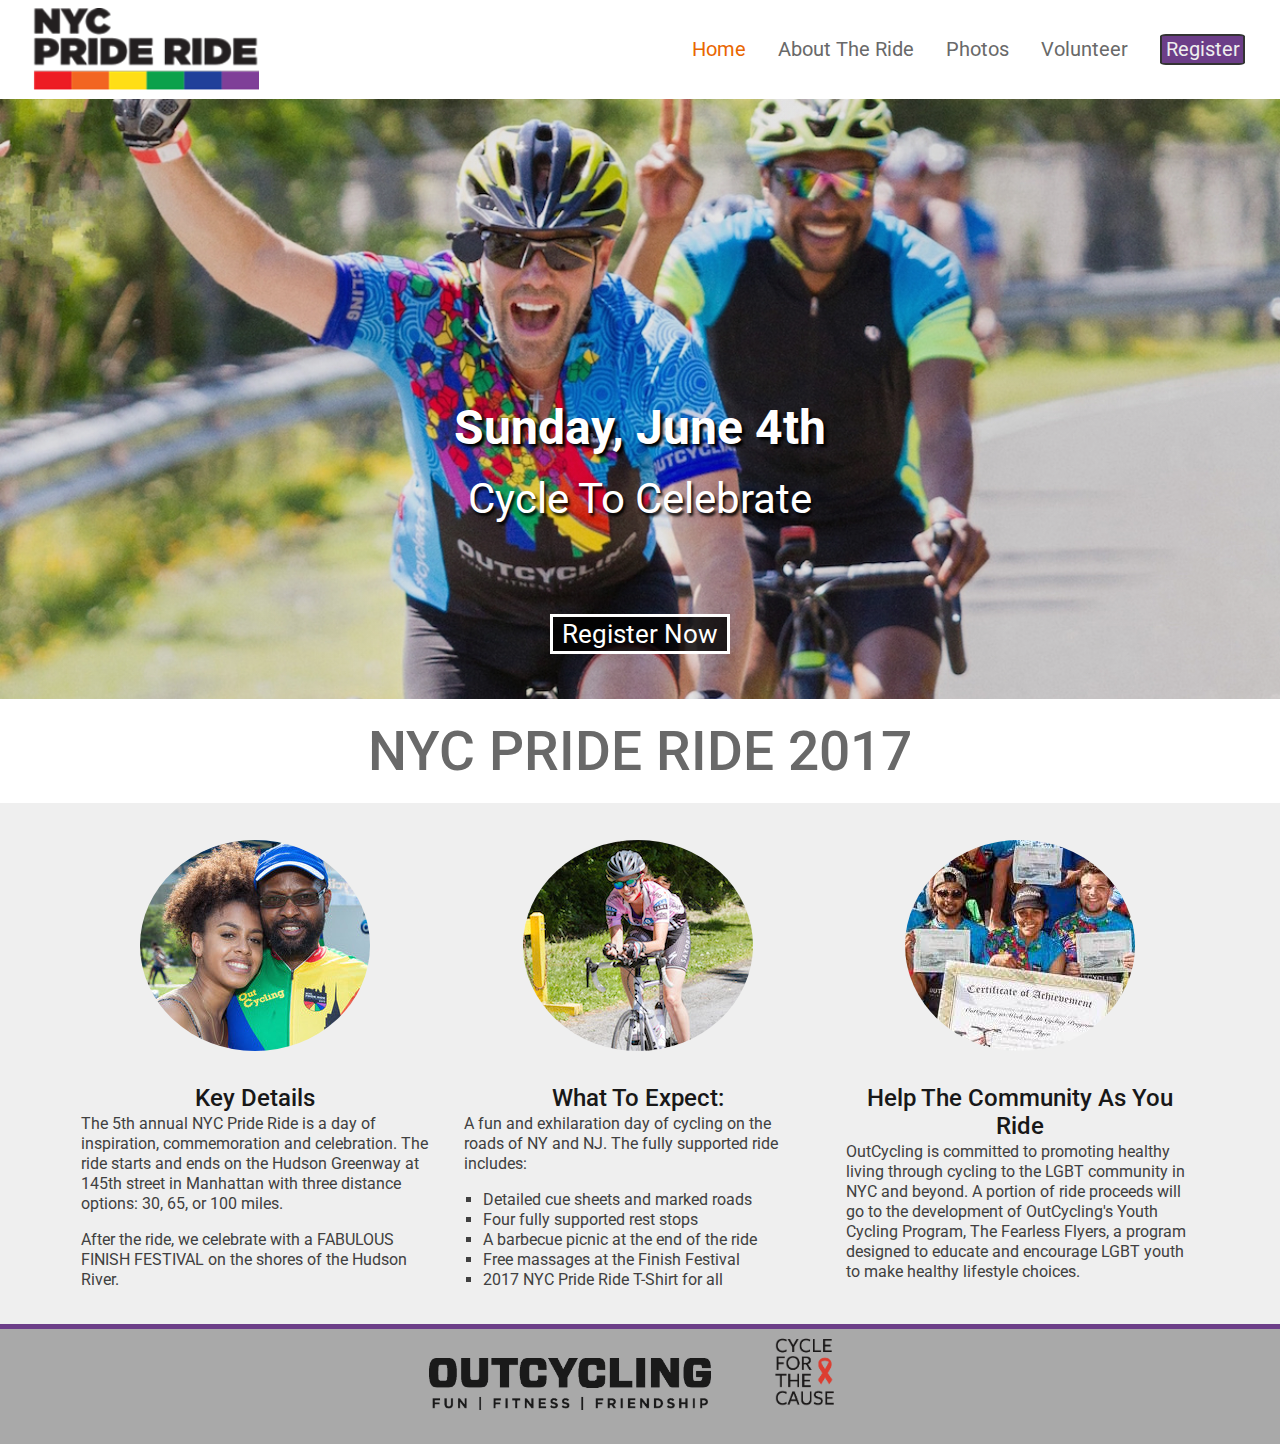
<file: index.html>
<!doctype html>
<html>
    <head>
        <meta charset="utf-8">
        <title>NYC Pride Ride</title>
        <link rel="shortcut icon" href="img/pride1.ico">
        <meta name="viewport" content="width=device-width, initial-scale=1">
        <meta name="viewport" content="width=device-width, initial-scale=1.0, user-scalable=yes" />
        <link rel="stylesheet" href="css/normalize.css">
<link href="https://fonts.googleapis.com/css?family=Roboto:400,500,700" rel="stylesheet">
        <link rel="stylesheet" href="css/main.css">
        
    </head>
    <body id="bodyhome">
    <header id="header" class="clearfix">
        <div id="header-content">
            <a href="/"><img id="logo" src="img/logo-horizontal%202.png"></a>
            <div id="browser_menu">
                <a href="/" class="subRide selected">Home</a>
                <a href="about.html" class="subRide">About The Ride</a>
                <a href="photos.html" class="subRide photomenu">Photos</a>
                <a href="volunteer.html" class="subRide">Volunteer</a>
                <a href="register.html" class="subRide registerButton">Register</a>
            </div>
        </div>
        <div id="photo_submenu">
            <a href="photos2014.html">2014 Photos</a>
            <a href="photos2015.html">2015 Photos</a>
            <a href="photos2016.html">2016 Photos</a>
        </div>

        <div id="mobile_menu">
            <a href="/" class="subRide selected">Home</a>
            <a href="about.html" class="subRide">About The Ride</a>
            <a href="photos.html" class="subRide mobilephotos">Photos</a>
                <div id="photo_mobilesubmenu">
                    
                    <a href="photos2014.html">2014 Photos</a>
                    <a href="photos2015.html">2015 Photos</a>
                    <a href="photos2016.html">2016 Photos</a>
                        
                </div>
            <a href="volunteer.html" class="subRide">Volunteer</a>
            <a href="register.html" class="subRide">Register</a>
        </div>
         
        <div id="nav_lines">
            <p class="hamburger">
            </p>
        </div>    
    </header>
        <div class="jumbotron">
            
            <p id="sunday">Sunday, June 4th</p>
            <p id="c2c">Cycle To Celebrate</p>
            <div class="buttonx">
                <a href="register.html">Register Now</a>
            </div>
        </div>
        <div id="ky">
            <!--<span id="ky1">NYC PRIDE RIDE 2017</span> -->
            <span id="ky2">NYC PRIDE RIDE 2017 </span> 
            
        </div>
        <div id="lower-home" class="clearfix">
            <div id="photo1">
            <img src="img/Andre.jpg">
                <p class="header">Key Details</p>
                <p>The 5th annual NYC Pride Ride is a day of inspiration, commemoration and celebration. The ride starts and ends on the Hudson Greenway at 145th street in Manhattan with three distance options: 30, 65, or 100 miles.</p>
                <p>After the ride, we celebrate with a FABULOUS FINISH FESTIVAL on the shores of the Hudson River.</p>
            </div>  
            <div id="photo2">
            <img src="img/solo_rider.jpg">
                <p class="header">What To Expect:</p>
                <p>A fun and exhilaration day of cycling on the roads of NY and NJ. The fully supported ride includes:</p>
                <li>Detailed cue sheets and marked roads</li>
                <li>Four fully supported rest stops</li>
                <li>A barbecue picnic at the end of the ride</li> 
                <li>Free massages at the Finish Festival</li>                 
                    
<!--                    thanks to our friends and long-time sponsor, <a target="_blank" style="color:forestgreen" href="http://www.mmxnyc.com/">MMX NYC.</a>-->
                <li>2017 NYC Pride Ride T-Shirt for all</li>
            </div>    
            <div id="photo3">
            <img src="img/flyers_grad.jpg">
                <p class="header">Help The Community As You Ride</p>
                <p>OutCycling is committed to promoting healthy living through cycling to the LGBT community in NYC and beyond. A portion of ride proceeds will go to the development of OutCycling's Youth Cycling Program, The Fearless Flyers, a program designed to educate and encourage LGBT youth to make healthy lifestyle choices.</p>
            </div>
                
        </div>
        
        <div id="logos">
           
            <ul>
<!--                <li><a target="_blank" href="http://www.kindsnacks.com"><img src=img/sponsors/KIND_Logos.png></a></li>-->
<!--                <li><a target="_blank" href="http://www.nextmagazine.com"><img src=img/sponsors/Next-Magazine2.png></a></li>-->
                
<!--                <li><a target="_blank" href="https://gaycenter.org/"><img src=img/sponsors/thecenterlogo.png></a></li>-->
                 
                <li><a target="_blank" href="http://www.outcycling.org"><img src=img/sponsors/OutCyclingLogo.png></a></li>
                
                <li><a target="_blank" href="http://www.cycleforthecause.org"><img src=img/sponsors/cycle4causelogo.png></a></li>
                
<!--                <li><a target="_blank" href="http://www.mmxnyc.com/"><img src=img/sponsors/MMX_Logo.jpg></a></li>                -->
            </ul>    
        </div>
        
        
        
        <script src="https://code.jquery.com/jquery-1.12.3.js"   integrity="sha256-1XMpEtA4eKXNNpXcJ1pmMPs8JV+nwLdEqwiJeCQEkyc="   crossorigin="anonymous"></script>
        <script src="js/app.js"></script> 
        
        
<!--        google analytics below-->
        
        <script>
          (function(i,s,o,g,r,a,m){i['GoogleAnalyticsObject']=r;i[r]=i[r]||function(){
          (i[r].q=i[r].q||[]).push(arguments)},i[r].l=1*new Date();a=s.createElement(o),
          m=s.getElementsByTagName(o)[0];a.async=1;a.src=g;m.parentNode.insertBefore(a,m)
          })(window,document,'script','https://www.google-analytics.com/analytics.js','ga');

          ga('create', 'UA-91481277-1', 'auto');
          ga('send', 'pageview');
        </script>
        
    </body>  
    
    
</html>
</file>
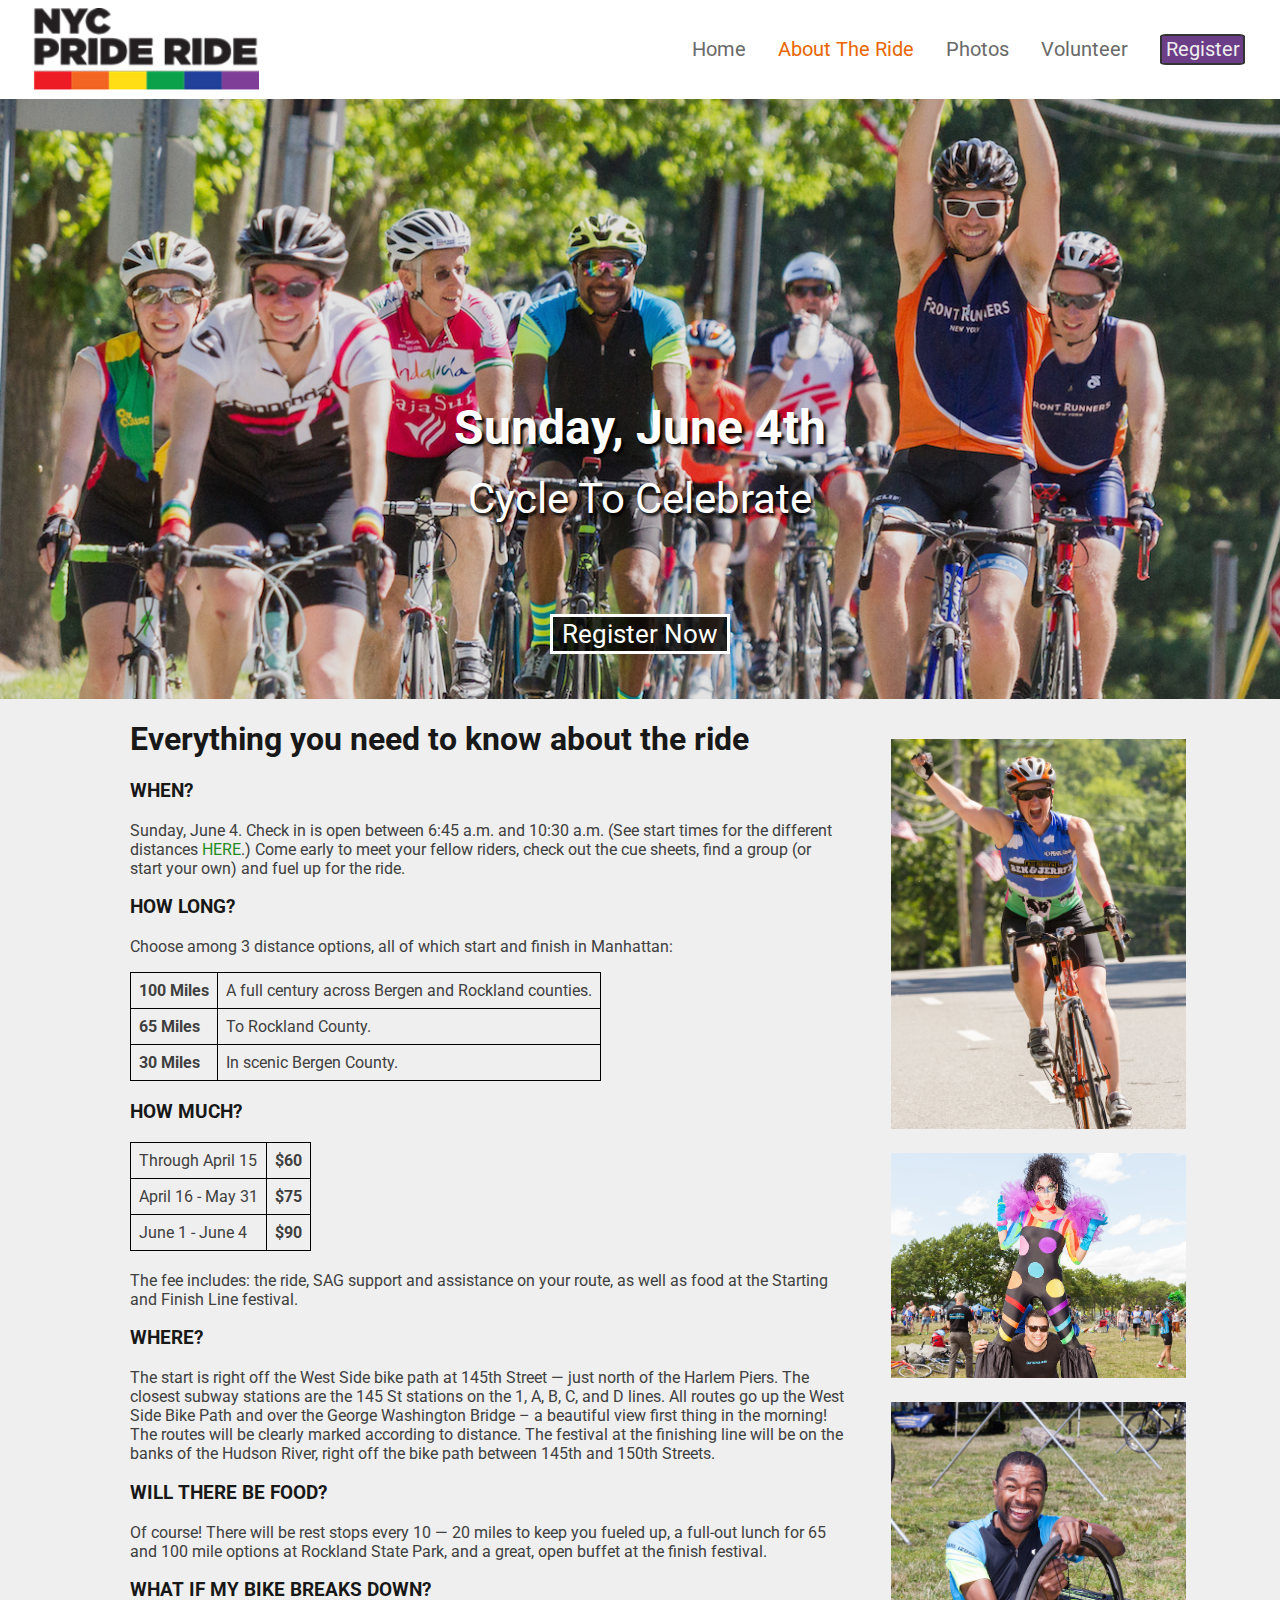
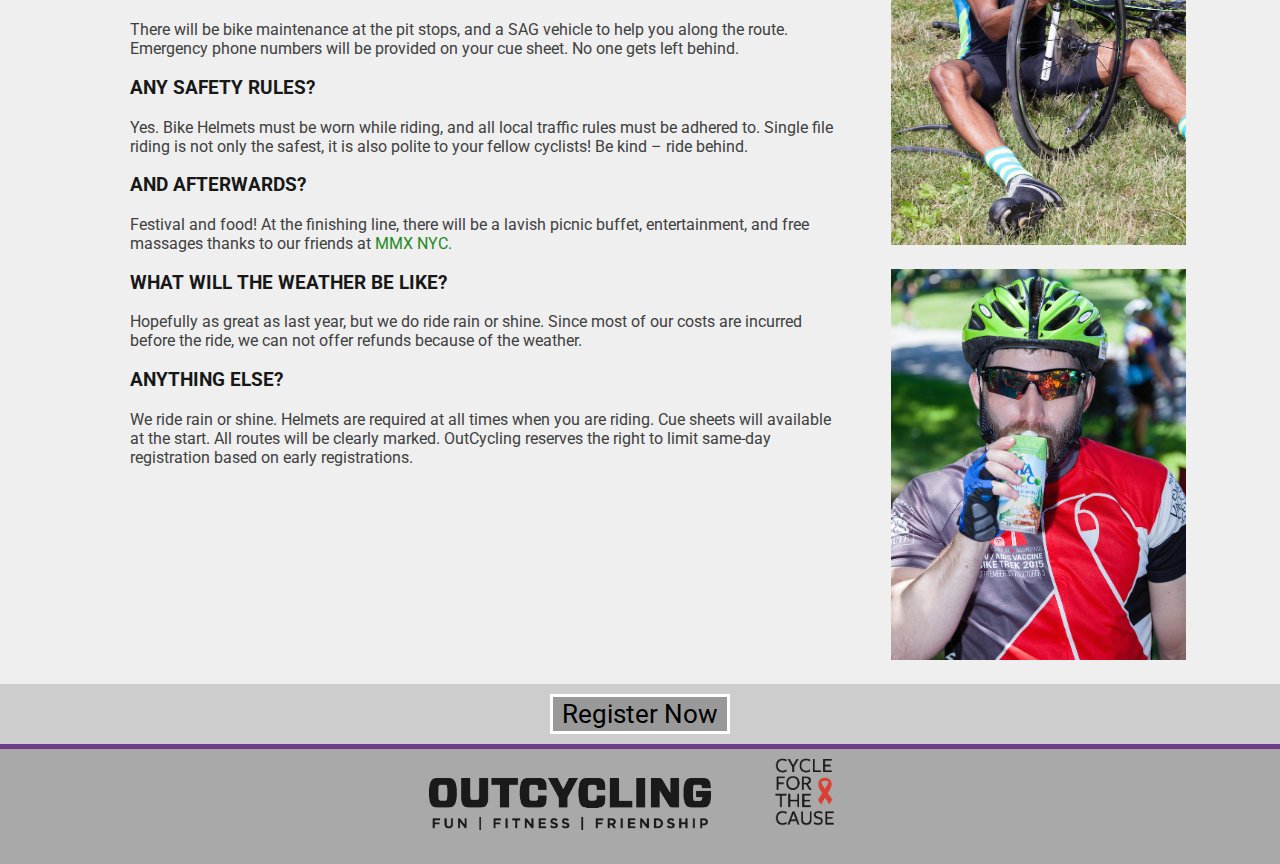
<file: about.html>
<!doctype html>
<html>
    <head>
        <meta charset="utf-8">
        <title>NYC Pride Ride</title>
        <link rel="shortcut icon" href="img/pride1.ico">
        <meta name="viewport" content="width=device-width, initial-scale=1">
        <meta name="viewport" content="width=device-width, initial-scale=1.0, user-scalable=yes" />
        <link rel="stylesheet" href="css/normalize.css">
<link href="https://fonts.googleapis.com/css?family=Roboto:400,500,700" rel="stylesheet">
        <link rel="stylesheet" href="css/main.css">
        
    </head>
    <body id="bodyabout">
    <header id="header" class="clearfix">
        <div id="header-content">
            <a href="/"><img id="logo" src="img/logo-horizontal%202.png"></a>
            <div id="browser_menu">
            <a href="/" class="subRide">Home</a>
            <a href="about.html" class="subRide selected">About The Ride</a>
            <a href="photos.html" class="subRide photomenu">Photos</a>
            <a href="volunteer.html" class="subRide">Volunteer</a>
            <a href="register.html" class="subRide">Register</a>
            </div>
        </div> 
        <div id="photo_submenu">
            <a href="photos2014.html">2014 Photos</a>
            <a href="photos2015.html">2015 Photos</a>
            <a href="photos2016.html">2016 Photos</a>
        </div>
        <div id="mobile_menu">
            <a href="/" class="subRide">Home</a>
            <a href="about.html" class="subRide selected">About The Ride</a>
            <a href="photos.html" class="subRide mobilephotos">Photos</a>
                <div id="photo_mobilesubmenu">
                    
                    <a href="photos2014.html">2014 Photos</a>
                    <a href="photos2015.html">2015 Photos</a>
                    <a href="photos2016.html">2016 Photos</a>
                        
                </div>
            <a href="volunteer.html" class="subRide">Volunteer</a>
            <a href="register.html" class="subRide">Register</a>
        </div>
         
        <div id="nav_lines">
            <p class="hamburger">
            </p>
        </div>    
    </header>
        <div class="jumbotronabout">
            
            <p id="sunday">Sunday, June 4th</p>
            <p id="c2c">Cycle To Celebrate</p>
            <div class="buttonx">
                <a href="register.html">Register Now</a>
            </div>
        </div>
        <div id="lowerAboutPage" class="clearfix">
        <div id="main-content-about">
            <h1 id="headline-about">Everything you need to know about the ride
            </h1>
            <h3>WHEN?</h3>
            <p>Sunday, June 4. Check in is open between 6:45 a.m. and 10:30 a.m. (See start times for the different distances <a target="_blank" style="color: forestgreen" href="start_times.html">HERE</a>.) Come early to meet your fellow riders, check out the cue sheets, find a group (or start your own) and fuel up for the ride.</p>
            
            <h3>HOW LONG?</h3>
            <p>Choose among 3 distance options, all of which start and finish in Manhattan:</p>
            <table>
            <tr>
                <th>100 Miles</th>
                <td>A full century across Bergen and Rockland counties.</td>
            </tr>
            <tr>
                <th>65 Miles</th>
                <td>To Rockland County.</td>
            </tr>
            <tr>
                <th>30 Miles</th>
                <td>In scenic Bergen County.</td>
            </tr>                
            </table>
    
            <h3>HOW MUCH?</h3>
            
            <table>
            <tr>
                <td>Through April 15</td>
                <th>$60</th>
            </tr>
            <tr>
                <td>April 16 - May 31</td>
                <th>$75</th>
            </tr>
            <tr>
                <td>June 1 - June 4</td>
                <th>$90</th>
            </tr>                
            </table>
            
            <p>The fee includes: the ride, SAG support and assistance on your route, as well as food at the Starting and Finish Line festival.</p>

        
            <h3>WHERE?</h3>
                <p>The start is right off the West Side bike path at 145th Street — just north of the Harlem Piers. The closest subway stations are the 145 St stations on the 1, A, B, C, and D lines. All routes go up the West Side Bike Path and over the George Washington Bridge – a beautiful view first thing in the morning! The routes will be clearly marked according to distance. The festival at the finishing line will be on the banks of the Hudson River, right off the bike path between 145th and 150th Streets.
                </p>
        
            <h3>WILL THERE BE FOOD?</h3>
                <p>Of course! There will be rest stops every 10 — 20 miles to keep you fueled up, a full-out lunch for 65 and 100 mile options at Rockland State Park,  and a great, open buffet at the finish festival.</p>
 
            <h3>WHAT IF MY BIKE BREAKS DOWN?</h3>
                <p>There will be bike maintenance at the pit stops, and a SAG vehicle to help you along the route. Emergency phone numbers will be provided on your cue sheet. No one gets left behind.</p>
            
            <h3>ANY SAFETY RULES?</h3>
                <p>Yes. Bike Helmets must be worn while riding, and all local traffic rules must be adhered to. Single file riding is not only the safest, it is also polite to your fellow cyclists! Be kind – ride behind.</p>
 
            <h3>AND AFTERWARDS?</h3>
            <p>Festival and food! At the finishing line, there will be a lavish picnic buffet, entertainment, and free massages thanks to our friends at <a target="_blank" style="color: forestgreen" href="http://www.mmxnyc.com/">MMX NYC.</a></p>
 
            <h3>WHAT WILL THE WEATHER BE LIKE?</h3>
                <p>Hopefully as great as last year, but we do ride rain or shine. Since most of our costs are incurred before the ride, we can not offer refunds because of the weather.</p>
 
            <h3>ANYTHING ELSE?</h3>
                <p>We ride rain or shine.
                Helmets are required at all times when you are riding.
                Cue sheets will available at the start.
                All routes will be clearly marked.
                OutCycling reserves the right to limit same-day registration based on early registrations.</p>
            
        </div>
            
             
        
        <div id="aboutPhotoColumn">
            <img src="img/slides/NYCPR16/160612_3513_barnett.jpg">
            <img src="img/slides/NYCPR16/160612_4086_barnett.jpg">
            <img src="img/slides/NYCPR16/160612_3938_barnett.jpg">
            <img src="img/slides/NYCPR16/160612_3872_barnett.jpg">
        </div>
      </div> <!-- lowerAboutPage -->
        
        <div id="lower-button"> 
            <div class="button2">
               <a href="register.html">Register Now</a>
            </div>
        </div>
        
        <div id="logos">
          
            <ul>
<!--                <li><a target="_blank" href="http://www.kindsnacks.com"><img src=img/sponsors/KIND_Logos.png></a></li>-->
<!--                <li><a target="_blank" href="http://www.nextmagazine.com"><img src=img/sponsors/Next-Magazine2.png></a></li>-->
                 
<!--                <li><a target="_blank" href="https://gaycenter.org/"><img src=img/sponsors/thecenterlogo.png></a></li>-->
                 
                <li><a target="_blank" href="http://www.outcycling.org"><img src=img/sponsors/OutCyclingLogo.png></a></li>
                
                <li><a target="_blank" href="http://www.cycleforthecause.org"><img src=img/sponsors/cycle4causelogo.png></a></li>
                
<!--                <li><a target="_blank" href="http://www.mmxnyc.com/"><img src=img/sponsors/MMX_Logo.jpg></a></li>                -->
            </ul>    
        </div>
        
        
        
        <script src="https://code.jquery.com/jquery-1.12.3.js"   integrity="sha256-1XMpEtA4eKXNNpXcJ1pmMPs8JV+nwLdEqwiJeCQEkyc="   crossorigin="anonymous"></script>
        <script src="js/app.js"></script>

<!--        google analytics below-->
        
        <script>
          (function(i,s,o,g,r,a,m){i['GoogleAnalyticsObject']=r;i[r]=i[r]||function(){
          (i[r].q=i[r].q||[]).push(arguments)},i[r].l=1*new Date();a=s.createElement(o),
          m=s.getElementsByTagName(o)[0];a.async=1;a.src=g;m.parentNode.insertBefore(a,m)
          })(window,document,'script','https://www.google-analytics.com/analytics.js','ga');

          ga('create', 'UA-91481277-1', 'auto');
          ga('send', 'pageview');
        </script>
        
    </body>           
    
    
</html>
</file>
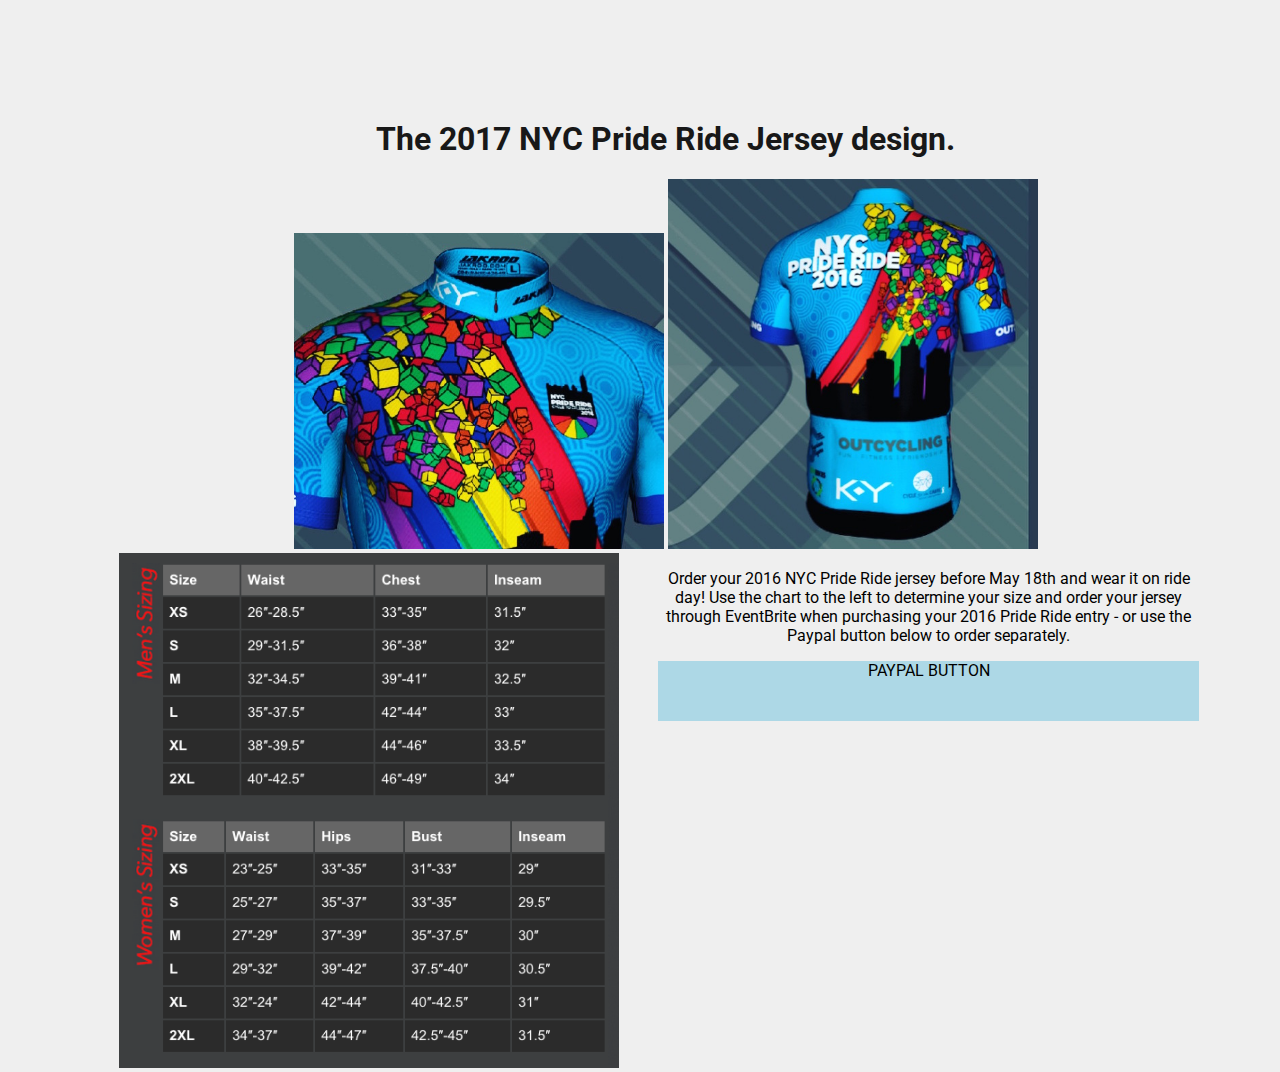
<file: jersey.html>
<!doctype html>
<html>
    <head>
        <meta charset="utf-8">
        <title>NYC Pride Ride</title>
        <link rel="shortcut icon" href="img/pride1.ico">
        <meta name="viewport" content="width=device-width, initial-scale=1">
        <meta name="viewport" content="width=device-width, initial-scale=1.0, user-scalable=yes" />
        <link rel="stylesheet" href="css/normalize.css">
        <link href="https://fonts.googleapis.com/css?family=Roboto:400,500,700" rel="stylesheet">
        <link rel="stylesheet" href="css/main.css">
        
    </head>

<body>
    <div class="main-content-register">
            <h1 id="headline-about">The 2017 NYC Pride Ride Jersey design.
            </h1>
            <div>
                <img class = "large_jersey" src="img/jersey-front.jpeg">
                <img class = "large_jersey" src="img/jersey-back-1.jpeg">
            </div>
            <div id = "sizing" >
                <img  src="img/sizes.png">
            </div>
            <div id="order" class="clearfix">
                <p>Order your 2016 NYC Pride Ride jersey before May 18th and wear it on ride day! Use the chart to the left to determine your size and order your jersey through EventBrite when purchasing your 2016 Pride Ride entry - or use the Paypal button below to order separately.</p>
            
                
                <div id="paypal">
                    <p>PAYPAL BUTTON</p>
                </div>
            </div>
            
        </div>
</body>
</file>
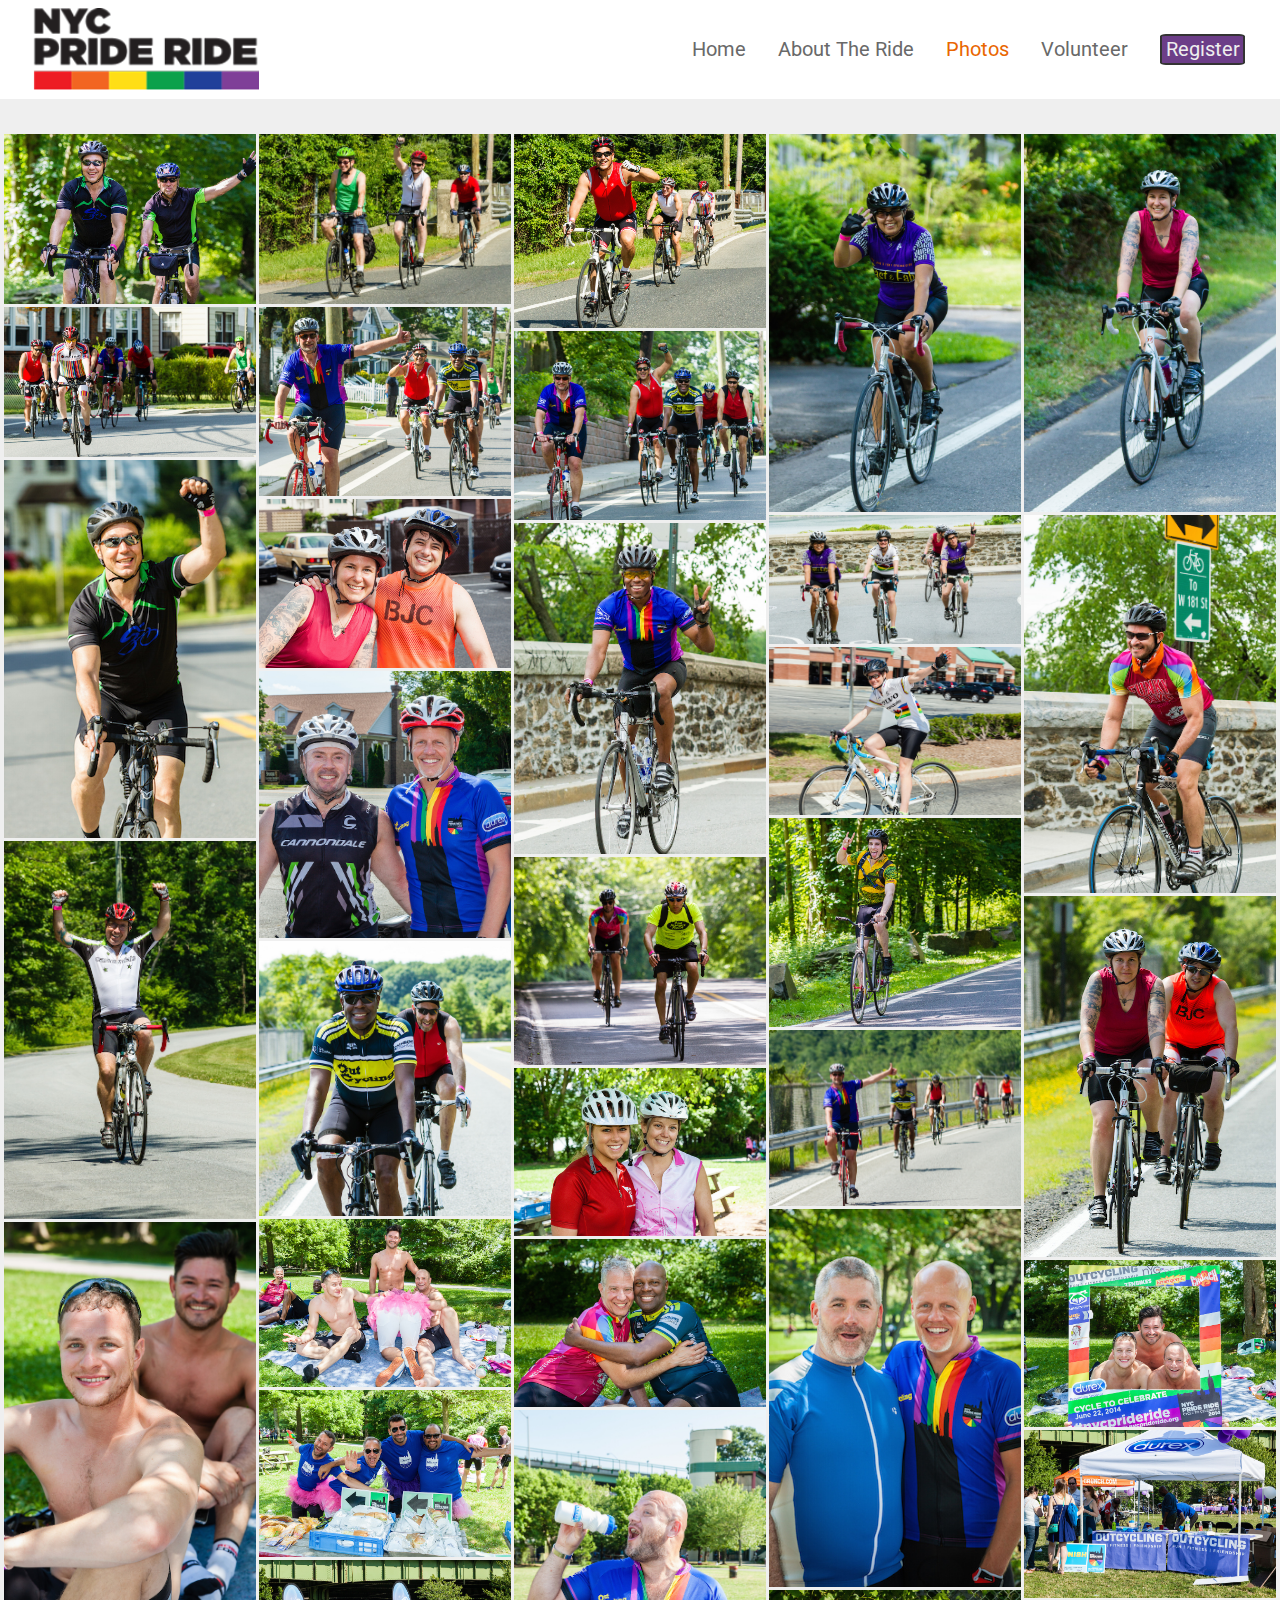
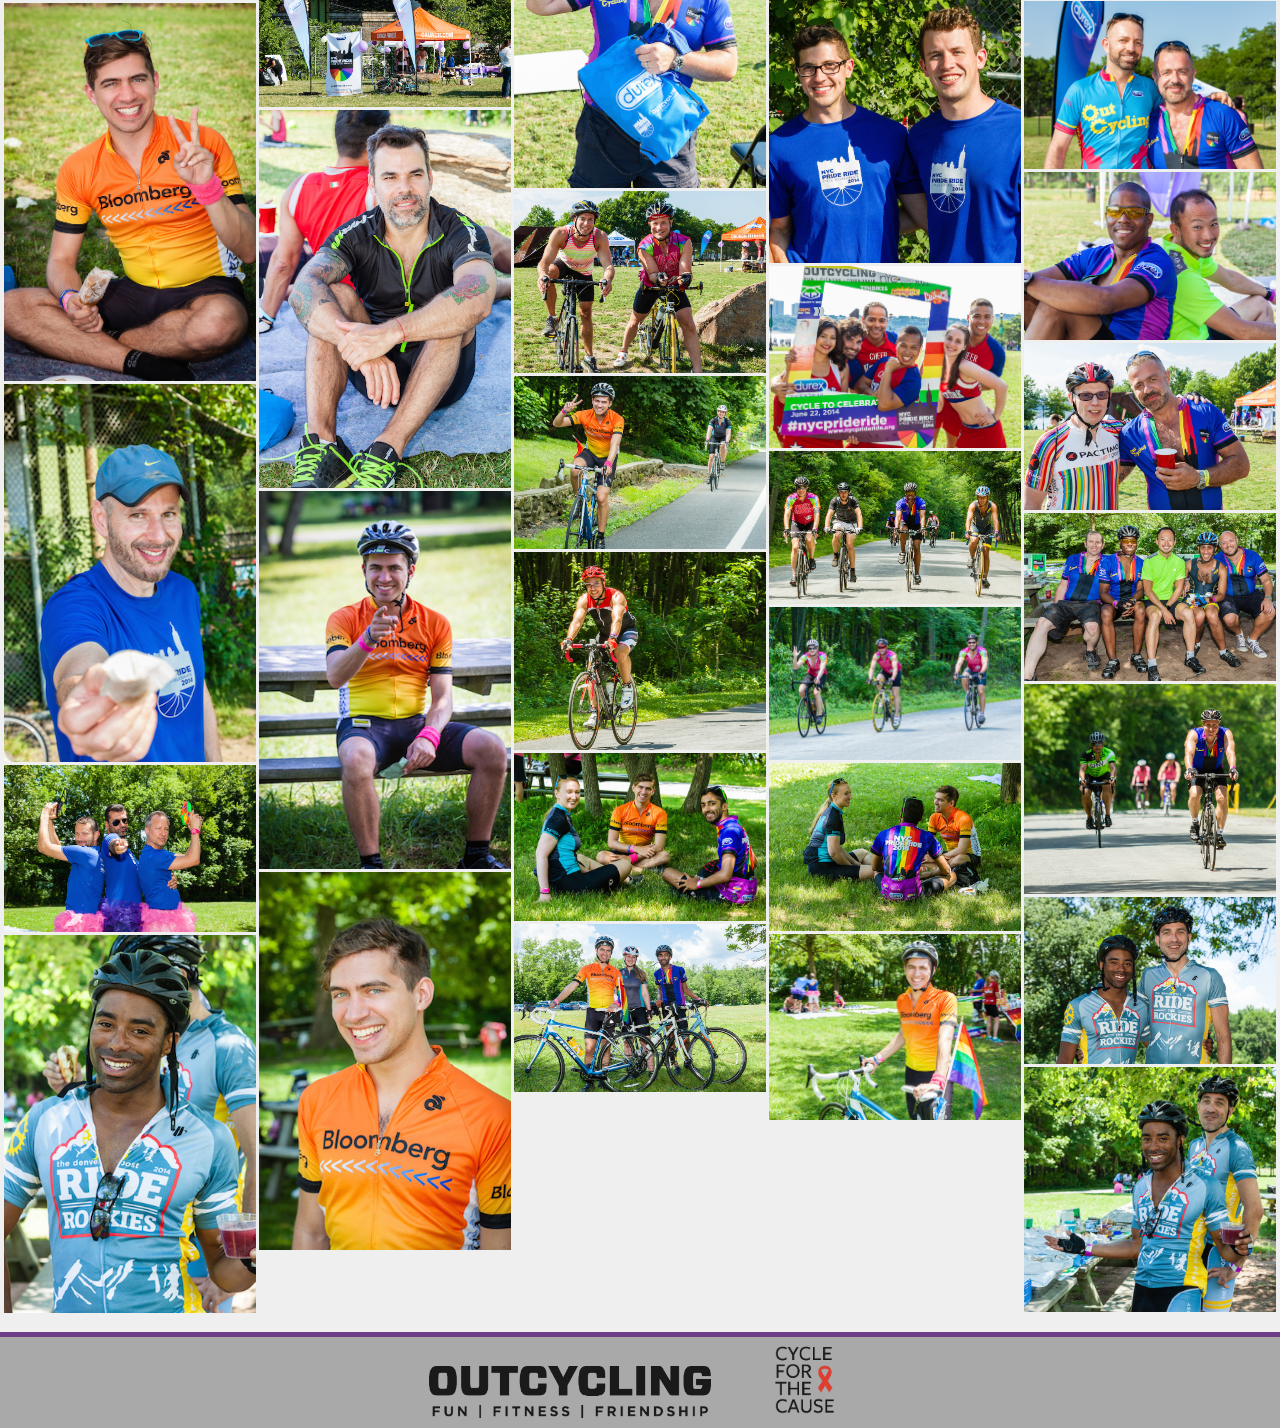
<file: photos2014.html>
<!doctype html>
<html>
    <head>
        <meta charset="utf-8">
        <title>NYC Pride Ride</title>
        <link rel="shortcut icon" href="img/pride1.ico">
        <meta name="viewport" content="width=device-width, initial-scale=1">
        <meta name="viewport" content="width=device-width, initial-scale=1.0, user-scalable=yes" />
        <link rel="stylesheet" href="css/normalize.css">
        <script type='text/javascript' src='unitegallery-master/dist/js/jquery-11.0.min.js'></script>	
	   <script type='text/javascript' src='unitegallery-master/dist/js/unitegallery.min.js'></script>	

	   <link rel='stylesheet' href='unitegallery-master/dist/css/unite-gallery.css' type='text/css' />
	
	   <script type='text/javascript' src='unitegallery-master/dist/themes/tiles/ug-theme-tiles.js'></script>

        <link href="https://fonts.googleapis.com/css?family=Roboto:400,500,700" rel="stylesheet">
        
        <link rel="stylesheet" href="css/main.css">
        
    </head>
    <body id="bodyhome">
    <header id="header" class="clearfix">
        <div id="header-content">
            <a href="/"><img id="logo" src="img/logo-horizontal%202.png"></a>
            <div id="browser_menu">
            <a href="/" class="subRide">Home</a>
            <a href="about.html" class="subRide">About The Ride</a>
            <a href="photos.html" class="subRide selected photomenu">Photos</a>
            <a href="volunteer.html" class="subRide">Volunteer</a>
            <a href="register.html" class="subRide">Register</a>
            </div>
        </div> 
        <div id="photo_submenu">
            <a href="photos2014.html" class="selected">2014 Photos</a>
            <a href="photos2015.html">2015 Photos</a>
            <a href="photos2016.html">2016 Photos</a>
        </div>
        <div id="mobile_menu">
            <a href="/" class="subRide">Home</a>
            <a href="about.html" class="subRide">About The Ride</a>
            <a href="photos.html" class="subRide mobilephotos selected">Photos</a>
                <div id="photo_mobilesubmenu">
                    
                    <a href="photos2014.html" class="selected">2014 Photos</a>
                    <a href="photos2015.html">2015 Photos</a>
                    <a href="photos2016.html">2016 Photos</a>
                        
                </div>
            <a href="volunteer.html" class="subRide">Volunteer</a>
            <a href="register.html" class="subRide">Register</a>
        </div>
         
        <div id="nav_lines">
            <p class="hamburger">
            </p>
        </div>    
    </header>
        <!--<div class="jumbotronxxxx">-->

    
        <div id="gallery" style="display:none;">
        <a href="*">
		<img alt="NYC Pride Ride 2014"
		     src="img/slides/NYCPR14/140622_0446_barnett.jpg"
		     data-image="img/slides/NYCPR14/140622_0446_barnett.jpg"
		     data-image-mobile="img/slides/NYCPR14/140622_0446_barnett.jpg"
		     data-thumb-mobile="img/slides/NYCPR14/140622_0446_barnett.jpg"
		     style="display:none">
		</a>     
        <a href="*">
		<img alt="NYC Pride Ride 2014"
		     src="img/slides/NYCPR14/140622_0432_barnett.jpg"
		     data-image="img/slides/NYCPR14/140622_0432_barnett.jpg"
		     data-image-mobile="img/slides/NYCPR14/140622_0432_barnett.jpg"
		     data-thumb-mobile="img/slides/NYCPR14/140622_0432_barnett.jpg"
		     style="display:none">
		</a>     
        <a href="*">
		<img alt="NYC Pride Ride 2014"
		     src="img/slides/NYCPR14/140622_0425_barnett.jpg"
		     data-image="img/slides/NYCPR14/140622_0425_barnett.jpg"
		     data-image-mobile="img/slides/NYCPR14/140622_0425_barnett.jpg"
		     data-thumb-mobile="img/slides/NYCPR14/140622_0425_barnett.jpg"
		     style="display:none">
		</a>     
        <a href="*">
		<img alt="NYC Pride Ride 2014"
		     src="img/slides/NYCPR14/140622_0353_barnett.jpg"
		     data-image="img/slides/NYCPR14/140622_0353_barnett.jpg"
		     data-image-mobile="img/slides/NYCPR14/140622_0353_barnett.jpg"
		     data-thumb-mobile="img/slides/NYCPR14/140622_0353_barnett.jpg"
		     style="display:none">
		</a>     
        <a href="*">
		<img alt="NYC Pride Ride 2014"
		     src="img/slides/NYCPR14/140622_0344_barnett.jpg"
		     data-image="img/slides/NYCPR14/140622_0344_barnett.jpg"
		     data-image-mobile="img/slides/NYCPR14/140622_0344_barnett.jpg"
		     data-thumb-mobile="img/slides/NYCPR14/140622_0344_barnett.jpg"
		     style="display:none">
		</a> 
        <a href="*">
		<img alt="NYC Pride Ride 2014"
		     src="img/slides/NYCPR14/140622_0294_barnett.jpg"
		     data-image="img/slides/NYCPR14/140622_0294_barnett.jpg"
		     data-image-mobile="img/slides/NYCPR14/140622_0294_barnett.jpg"
		     data-thumb-mobile="img/slides/NYCPR14/140622_0294_barnett.jpg"
		     style="display:none">
		</a>
        <a href="*">
		<img alt="NYC Pride Ride 2014"
		     src="img/slides/NYCPR14/140622_0313_barnett.jpg"
		     data-image="img/slides/NYCPR14/140622_0313_barnett.jpg"
		     data-image-mobile="img/slides/NYCPR14/140622_0313_barnett.jpg"
		     data-thumb-mobile="img/slides/NYCPR14/140622_0313_barnett.jpg"
		     style="display:none">
		</a>
        <a href="*">
		<img alt="NYC Pride Ride 2014"
		     src="img/slides/NYCPR14/140622_0318_barnett.jpg"
		     data-image="img/slides/NYCPR14/140622_0318_barnett.jpg"
		     data-image-mobile="img/slides/NYCPR14/140622_0318_barnett.jpg"
		     data-thumb-mobile="img/slides/NYCPR14/140622_0318_barnett.jpg"
		     style="display:none">
		</a>
        <a href="*">
		<img alt="NYC Pride Ride 2014"
		     src="img/slides/NYCPR14/140622_0285_barnett.jpg"
		     data-image="img/slides/NYCPR14/140622_0285_barnett.jpg"
		     data-image-mobile="img/slides/NYCPR14/140622_0285_barnett.jpg"
		     data-thumb-mobile="img/slides/NYCPR14/140622_0285_barnett.jpg"
		     style="display:none">
		</a>
        <a href="*">
		<img alt="NYC Pride Ride 2014"
		     src="img/slides/NYCPR14/140622_0261_barnett.jpg"
		     data-image="img/slides/NYCPR14/140622_0261_barnett.jpg"
		     data-image-mobile="img/slides/NYCPR14/140622_0261_barnett.jpg"
		     data-thumb-mobile="img/slides/NYCPR14/140622_0261_barnett.jpg"
		     style="display:none">
		</a>
        <a href="*">
		<img alt="NYC Pride Ride 2014"
		     src="img/slides/NYCPR14/140622_0250_barnett.jpg"
		     data-image="img/slides/NYCPR14/140622_0250_barnett.jpg"
		     data-image-mobile="img/slides/NYCPR14/140622_0250_barnett.jpg"
		     data-thumb-mobile="img/slides/NYCPR14/140622_0250_barnett.jpg"
		     style="display:none">
		</a>
        <a href="*">
		<img alt="NYC Pride Ride 2014"
		     src="img/slides/NYCPR14/140622_0116_barnett.jpg"
		     data-image="img/slides/NYCPR14/140622_0116_barnett.jpg"
		     data-image-mobile="img/slides/NYCPR14/140622_0116_barnett.jpg"
		     data-thumb-mobile="img/slides/NYCPR14/140622_0116_barnett.jpg"
		     style="display:none">
		</a>
        <a href="*">
		<img alt="NYC Pride Ride 2014"
		     src="img/slides/NYCPR14/140622_0065_barnett.jpg"
		     data-image="img/slides/NYCPR14/140622_0065_barnett.jpg"
		     data-image-mobile="img/slides/NYCPR14/140622_0065_barnett.jpg"
		     data-thumb-mobile="img/slides/NYCPR14/140622_0065_barnett.jpg"
		     style="display:none">
		</a>
        <a href="*">
		<img alt="NYC Pride Ride 2014"
		     src="img/slides/NYCPR14/140622_0606_barnett.jpg"
		     data-image="img/slides/NYCPR14/140622_0606_barnett.jpg"
		     data-image-mobile="img/slides/NYCPR14/140622_0606_barnett.jpg"
		     data-thumb-mobile="img/slides/NYCPR14/140622_0606_barnett.jpg"
		     style="display:none">
		</a>     
        <a href="*">
		<img alt="NYC Pride Ride 2014"
		     src="img/slides/NYCPR14/140622_0516_barnett.jpg"
		     data-image="img/slides/NYCPR14/140622_0516_barnett.jpg"
		     data-image-mobile="img/slides/NYCPR14/140622_0516_barnett.jpg"
		     data-thumb-mobile="img/slides/NYCPR14/140622_0516_barnett.jpg"
		     style="display:none">
		</a>     
        <a href="*">
		<img alt="NYC Pride Ride 2014"
		     src="img/slides/NYCPR14/140622_0453_barnett.jpg"
		     data-image="img/slides/NYCPR14/140622_0453_barnett.jpg"
		     data-image-mobile="img/slides/NYCPR14/140622_0453_barnett.jpg"
		     data-thumb-mobile="img/slides/NYCPR14/140622_0453_barnett.jpg"
		     style="display:none">
		</a>
        <a href="*">
		<img alt="NYC Pride Ride 2014"
		     src="img/slides/NYCPR14/140622_0724_barnett.jpg"
		     data-image="img/slides/NYCPR14/140622_0724_barnett.jpg"
		     data-image-mobile="img/slides/NYCPR14/140622_0724_barnett.jpg"
		     data-thumb-mobile="img/slides/NYCPR14/140622_0724_barnett.jpg"
		     style="display:none">
		</a>     
        <a href="*">
		<img alt="NYC Pride Ride 2014"
		     src="img/slides/NYCPR14/140622_0657_barnett.jpg"
		     data-image="img/slides/NYCPR14/140622_0657_barnett.jpg"
		     data-image-mobile="img/slides/NYCPR14/140622_0657_barnett.jpg"
		     data-thumb-mobile="img/slides/NYCPR14/140622_0657_barnett.jpg"
		     style="display:none">
		</a>     
        <a href="*">
		<img alt="NYC Pride Ride 2014"
		     src="img/slides/NYCPR14/140622_0647_barnett.jpg"
		     data-image="img/slides/NYCPR14/140622_0647_barnett.jpg"
		     data-image-mobile="img/slides/NYCPR14/140622_0647_barnett.jpg"
		     data-thumb-mobile="img/slides/NYCPR14/140622_0647_barnett.jpg"
		     style="display:none">
		</a>     
        <a href="*">
		<img alt="NYC Pride Ride 2014"
		     src="img/slides/NYCPR14/140622_0643_barnett.jpg"
		     data-image="img/slides/NYCPR14/140622_0643_barnett.jpg"
		     data-image-mobile="img/slides/NYCPR14/140622_0643_barnett.jpg"
		     data-thumb-mobile="img/slides/NYCPR14/140622_0643_barnett.jpg"
		     style="display:none">
		</a>     
        <a href="*">
		<img alt="NYC Pride Ride 2014"
		     src="img/slides/NYCPR14/140622_0622_barnett.jpg"
		     data-image="img/slides/NYCPR14/140622_0622_barnett.jpg"
		     data-image-mobile="img/slides/NYCPR14/140622_0622_barnett.jpg"
		     data-thumb-mobile="img/slides/NYCPR14/140622_0622_barnett.jpg"
		     style="display:none">
		</a>
        <a href="*">
		<img alt="NYC Pride Ride 2014"
		     src="img/slides/NYCPR14/140622_0814_barnett.jpg"
		     data-image="img/slides/NYCPR14/140622_0814_barnett.jpg"
		     data-image-mobile="img/slides/NYCPR14/140622_0814_barnett.jpg"
		     data-thumb-mobile="img/slides/NYCPR14/140622_0814_barnett.jpg"
		     style="display:none">
		</a>     
        <a href="*">
		<img alt="NYC Pride Ride 2014"
		     src="img/slides/NYCPR14/140622_0795_barnett.jpg"
		     data-image="img/slides/NYCPR14/140622_0795_barnett.jpg"
		     data-image-mobile="img/slides/NYCPR14/140622_0795_barnett.jpg"
		     data-thumb-mobile="img/slides/NYCPR14/140622_0795_barnett.jpg"
		     style="display:none">
		</a>     
        <a href="*">
		<img alt="NYC Pride Ride 2014"
		     src="img/slides/NYCPR14/140622_0790_barnett.jpg"
		     data-image="img/slides/NYCPR14/140622_0790_barnett.jpg"
		     data-image-mobile="img/slides/NYCPR14/140622_0790_barnett.jpg"
		     data-thumb-mobile="img/slides/NYCPR14/140622_0790_barnett.jpg"
		     style="display:none">
		</a>     
        <a href="*">
		<img alt="NYC Pride Ride 2014"
		     src="img/slides/NYCPR14/140622_0786_barnett.jpg"
		     data-image="img/slides/NYCPR14/140622_0786_barnett.jpg"
		     data-image-mobile="img/slides/NYCPR14/140622_0786_barnett.jpg"
		     data-thumb-mobile="img/slides/NYCPR14/140622_0786_barnett.jpg"
		     style="display:none">
		</a>     
        <a href="*">
		<img alt="NYC Pride Ride 2014"
		     src="img/slides/NYCPR14/140622_0781_barnett.jpg"
		     data-image="img/slides/NYCPR14/140622_0781_barnett.jpg"
		     data-image-mobile="img/slides/NYCPR14/140622_0781_barnett.jpg"
		     data-thumb-mobile="img/slides/NYCPR14/140622_0781_barnett.jpg"
		     style="display:none">
		</a>     
        <a href="*">
		<img alt="NYC Pride Ride 2014"
		     src="img/slides/NYCPR14/140622_0774_barnett.jpg"
		     data-image="img/slides/NYCPR14/140622_0774_barnett.jpg"
		     data-image-mobile="img/slides/NYCPR14/140622_0774_barnett.jpg"
		     data-thumb-mobile="img/slides/NYCPR14/140622_0774_barnett.jpg"
		     style="display:none">
		</a>     
        <a href="*">
		<img alt="NYC Pride Ride 2014"
		     src="img/slides/NYCPR14/140622_0750_barnett.jpg"
		     data-image="img/slides/NYCPR14/140622_0750_barnett.jpg"
		     data-image-mobile="img/slides/NYCPR14/140622_0750_barnett.jpg"
		     data-thumb-mobile="img/slides/NYCPR14/140622_0750_barnett.jpg"
		     style="display:none">
		</a>        
        <a href="*">
		<img alt="NYC Pride Ride 2014"
             src="img/slides/NYCPR14/140622_1288_barnett.jpg"
		     data-image="img/slides/NYCPR14/140622_1288_barnett.jpg"
		     data-image-mobile="img/slides/NYCPR14/140622_1288_barnett.jpg"
		     data-thumb-mobile="img/slides/NYCPR14/140622_1288_barnett.jpg"   
		     style="display:none">
		</a>        
                

        <a href="*">
		<img alt="NYC Pride Ride 2014"
		     src="img/slides/NYCPR14/140622_1283_barnett.jpg"
		     data-image="img/slides/NYCPR14/140622_1283_barnett.jpg"
		     data-image-mobile="img/slides/NYCPR14/140622_1283_barnett.jpg"
		     data-thumb-mobile="img/slides/NYCPR14/140622_1283_barnett.jpg"
		     style="display:none">
		</a>        
                
        <a href="*">
		<img alt="NYC Pride Ride 2014"
		     src="img/slides/NYCPR14/140622_1282_barnett.jpg"
		     data-image="img/slides/NYCPR14/140622_1282_barnett.jpg"
		     data-image-mobile="img/slides/NYCPR14/140622_1282_barnett.jpg"
		     data-thumb-mobile="img/slides/NYCPR14/140622_1282_barnett.jpg"
		     
		     style="display:none">
		</a>        
                
        <a href="*">
		<img alt="NYC Pride Ride 2014"
		     src="img/slides/NYCPR14/140622_1278_barnett.jpg"
		     data-image="img/slides/NYCPR14/140622_1278_barnett.jpg"
		     data-image-mobile="img/slides/NYCPR14/140622_1278_barnett.jpg"
		     data-thumb-mobile="img/slides/NYCPR14/140622_1278_barnett.jpg"
		     
		     style="display:none">
		</a>          
                
        <a href="*">
		<img alt="NYC Pride Ride 2014"
		     src="img/slides/NYCPR14/140622_1263_barnett.jpg"
		     data-image="img/slides/NYCPR14/140622_1263_barnett.jpg"
		     data-image-mobile="img/slides/NYCPR14/140622_1263_barnett.jpg"
		     data-thumb-mobile="img/slides/NYCPR14/140622_1263_barnett.jpg"
		     
		     style="display:none">
		</a>        
                
        <a href="*">
		<img alt="NYC Pride Ride 2014"
		     src="img/slides/NYCPR14/140622_1260_barnett.jpg"
		     data-image="img/slides/NYCPR14/140622_1260_barnett.jpg"
		     data-image-mobile="img/slides/NYCPR14/140622_1260_barnett.jpg"
		     data-thumb-mobile="img/slides/NYCPR14/140622_1260_barnett.jpg"
		     
		     style="display:none">
		</a>
                
        <a href="*">
		<img alt="NYC Pride Ride 2014"
		     src="img/slides/NYCPR14/140622_1247_barnett.jpg"
		     data-image="img/slides/NYCPR14/140622_1247_barnett.jpg"
		     data-image-mobile="img/slides/NYCPR14/140622_1247_barnett.jpg"
		     data-thumb-mobile="img/slides/NYCPR14/140622_1247_barnett.jpg"
		     
		     style="display:none">
		</a>
                
        <a href="*">
		<img alt="NYC Pride Ride 2014"
		     src="img/slides/NYCPR14/140622_1244_barnett.jpg"
		     data-image="img/slides/NYCPR14/140622_1244_barnett.jpg"
		     data-image-mobile="img/slides/NYCPR14/140622_1244_barnett.jpg"
		     data-thumb-mobile="img/slides/NYCPR14/140622_1244_barnett.jpg"
		     
		     style="display:none">
		</a>
                
        <a href="*">
		<img alt="NYC Pride Ride 2014"
		     src="img/slides/NYCPR14/140622_1236_barnett.jpg"
		     data-image="img/slides/NYCPR14/140622_1236_barnett.jpg"
		     data-image-mobile="img/slides/NYCPR14/140622_1236_barnett.jpg"
		     data-thumb-mobile="img/slides/NYCPR14/140622_1236_barnett.jpg"
		     
		     style="display:none">
		</a>        
                
        <a href="*">
		<img alt="NYC Pride Ride 2014"
		     src="img/slides/NYCPR14/140622_1228_barnett.jpg"
		     data-image="img/slides/NYCPR14/140622_1228_barnett.jpg"
		     data-image-mobile="img/slides/NYCPR14/140622_1228_barnett.jpg"
		     data-thumb-mobile="img/slides/NYCPR14/140622_1228_barnett.jpg"
		     
		     style="display:none">
		</a>        
                
                
		<a href="*">
		<img alt="NYC Pride Ride 2014"
		     src="img/slides/NYCPR14/140622_1219_barnett.jpg"
		     data-image="img/slides/NYCPR14/140622_1219_barnett.jpg"
		     data-image-mobile="img/slides/NYCPR14/140622_1219_barnett.jpg"
		     data-thumb-mobile="img/slides/NYCPR14/140622_1219_barnett.jpg"
		     
		     style="display:none">
		</a>
                
        <a href="*">
		<img alt="NYC Pride Ride 2014"
		     src="img/slides/NYCPR14/140622_1150_barnett.jpg"
		     data-image="img/slides/NYCPR14/140622_1150_barnett.jpg"
		     data-image-mobile="img/slides/NYCPR14/140622_1150_barnett.jpg"
		     data-thumb-mobile="img/slides/NYCPR14/140622_1150_barnett.jpg"
		     
		     style="display:none">
		</a>  
                
        <a href="*">
		<img alt="NYC Pride Ride 2014"
		     src="img/slides/NYCPR14/140622_1277_barnett.jpg"
		     data-image="img/slides/NYCPR14/140622_1277_barnett.jpg"
		     data-image-mobile="img/slides/NYCPR14/140622_1277_barnett.jpg"
		     data-thumb-mobile="img/slides/NYCPR14/140622_1277_barnett.jpg"
		     
		     style="display:none">
		</a>        

		<a href="*">
		<img alt="NYC Pride Ride 2014"
		     src="img/slides/NYCPR14/140622_1104_barnett.jpg"
		     data-image="img/slides/NYCPR14/140622_1104_barnett.jpg"
		     data-image-mobile="img/slides/NYCPR14/140622_1104_barnett.jpg"
		     data-thumb-mobile="img/slides/NYCPR14/140622_1104_barnett.jpg"
             style="display:none">
		</a>
                
        <a href="*">
		<img alt="NYC Pride Ride 2014"
		     src="img/slides/NYCPR14/140622_1051_barnett.jpg"
		     data-image="img/slides/NYCPR14/140622_1051_barnett.jpg"
		     data-image-mobile="img/slides/NYCPR14/140622_1051_barnett.jpg"
		     data-thumb-mobile="img/slides/NYCPR14/140622_1051_barnett.jpg"
		     style="display:none">
		</a> 
            
        <a href="*">
		<img alt="NYC Pride Ride 2014"
		     src="img/slides/NYCPR14/140622_1023_barnett.jpg"
		     data-image="img/slides/NYCPR14/140622_1023_barnett.jpg"
		     data-image-mobile="img/slides/NYCPR14/140622_1023_barnett.jpg"
		     data-thumb-mobile="img/slides/NYCPR14/140622_1023_barnett.jpg"
		     style="display:none">
		</a> 
                
        <a href="*">
		<img alt="NYC Pride Ride 2014"
		     src="img/slides/NYCPR14/140622_1003_barnett.jpg"
		     data-image="img/slides/NYCPR14/140622_1003_barnett.jpg"
		     data-image-mobile="img/slides/NYCPR14/140622_1003_barnett.jpg"
		     data-thumb-mobile="img/slides/NYCPR14/140622_1003_barnett.jpg"
		     style="display:none">
		</a>    
                
        <a href="*">
		<img alt="NYC Pride Ride 2014"
		     src="img/slides/NYCPR14/140622_0967_barnett.jpg"
		     data-image="img/slides/NYCPR14/140622_0967_barnett.jpg"
		     data-image-mobile="img/slides/NYCPR14/140622_0967_barnett.jpg"
		     data-thumb-mobile="img/slides/NYCPR14/140622_0967_barnett.jpg"
		     style="display:none">
		</a>         
          
        <a href="*">        
        <img alt="NYC Pride Ride 2014"
		     src="img/slides/NYCPR14/140622_0937_barnett.jpg"
		     data-image="img/slides/NYCPR14/140622_0937_barnett.jpg"
		     data-image-mobile="img/slides/NYCPR14/140622_0937_barnett.jpg"
		     data-thumb-mobile="img/slides/NYCPR14/140622_0937_barnett.jpg"
		     style="display:none">
		</a>        

		<a href="*">
		<img alt="NYC Pride Ride 2014"
		     src="img/slides/NYCPR14/140622_0887_barnett.jpg"
		     data-image="img/slides/NYCPR14/140622_0887_barnett.jpg"
		     data-image-mobile="img/slides/NYCPR14/140622_0887_barnett.jpg"
		     data-thumb-mobile="img/slides/NYCPR14/140622_0887_barnett.jpg"
		     style="display:none">
		</a>

		<a href="*">
		<img alt="NYC Pride Ride 2014"
		     src="img/slides/NYCPR14/140622_0884_barnett.jpg"
		     data-image="img/slides/NYCPR14/140622_0884_barnett.jpg"
		     data-image-mobile="img/slides/NYCPR14/140622_0884_barnett.jpg"
		     data-thumb-mobile="img/slides/NYCPR14/140622_0884_barnett.jpg"
		     style="display:none">
		</a>
                
		<a href="*">
		<img alt="NYC Pride Ride 2014"
		     src="img/slides/NYCPR14/140622_0869_barnett.jpg"
		     data-image="img/slides/NYCPR14/140622_0869_barnett.jpg"
		     data-image-mobile="img/slides/NYCPR14/140622_0869_barnett.jpg"
		     data-thumb-mobile="img/slides/NYCPR14/140622_0869_barnett.jpg"
		     style="display:none">
		</a>

		<a href="*">
		<img alt="NYC Pride Ride 2014"
		     src="img/slides/NYCPR14/140622_0859_barnett.jpg"
		     data-image="img/slides/NYCPR14/140622_0859_barnett.jpg"
		     data-image-mobile="img/slides/NYCPR14/140622_0859_barnett.jpg"
		     data-thumb-mobile="img/slides/NYCPR14/140622_0859_barnett.jpg"
		     style="display:none">
		</a>

		<a href="*">
		<img alt="NYC Pride Ride 2014"
		     src="img/slides/NYCPR14/140622_0843_barnett.jpg"
		     data-image="img/slides/NYCPR14/140622_0843_barnett.jpg"
		     data-image-mobile="img/slides/NYCPR14/140622_0843_barnett.jpg"
		     data-thumb-mobile="img/slides/NYCPR14/140622_0843_barnett.jpg"
		     style="display:none">
		</a>
              
        <a href="*">
		<img alt="NYC Pride Ride 2014"
		     src="img/slides/NYCPR14/140622_0833_barnett.jpg"
		     data-image="img/slides/NYCPR14/140622_0833_barnett.jpg"
		     data-image-mobile="img/slides/NYCPR14/140622_0833_barnett.jpg"
		     data-thumb-mobile="img/slides/NYCPR14/140622_0833_barnett.jpg"
		     style="display:none">
		</a>
        <a href="*">
		<img alt="NYC Pride Ride 2014"
		     src="img/slides/NYCPR14/140622_0830_barnett.jpg"
		     data-image="img/slides/NYCPR14/140622_0830_barnett.jpg"
		     data-image-mobile="img/slides/NYCPR14/140622_0830_barnett.jpg"
		     data-thumb-mobile="img/slides/NYCPR14/140622_0830_barnett.jpg"
		     style="display:none">
		</a>     
        <a href="*">
		<img alt="NYC Pride Ride 2014"
		     src="img/slides/NYCPR14/140622_0824_barnett.jpg"
		     data-image="img/slides/NYCPR14/140622_0824_barnett.jpg"
		     data-image-mobile="img/slides/NYCPR14/140622_0824_barnett.jpg"
		     data-thumb-mobile="img/slides/NYCPR14/140622_0824_barnett.jpg"
		     style="display:none">
		</a>     
        <a href="*">
		<img alt="NYC Pride Ride 2014"
		     src="img/slides/NYCPR14/140622_0823_barnett.jpg"
		     data-image="img/slides/NYCPR14/140622_0823_barnett.jpg"
		     data-image-mobile="img/slides/NYCPR14/140622_0823_barnett.jpg"
		     data-thumb-mobile="img/slides/NYCPR14/140622_0823_barnett.jpg"
		     style="display:none">
		</a>     
                    
		</div>
        

<br>

     
        <!--</div>-->
        
   
        <div id="logos">
         
            <ul>
<!--                <li><a target="_blank" href="http://www.kindsnacks.com"><img src=img/sponsors/KIND_Logos.png></a></li>-->
<!--                <li><a target="_blank" href="http://www.nextmagazine.com"><img src=img/sponsors/Next-Magazine2.png></a></li>-->
                 
<!--                <li><a target="_blank" href="https://gaycenter.org/"><img src=img/sponsors/thecenterlogo.png></a></li>-->
                 
                <li><a target="_blank" href="http://www.outcycling.org"><img src=img/sponsors/OutCyclingLogo.png></a></li>
                
                <li><a target="_blank" href="http://www.cycleforthecause.org"><img src=img/sponsors/cycle4causelogo.png></a></li>
                
<!--                <li><a target="_blank" href="http://www.mmxnyc.com/"><img src=img/sponsors/MMX_Logo.jpg></a></li>                -->
            </ul>    
        </div>
        
        
        <script src="js/app.js"></script>
        
        <script type="text/javascript">

            $(document).ready(function(){

                $("#gallery").unitegallery({
                    
                });

            });
		
	   </script>
        
<!--        google analytics below-->
        
        <script>
          (function(i,s,o,g,r,a,m){i['GoogleAnalyticsObject']=r;i[r]=i[r]||function(){
          (i[r].q=i[r].q||[]).push(arguments)},i[r].l=1*new Date();a=s.createElement(o),
          m=s.getElementsByTagName(o)[0];a.async=1;a.src=g;m.parentNode.insertBefore(a,m)
          })(window,document,'script','https://www.google-analytics.com/analytics.js','ga');

          ga('create', 'UA-91481277-1', 'auto');
          ga('send', 'pageview');
        </script>        
        
    </body>  
    
    
</html>
</file>
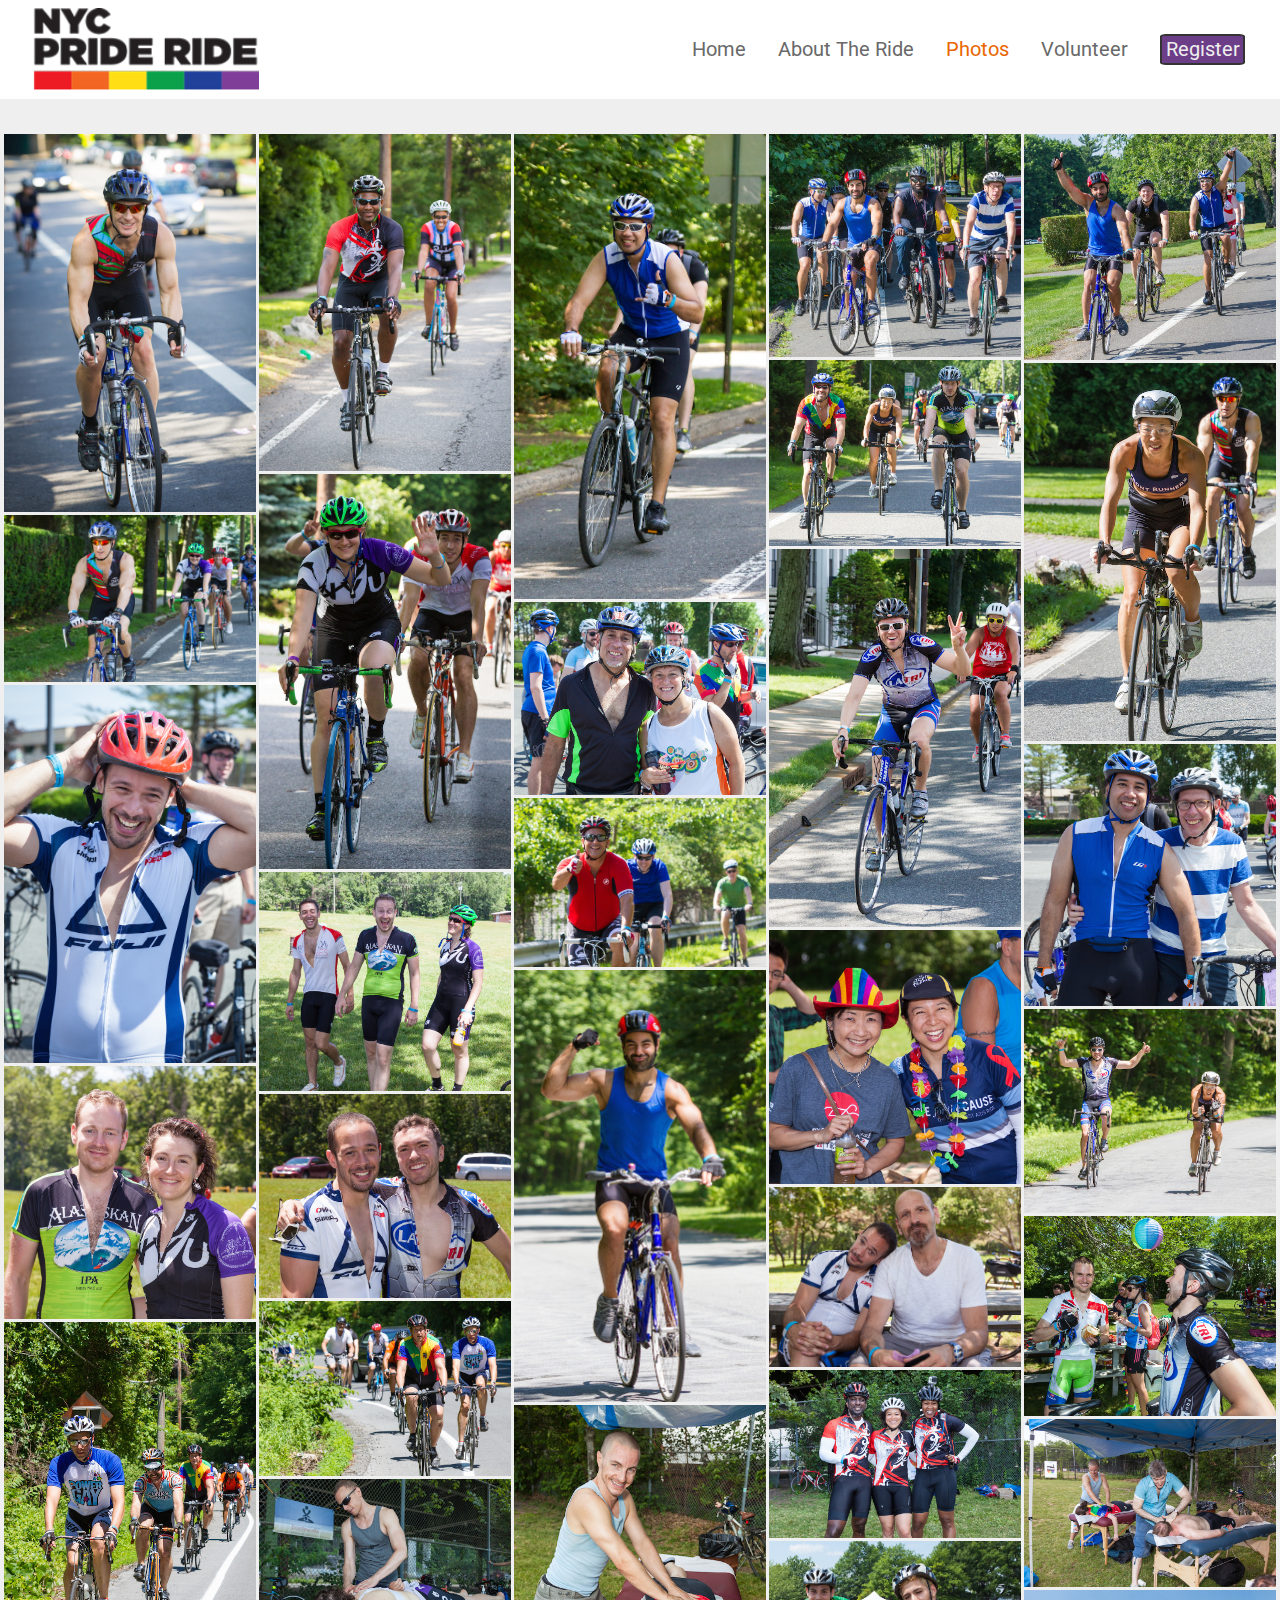
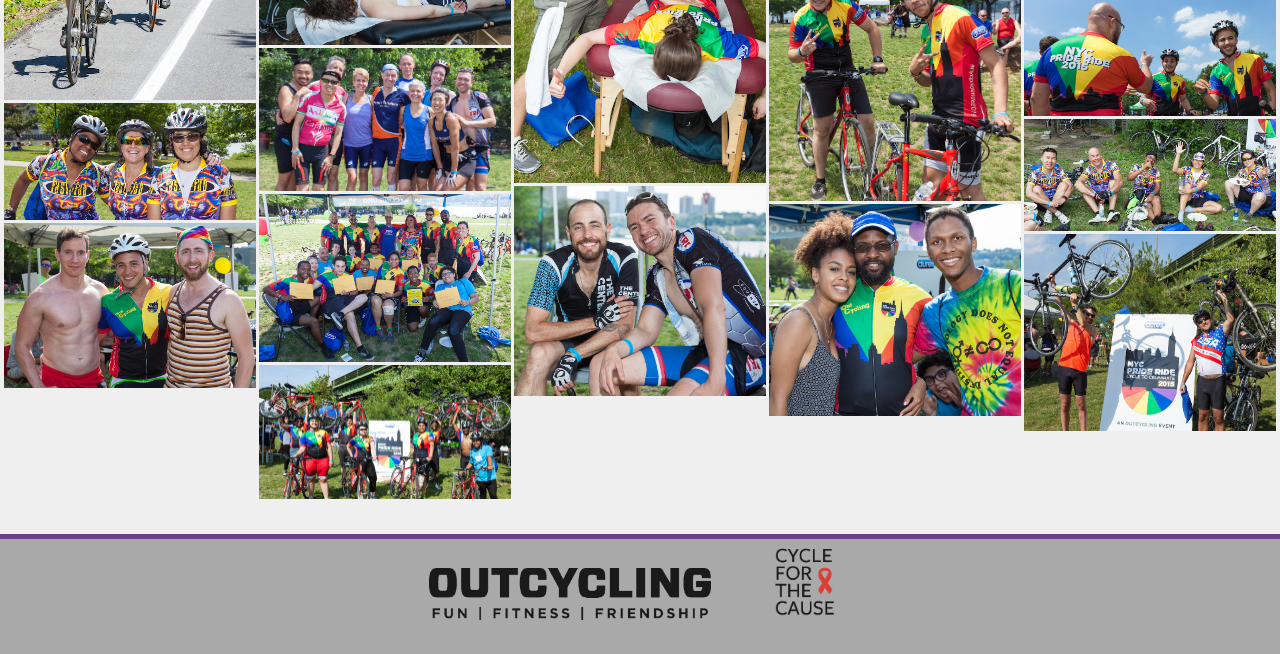
<file: photos2015.html>
<!doctype html>
<html>
    <head>
        <meta charset="utf-8">
        <title>NYC Pride Ride</title>
        <link rel="shortcut icon" href="img/pride1.ico">
        <meta name="viewport" content="width=device-width, initial-scale=1">
        <meta name="viewport" content="width=device-width, initial-scale=1.0, user-scalable=yes" />
        <link rel="stylesheet" href="css/normalize.css">
        <script type='text/javascript' src='unitegallery-master/dist/js/jquery-11.0.min.js'></script>	
	   <script type='text/javascript' src='unitegallery-master/dist/js/unitegallery.min.js'></script>	

	   <link rel='stylesheet' href='unitegallery-master/dist/css/unite-gallery.css' type='text/css' />
	
	   <script type='text/javascript' src='unitegallery-master/dist/themes/tiles/ug-theme-tiles.js'></script>

        <link href="https://fonts.googleapis.com/css?family=Roboto:400,500,700" rel="stylesheet">
        
        <link rel="stylesheet" href="css/main.css">
        
    </head>
    <body id="bodyhome">
    <header id="header" class="clearfix">
        <div id="header-content">
            <a href="/"><img id="logo" src="img/logo-horizontal%202.png"></a>
            <div id="browser_menu">
            <a href="/" class="subRide">Home</a>
            <a href="about.html" class="subRide">About The Ride</a>
            <a href="photos.html" class="subRide selected photomenu">Photos</a>
            <a href="volunteer.html" class="subRide">Volunteer</a>
            <a href="register.html" class="subRide">Register</a>
            </div>
        </div> 
        <div id="photo_submenu">
            <a href="photos2014.html">2014 Photos</a>
            <a href="photos2015.html" class="selected">2015 Photos</a>
            <a href="photos2016.html">2016 Photos</a>
        </div>

        <div id="mobile_menu">
            <a href="/" class="subRide">Home</a>
            <a href="about.html" class="subRide">About The Ride</a>
            <a href="photos.html" class="subRide mobilephotos selected">Photos</a>
                <div id="photo_mobilesubmenu">
                    
                    <a href="photos2014.html">2014 Photos</a>
                    <a href="photos2015.html" class="selected">2015 Photos</a>
                    <a href="photos2016.html">2016 Photos</a>
                        
                </div>
            <a href="volunteer.html" class="subRide">Volunteer</a>
            <a href="register.html" class="subRide">Register</a>
        </div>
         
        <div id="nav_lines">
            <p class="hamburger">
            </p>
        </div>    
    </header>
        <!--<div class="jumbotronxxxx">-->

    
        <div id="gallery" style="display:none;">         
        <a href="*">
		<img alt="NYC Pride Ride 2015"
		     src="img/slides/NYCPR15/150602_3962_barnett.jpg"
		     data-image="img/slides/NYCPR15/150602_3962_barnett.jpg"
		     data-image-mobile="img/slides/NYCPR15/150602_3962_barnett.jpg"
		     data-thumb-mobile="img/slides/NYCPR15/150602_3962_barnett.jpg"
		     style="display:none">
		</a>     
        <a href="*">
		<img alt="NYC Pride Ride 2015"
		     src="img/slides/NYCPR15/150602_3991_barnett.jpg"
		     data-image="img/slides/NYCPR15/150602_3991_barnett.jpg"
		     data-image-mobile="img/slides/NYCPR15/150602_3991_barnett.jpg"
		     data-thumb-mobile="img/slides/NYCPR15/150602_3991_barnett.jpg"
		     style="display:none">
		</a>
        <a href="*">
		<img alt="NYC Pride Ride 2015"
		     src="img/slides/NYCPR15/150602_4008_barnett.jpg"
		     data-image="img/slides/NYCPR15/150602_4008_barnett.jpg"
		     data-image-mobile="img/slides/NYCPR15/150602_4008_barnett.jpg"
		     data-thumb-mobile="img/slides/NYCPR15/150602_4008_barnett.jpg"
		     style="display:none">
		</a>     
        <a href="*">
		<img alt="NYC Pride Ride 2015"
		     src="img/slides/NYCPR15/150602_4012_barnett.jpg"
		     data-image="img/slides/NYCPR15/150602_4012_barnett.jpg"
		     data-image-mobile="img/slides/NYCPR15/150602_4012_barnett.jpg"
		     data-thumb-mobile="img/slides/NYCPR15/150602_4012_barnett.jpg"
		     style="display:none">
		</a>
        <a href="*">
		<img alt="NYC Pride Ride 2015"
		     src="img/slides/NYCPR15/150602_4018_barnett (1).jpg"
		     data-image="img/slides/NYCPR15/150602_4018_barnett (1).jpg"
		     data-image-mobile="img/slides/NYCPR15/150602_4018_barnett (1).jpg"
		     data-thumb-mobile="img/slides/NYCPR15/150602_4018_barnett (1).jpg"
		     style="display:none">
		</a>     
        <a href="*">
		<img alt="NYC Pride Ride 2015"
		     src="img/slides/NYCPR15/150602_4048_barnett.jpg"
		     data-image="img/slides/NYCPR15/150602_4048_barnett.jpg"
		     data-image-mobile="img/slides/NYCPR15/150602_4048_barnett.jpg"
		     data-thumb-mobile="img/slides/NYCPR15/150602_4048_barnett.jpg"
		     style="display:none">
		</a>
        <a href="*">
		<img alt="NYC Pride Ride 2015"
		     src="img/slides/NYCPR15/150602_4052_barnett.jpg"
		     data-image="img/slides/NYCPR15/150602_4052_barnett.jpg"
		     data-image-mobile="img/slides/NYCPR15/150602_4052_barnett.jpg"
		     data-thumb-mobile="img/slides/NYCPR15/150602_4052_barnett.jpg"
		     style="display:none">
		</a>     
        <a href="*">
		<img alt="NYC Pride Ride 2015"
		     src="img/slides/NYCPR15/150602_4055_barnett.jpg"
		     data-image="img/slides/NYCPR15/150602_4055_barnett.jpg"
		     data-image-mobile="img/slides/NYCPR15/150602_4055_barnett.jpg"
		     data-thumb-mobile="img/slides/NYCPR15/150602_4055_barnett.jpg"
		     style="display:none">
		</a>
        <a href="*">
		<img alt="NYC Pride Ride 2015"
		     src="img/slides/NYCPR15/150602_4059_barnett (1).jpg"
		     data-image="img/slides/NYCPR15/150602_4059_barnett (1).jpg"
		     data-image-mobile="img/slides/NYCPR15/150602_4059_barnett (1).jpg"
		     data-thumb-mobile="img/slides/NYCPR15/150602_4059_barnett (1).jpg"
		     style="display:none">
		</a>     
        <a href="*">
		<img alt="NYC Pride Ride 2015"
		     src="img/slides/NYCPR15/150602_4064_barnett (1).jpg"
		     data-image="img/slides/NYCPR15/150602_4064_barnett (1).jpg"
		     data-image-mobile="img/slides/NYCPR15/150602_4064_barnett (1).jpg"
		     data-thumb-mobile="img/slides/NYCPR15/150602_4064_barnett (1).jpg"
		     style="display:none">
		</a>
        <a href="*">
		<img alt="NYC Pride Ride 2015"
		     src="img/slides/NYCPR15/150602_4123_barnett.jpg"
		     data-image="img/slides/NYCPR15/150602_4123_barnett.jpg"
		     data-image-mobile="img/slides/NYCPR15/150602_4123_barnett.jpg"
		     data-thumb-mobile="img/slides/NYCPR15/150602_4123_barnett.jpg"
		     style="display:none">
		</a>     
        <a href="*">
		<img alt="NYC Pride Ride 2015"
		     src="img/slides/NYCPR15/150602_4133_barnett.jpg"
		     data-image="img/slides/NYCPR15/150602_4133_barnett.jpg"
		     data-image-mobile="img/slides/NYCPR15/150602_4133_barnett.jpg"
		     data-thumb-mobile="img/slides/NYCPR15/150602_4133_barnett.jpg"
		     style="display:none">
		</a>
        <a href="*">
		<img alt="NYC Pride Ride 2015"
		     src="img/slides/NYCPR15/150602_4142_barnett.jpg"
		     data-image="img/slides/NYCPR15/150602_4142_barnett.jpg"
		     data-image-mobile="img/slides/NYCPR15/150602_4142_barnett.jpg"
		     data-thumb-mobile="img/slides/NYCPR15/150602_4142_barnett.jpg"
		     style="display:none">
		</a>     
        <a href="*">
		<img alt="NYC Pride Ride 2015"
		     src="img/slides/NYCPR15/150602_4164_barnett.jpg"
		     data-image="img/slides/NYCPR15/150602_4164_barnett.jpg"
		     data-image-mobile="img/slides/NYCPR15/150602_4164_barnett.jpg"
		     data-thumb-mobile="img/slides/NYCPR15/150602_4164_barnett.jpg"
		     style="display:none">
		</a>
        <a href="*">
		<img alt="NYC Pride Ride 2015"
		     src="img/slides/NYCPR15/150602_4177_barnett.jpg"
		     data-image="img/slides/NYCPR15/150602_4177_barnett.jpg"
		     data-image-mobile="img/slides/NYCPR15/150602_4177_barnett.jpg"
		     data-thumb-mobile="img/slides/NYCPR15/150602_4177_barnett.jpg"
		     style="display:none">
		</a>     
        <a href="*">
		<img alt="NYC Pride Ride 2015"
		     src="img/slides/NYCPR15/150602_4181_barnett.jpg"
		     data-image="img/slides/NYCPR15/150602_4181_barnett.jpg"
		     data-image-mobile="img/slides/NYCPR15/150602_4181_barnett.jpg"
		     data-thumb-mobile="img/slides/NYCPR15/150602_4181_barnett.jpg"
		     style="display:none">
		</a>
        <a href="*">
		<img alt="NYC Pride Ride 2015"
		     src="img/slides/NYCPR15/150602_4224_barnett.jpg"
		     data-image="img/slides/NYCPR15/150602_4224_barnett.jpg"
		     data-image-mobile="img/slides/NYCPR15/150602_4224_barnett.jpg"
		     data-thumb-mobile="img/slides/NYCPR15/150602_4224_barnett.jpg"
		     style="display:none">
		</a>     
        <a href="*">
		<img alt="NYC Pride Ride 2015"
		     src="img/slides/NYCPR15/150602_4233_barnett (1).jpg"
		     data-image="img/slides/NYCPR15/150602_4233_barnett (1).jpg"
		     data-image-mobile="img/slides/NYCPR15/150602_4233_barnett (1).jpg"
		     data-thumb-mobile="img/slides/NYCPR15/150602_4233_barnett (1).jpg"
		     style="display:none">
		</a>
        <a href="*">
		<img alt="NYC Pride Ride 2015"
		     src="img/slides/NYCPR15/150602_4264_barnett.jpg"
		     data-image="img/slides/NYCPR15/150602_4264_barnett.jpg"
		     data-image-mobile="img/slides/NYCPR15/150602_4264_barnett.jpg"
		     data-thumb-mobile="img/slides/NYCPR15/150602_4264_barnett.jpg"
		     style="display:none">
		</a>     
        <a href="*">
		<img alt="NYC Pride Ride 2015"
		     src="img/slides/NYCPR15/150602_4266_barnett (2).jpg"
		     data-image="img/slides/NYCPR15/150602_4266_barnett (2).jpg"
		     data-image-mobile="img/slides/NYCPR15/150602_4266_barnett (2).jpg"
		     data-thumb-mobile="img/slides/NYCPR15/150602_4266_barnett (2).jpg"
		     style="display:none">
		</a>
        <a href="*">
		<img alt="NYC Pride Ride 2015"
		     src="img/slides/NYCPR15/150602_4308_barnett.jpg"
		     data-image="img/slides/NYCPR15/150602_4308_barnett.jpg"
		     data-image-mobile="img/slides/NYCPR15/150602_4308_barnett.jpg"
		     data-thumb-mobile="img/slides/NYCPR15/150602_4308_barnett.jpg"
		     style="display:none">
		</a>     
        <a href="*">
		<img alt="NYC Pride Ride 2015"
		     src="img/slides/NYCPR15/150602_4314_barnett.jpg"
		     data-image="img/slides/NYCPR15/150602_4314_barnett.jpg"
		     data-image-mobile="img/slides/NYCPR15/150602_4314_barnett.jpg"
		     data-thumb-mobile="img/slides/NYCPR15/150602_4314_barnett.jpg"
		     style="display:none">
		</a>
        <a href="*">
		<img alt="NYC Pride Ride 2015"
		     src="img/slides/NYCPR15/150602_4327_barnett (1).jpg"
		     data-image="img/slides/NYCPR15/150602_4327_barnett (1).jpg"
		     data-image-mobile="img/slides/NYCPR15/150602_4327_barnett (1).jpg"
		     data-thumb-mobile="img/slides/NYCPR15/150602_4327_barnett (1).jpg"
		     style="display:none">
		</a>     
        <a href="*">
		<img alt="NYC Pride Ride 2015"
		     src="img/slides/NYCPR15/150602_4332_barnett (1).jpg"
		     data-image="img/slides/NYCPR15/150602_4332_barnett (1).jpg"
		     data-image-mobile="img/slides/NYCPR15/150602_4332_barnett (1).jpg"
		     data-thumb-mobile="img/slides/NYCPR15/150602_4332_barnett (1).jpg"
		     style="display:none">
		</a>    
        <a href="*">
		<img alt="NYC Pride Ride 2015"
		     src="img/slides/NYCPR15/150602_4410_barnett.jpg"
		     data-image="img/slides/NYCPR15/150602_4410_barnett.jpg"
		     data-image-mobile="img/slides/NYCPR15/150602_4410_barnett.jpg"
		     data-thumb-mobile="img/slides/NYCPR15/150602_4410_barnett.jpg"
		     style="display:none">
		</a>     
        <a href="*">
		<img alt="NYC Pride Ride 2015"
		     src="img/slides/NYCPR15/150602_4420_barnett (1).jpg"
		     data-image="img/slides/NYCPR15/150602_4420_barnett (1).jpg"
		     data-image-mobile="img/slides/NYCPR15/150602_4420_barnett (1).jpg"
		     data-thumb-mobile="img/slides/NYCPR15/150602_4420_barnett (1).jpg"
		     style="display:none">
		</a>
        <a href="*">
		<img alt="NYC Pride Ride 2015"
		     src="img/slides/NYCPR15/150602_4422_barnett(1).jpg"
		     data-image="img/slides/NYCPR15/150602_4422_barnett(1).jpg"
		     data-image-mobile="img/slides/NYCPR15/150602_4422_barnett(1).jpg"
		     data-thumb-mobile="img/slides/NYCPR15/150602_4422_barnett(1).jpg"
		     style="display:none">
		</a>     
        <a href="*">
		<img alt="NYC Pride Ride 2015"
		     src="img/slides/NYCPR15/150602_4426_barnett.jpg"
		     data-image="img/slides/NYCPR15/150602_4426_barnett.jpg"
		     data-image-mobile="img/slides/NYCPR15/150602_4426_barnett.jpg"
		     data-thumb-mobile="img/slides/NYCPR15/150602_4426_barnett.jpg"
		     style="display:none">
		</a>
        <a href="*">
		<img alt="NYC Pride Ride 2015"
		     src="img/slides/NYCPR15/150602_4429_barnett.jpg"
		     data-image="img/slides/NYCPR15/150602_4429_barnett.jpg"
		     data-image-mobile="img/slides/NYCPR15/150602_4429_barnett.jpg"
		     data-thumb-mobile="img/slides/NYCPR15/150602_4429_barnett.jpg"
		     style="display:none">
		</a>     
        <a href="*">
		<img alt="NYC Pride Ride 2015"
		     src="img/slides/NYCPR15/150602_4431_barnett.jpg"
		     data-image="img/slides/NYCPR15/150602_4431_barnett.jpg"
		     data-image-mobile="img/slides/NYCPR15/150602_4431_barnett.jpg"
		     data-thumb-mobile="img/slides/NYCPR15/150602_4431_barnett.jpg"
		     style="display:none">
		</a>
        <a href="*">
		<img alt="NYC Pride Ride 2015"
		     src="img/slides/NYCPR15/150602_4473_barnett.jpg"
		     data-image="img/slides/NYCPR15/150602_4473_barnett.jpg"
		     data-image-mobile="img/slides/NYCPR15/150602_4473_barnett.jpg"
		     data-thumb-mobile="img/slides/NYCPR15/150602_4473_barnett.jpg"
		     style="display:none">
		</a>     
        <a href="*">
		<img alt="NYC Pride Ride 2015"
		     src="img/slides/NYCPR15/150602_4514_barnett.jpg"
		     data-image="img/slides/NYCPR15/150602_4514_barnett.jpg"
		     data-image-mobile="img/slides/NYCPR15/150602_4514_barnett.jpg"
		     data-thumb-mobile="img/slides/NYCPR15/150602_4514_barnett.jpg"
		     style="display:none">
		</a>
        <a href="*">
		<img alt="NYC Pride Ride 2015"
		     src="img/slides/NYCPR15/150602_4620_barnett.jpg"
		     data-image="img/slides/NYCPR15/150602_4620_barnett.jpg"
		     data-image-mobile="img/slides/NYCPR15/150602_4620_barnett.jpg"
		     data-thumb-mobile="img/slides/NYCPR15/150602_4620_barnett.jpg"
		     style="display:none">
		</a>     
        <a href="*">
		<img alt="NYC Pride Ride 2015"
		     src="img/slides/NYCPR15/150602_4642_barnett.jpg"
		     data-image="img/slides/NYCPR15/150602_4642_barnett.jpg"
		     data-image-mobile="img/slides/NYCPR15/150602_4642_barnett.jpg"
		     data-thumb-mobile="img/slides/NYCPR15/150602_4642_barnett.jpg"
		     style="display:none">
		</a>
        <a href="*">
		<img alt="NYC Pride Ride 2015"
		     src="img/slides/NYCPR15/150602_4823_barnett.jpg"
		     data-image="img/slides/NYCPR15/150602_4823_barnett.jpg"
		     data-image-mobile="img/slides/NYCPR15/150602_4823_barnett.jpg"
		     data-thumb-mobile="img/slides/NYCPR15/150602_4823_barnett.jpg"
		     style="display:none">
		</a>     
        <a href="*">
		<img alt="NYC Pride Ride 2015"
		     src="img/slides/NYCPR15/150602_4843_barnett (1).jpg"
		     data-image="img/slides/NYCPR15/150602_4843_barnett (1).jpg"
		     data-image-mobile="img/slides/NYCPR15/150602_4843_barnett (1).jpg"
		     data-thumb-mobile="img/slides/NYCPR15/150602_4843_barnett (1).jpg"
		     style="display:none">
		</a>
        <a href="*">
		<img alt="NYC Pride Ride 2015"
		     src="img/slides/NYCPR15/150602_4847_barnett (1).jpg"
		     data-image="img/slides/NYCPR15/150602_4847_barnett (1).jpg"
		     data-image-mobile="img/slides/NYCPR15/150602_4847_barnett (1).jpg"
		     data-thumb-mobile="img/slides/NYCPR15/150602_4847_barnett (1).jpg"
		     style="display:none">
		</a>     
        <a href="*">
		<img alt="NYC Pride Ride 2015"
		     src="img/slides/NYCPR15/150602_4849_barnett.jpg"
		     data-image="img/slides/NYCPR15/150602_4849_barnett.jpg"
		     data-image-mobile="img/slides/NYCPR15/150602_4849_barnett.jpg"
		     data-thumb-mobile="img/slides/NYCPR15/150602_4849_barnett.jpg"
		     style="display:none">
		</a>
        <a href="*">
		<img alt="NYC Pride Ride 2015"
		     src="img/slides/NYCPR15/150602_4852_barnett.jpg"
		     data-image="img/slides/NYCPR15/150602_4852_barnett.jpg"
		     data-image-mobile="img/slides/NYCPR15/150602_4852_barnett.jpg"
		     data-thumb-mobile="img/slides/NYCPR15/150602_4852_barnett.jpg"
		     style="display:none">
		</a>          
                
		</div>
        

<br>

     
        <!--</div>-->
        
      
        <div id="logos">
         
            <ul>
<!--                <li><a target="_blank" href="http://www.kindsnacks.com"><img src=img/sponsors/KIND_Logos.png></a></li>-->
<!--                <li><a target="_blank" href="http://www.nextmagazine.com"><img src=img/sponsors/Next-Magazine2.png></a></li>-->
                 
<!--                <li><a target="_blank" href="https://gaycenter.org/"><img src=img/sponsors/thecenterlogo.png></a></li>-->
                 
                <li><a target="_blank" href="http://www.outcycling.org"><img src=img/sponsors/OutCyclingLogo.png></a></li>
                
                <li><a target="_blank" href="http://www.cycleforthecause.org"><img src=img/sponsors/cycle4causelogo.png></a></li>
                
<!--                <li><a target="_blank" href="http://www.mmxnyc.com/"><img src=img/sponsors/MMX_Logo.jpg></a></li>                -->
            </ul>    
        </div>
        
        
        <script src="js/app.js"></script>
        
        <script type="text/javascript">

            $(document).ready(function(){

                $("#gallery").unitegallery({
                    
                });

            });
		
	   </script>
        
<!--        google analytics below-->
        
        <script>
          (function(i,s,o,g,r,a,m){i['GoogleAnalyticsObject']=r;i[r]=i[r]||function(){
          (i[r].q=i[r].q||[]).push(arguments)},i[r].l=1*new Date();a=s.createElement(o),
          m=s.getElementsByTagName(o)[0];a.async=1;a.src=g;m.parentNode.insertBefore(a,m)
          })(window,document,'script','https://www.google-analytics.com/analytics.js','ga');

          ga('create', 'UA-91481277-1', 'auto');
          ga('send', 'pageview');
        </script>        
        
    </body>  
    
    
</html>
</file>
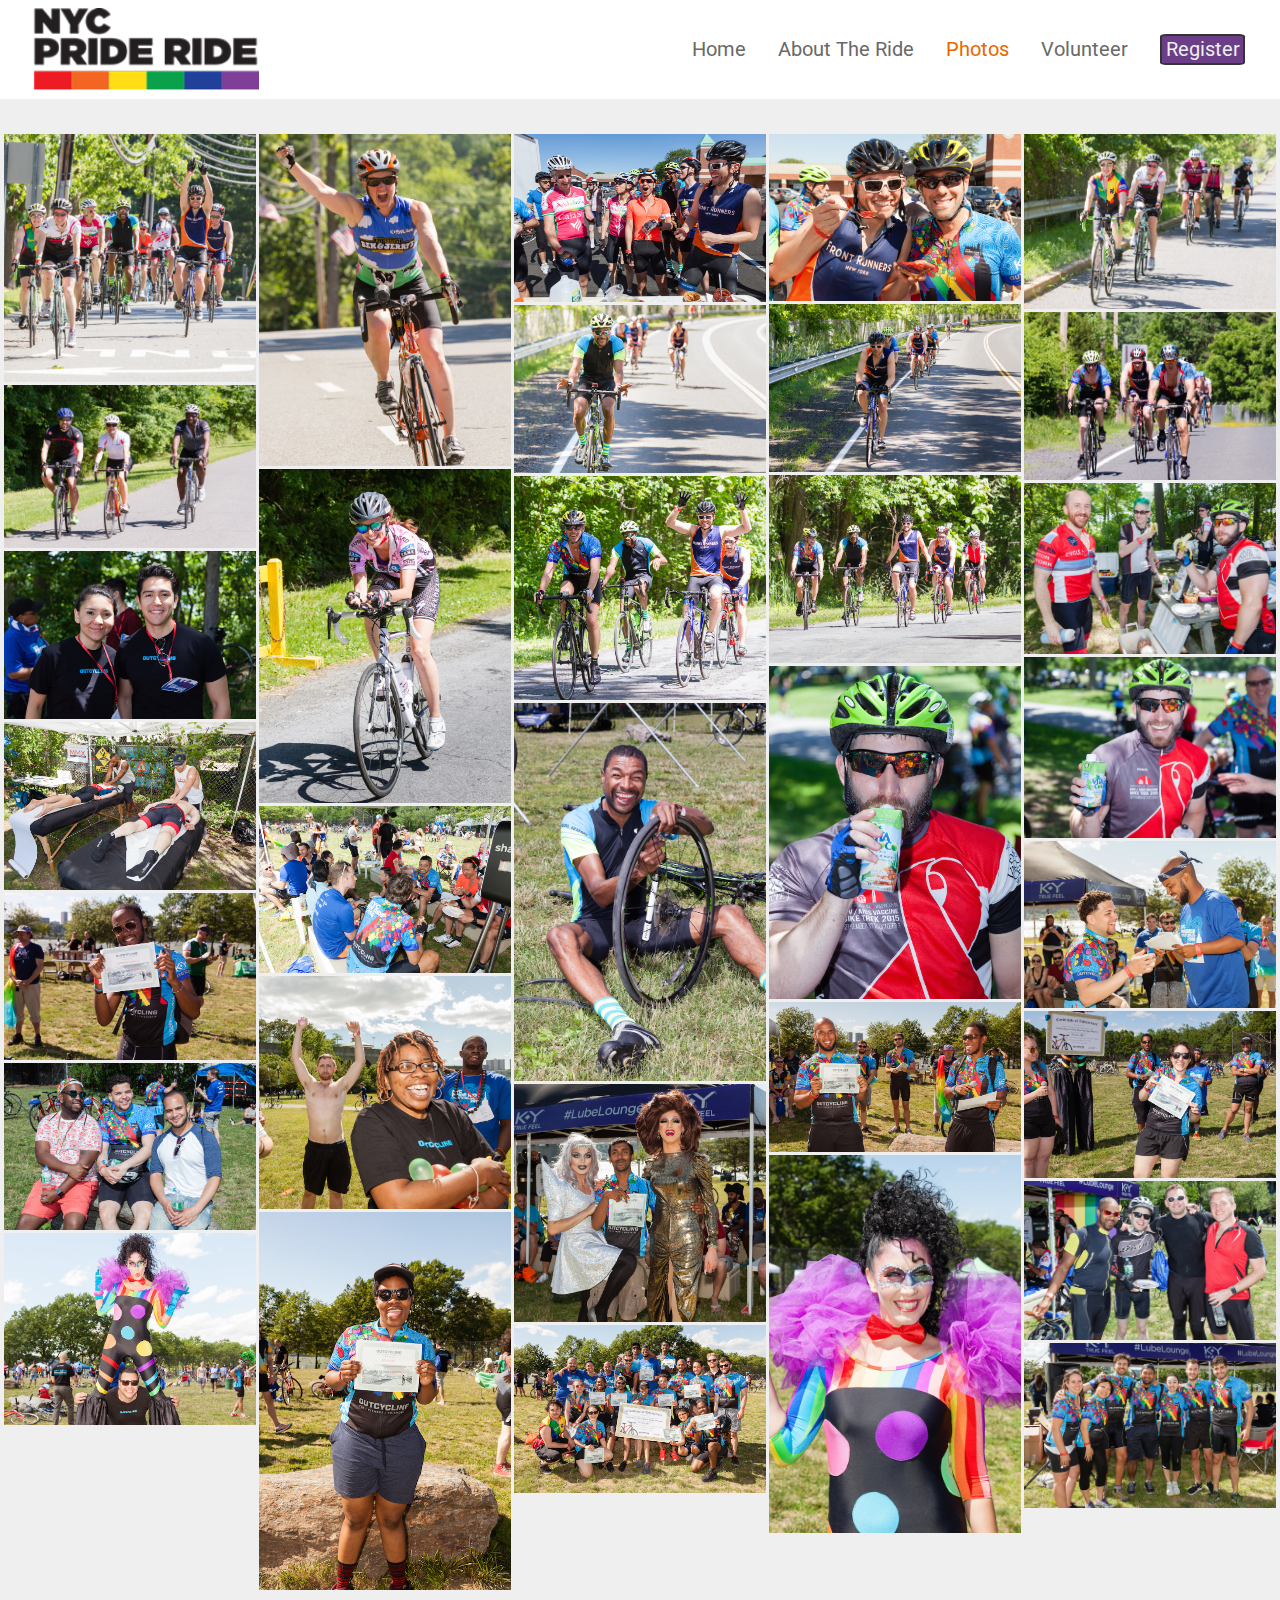
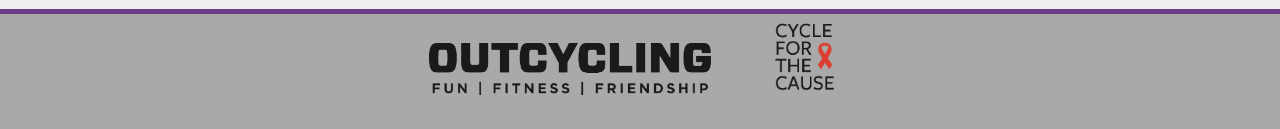
<file: photos2016.html>
<!doctype html>
<html>
    <head>
        <meta charset="utf-8">
        <title>NYC Pride Ride</title>
        <link rel="shortcut icon" href="img/pride1.ico">
        <meta name="viewport" content="width=device-width, initial-scale=1">
        <meta name="viewport" content="width=device-width, initial-scale=1.0, user-scalable=yes" />
        <link rel="stylesheet" href="css/normalize.css">
        <script type='text/javascript' src='unitegallery-master/dist/js/jquery-11.0.min.js'></script>	
	   <script type='text/javascript' src='unitegallery-master/dist/js/unitegallery.min.js'></script>	

	   <link rel='stylesheet' href='unitegallery-master/dist/css/unite-gallery.css' type='text/css' />
	
	   <script type='text/javascript' src='unitegallery-master/dist/themes/tiles/ug-theme-tiles.js'></script>

<link href="https://fonts.googleapis.com/css?family=Roboto:400,500,700" rel="stylesheet">
        <link rel="stylesheet" href="css/main.css">
        
    </head>
    <body id="bodyhome">
    <header id="header" class="clearfix">
        <div id="header-content">
            <a href="/"><img id="logo" src="img/logo-horizontal%202.png"></a>
            <div id="browser_menu">
            <a href="/" class="subRide">Home</a>
            <a href="about.html" class="subRide">About The Ride</a>
            <a href="photos.html" class="subRide selected photomenu">Photos</a>
            <a href="volunteer.html" class="subRide">Volunteer</a>
            <a href="register.html" class="subRide">Register</a>
            </div>
        </div> 
        <div id="photo_submenu">
            <a href="photos2014.html">2014 Photos</a>
            <a href="photos2015.html">2015 Photos</a>
            <a href="photos2016.html" class="selected">2016 Photos</a>
        </div>

        <div id="mobile_menu">
            <a href="/" class="subRide">Home</a>
            <a href="about.html" class="subRide">About The Ride</a>
            <a href="photos.html" class="subRide mobilephotos selected">Photos</a>
                <div id="photo_mobilesubmenu">
                    
                    <a href="photos2014.html">2014 Photos</a>
                    <a href="photos2015.html">2015 Photos</a>
                    <a href="photos2016.html" class="selected">2016 Photos</a>
                        
                </div>
            <a href="volunteer.html" class="subRide">Volunteer</a>
            <a href="register.html" class="subRide">Register</a>
        </div>
         
        <div id="nav_lines">
            <p class="hamburger">
            </p>
        </div>    
    </header>
        <!--<div class="jumbotronxxxx">-->

    
			<div id="gallery" style="display:none;">
                
        <a href="*">
		<img alt="NYC Pride Ride 2016"
		     src="img/slides/NYCPR16/160612_3488_barnett.jpg"
		     data-image="img/slides/NYCPR16/160612_3488_barnett.jpg"
		     data-image-mobile="img/slides/NYCPR16/160612_3488_barnett.jpg"
		     data-thumb-mobile="img/slides/NYCPR16/160612_3488_barnett.jpg"
		     style="display:none">
		</a>
        <a href="*">
		<img alt="NYC Pride Ride 2016"
		     src="img/slides/NYCPR16/160612_3513_barnett.jpg"
		     data-image="img/slides/NYCPR16/160612_3513_barnett.jpg"
		     data-image-mobile="img/slides/NYCPR16/160612_3513_barnett.jpg"
		     data-thumb-mobile="img/slides/NYCPR16/160612_3513_barnett.jpg"
		     style="display:none">
		</a>
        
        <a href="*">
		<img alt="NYC Pride Ride 2016"
		     src="img/slides/NYCPR16/160612_3520_barnett.jpg"
		     data-image="img/slides/NYCPR16/160612_3520_barnett.jpg"
		     data-image-mobile="img/slides/NYCPR16/160612_3520_barnett.jpg"
		     data-thumb-mobile="img/slides/NYCPR16/160612_3520_barnett.jpg"
		     style="display:none">
		</a>
        <a href="*">
		<img alt="NYC Pride Ride 2016"
		     src="img/slides/NYCPR16/160612_3522_barnett.jpg"
		     data-image="img/slides/NYCPR16/160612_3522_barnett.jpg"
		     data-image-mobile="img/slides/NYCPR16/160612_3522_barnett.jpg"
		     data-thumb-mobile="img/slides/NYCPR16/160612_3522_barnett.jpg"
		     style="display:none">
		</a>
        <a href="*">
		<img alt="NYC Pride Ride 2016"
		     src="img/slides/NYCPR16/160612_3558_barnett.jpg"
		     data-image="img/slides/NYCPR16/160612_3558_barnett.jpg"
		     data-image-mobile="img/slides/NYCPR16/160612_3558_barnett.jpg"
		     data-thumb-mobile="img/slides/NYCPR16/160612_3558_barnett.jpg"
		     style="display:none">
		</a>
        <a href="*">
		<img alt="NYC Pride Ride 2016"
		     src="img/slides/NYCPR16/160612_3635_barnett.jpg"
		     data-image="img/slides/NYCPR16/160612_3635_barnett.jpg"
		     data-image-mobile="img/slides/NYCPR16/160612_3635_barnett.jpg"
		     data-thumb-mobile="img/slides/NYCPR16/160612_3635_barnett.jpg"
		     style="display:none">
		</a>
        <a href="*">
		<img alt="NYC Pride Ride 2016"
		     src="img/slides/NYCPR16/160612_3632_barnett.jpg"
		     data-image="img/slides/NYCPR16/160612_3632_barnett.jpg"
		     data-image-mobile="img/slides/NYCPR16/160612_3632_barnett.jpg"
		     data-thumb-mobile="img/slides/NYCPR16/160612_3632_barnett.jpg"
		     style="display:none">
		</a>
        <a href="*">
		<img alt="NYC Pride Ride 2016"
		     src="img/slides/NYCPR16/160612_3679_barnett.jpg"
		     data-image="img/slides/NYCPR16/160612_3679_barnett.jpg"
		     data-image-mobile="img/slides/NYCPR16/160612_3679_barnett.jpg"
		     data-thumb-mobile="img/slides/NYCPR16/160612_3679_barnett.jpg"
		     style="display:none">
		</a>
        <a href="*">
		<img alt="NYC Pride Ride 2016"
		     src="img/slides/NYCPR16/160612_3739_barnett.jpg"
		     data-image="img/slides/NYCPR16/160612_3739_barnett.jpg"
		     data-image-mobile="img/slides/NYCPR16/160612_3739_barnett.jpg"
		     data-thumb-mobile="img/slides/NYCPR16/160612_3739_barnett.jpg"
		     style="display:none">
		</a>
        <a href="*">
		<img alt="NYC Pride Ride 2016"
		     src="img/slides/NYCPR16/160612_3741_barnett.jpg"
		     data-image="img/slides/NYCPR16/160612_3741_barnett.jpg"
		     data-image-mobile="img/slides/NYCPR16/160612_3741_barnett.jpg"
		     data-thumb-mobile="img/slides/NYCPR16/160612_3741_barnett.jpg"
		     style="display:none">
		</a>
        <a href="*">
		<img alt="NYC Pride Ride 2016"
		     src="img/slides/NYCPR16/160612_3757_barnett.jpg"
		     data-image="img/slides/NYCPR16/160612_3757_barnett.jpg"
		     data-image-mobile="img/slides/NYCPR16/160612_3757_barnett.jpg"
		     data-thumb-mobile="img/slides/NYCPR16/160612_3757_barnett.jpg"
		     style="display:none">
		</a>
        <a href="*">
		<img alt="NYC Pride Ride 2016"
		     src="img/slides/NYCPR16/160612_3767_barnett.jpg"
		     data-image="img/slides/NYCPR16/160612_3767_barnett.jpg"
		     data-image-mobile="img/slides/NYCPR16/160612_3767_barnett.jpg"
		     data-thumb-mobile="img/slides/NYCPR16/160612_3767_barnett.jpg"
		     style="display:none">
		</a>
        <a href="*">
		<img alt="NYC Pride Ride 2016"
		     src="img/slides/NYCPR16/160612_3840_barnett.jpg"
		     data-image="img/slides/NYCPR16/160612_3840_barnett.jpg"
		     data-image-mobile="img/slides/NYCPR16/160612_3840_barnett.jpg"
		     data-thumb-mobile="img/slides/NYCPR16/160612_3840_barnett.jpg"
		     style="display:none">
		</a>
        <a href="*">
		<img alt="NYC Pride Ride 2016"
		     src="img/slides/NYCPR16/160612_3842_barnett.jpg"
		     data-image="img/slides/NYCPR16/160612_3842_barnett.jpg"
		     data-image-mobile="img/slides/NYCPR16/160612_3842_barnett.jpg"
		     data-thumb-mobile="img/slides/NYCPR16/160612_3842_barnett.jpg"
		     style="display:none">
		</a>
        <a href="*">
		<img alt="NYC Pride Ride 2016"
		     src="img/slides/NYCPR16/160612_3871_barnett.jpg"
		     data-image="img/slides/NYCPR16/160612_3871_barnett.jpg"
		     data-image-mobile="img/slides/NYCPR16/160612_3871_barnett.jpg"
		     data-thumb-mobile="img/slides/NYCPR16/160612_3871_barnett.jpg"
		     style="display:none">
		</a>
        <a href="*">
		<img alt="NYC Pride Ride 2016"
		     src="img/slides/NYCPR16/160612_3872_barnett.jpg"
		     data-image="img/slides/NYCPR16/160612_3872_barnett.jpg"
		     data-image-mobile="img/slides/NYCPR16/160612_3872_barnett.jpg"
		     data-thumb-mobile="img/slides/NYCPR16/160612_3872_barnett.jpg"
		     style="display:none">
		</a>
        <a href="*">
		<img alt="NYC Pride Ride 2016"
		     src="img/slides/NYCPR16/160612_3938_barnett.jpg"
		     data-image="img/slides/NYCPR16/160612_3938_barnett.jpg"
		     data-image-mobile="img/slides/NYCPR16/160612_3938_barnett.jpg"
		     data-thumb-mobile="img/slides/NYCPR16/160612_3938_barnett.jpg"
		     style="display:none">
		</a>
        <a href="*">
		<img alt="NYC Pride Ride 2016"
		     src="img/slides/NYCPR16/160612_3945_barnett.jpg"
		     data-image="img/slides/NYCPR16/160612_3945_barnett.jpg"
		     data-image-mobile="img/slides/NYCPR16/160612_3945_barnett.jpg"
		     data-thumb-mobile="img/slides/NYCPR16/160612_3945_barnett.jpg"
		     style="display:none">
		</a>
        <a href="*">
		<img alt="NYC Pride Ride 2016"
		     src="img/slides/NYCPR16/160612_4016_barnett.jpg"
		     data-image="img/slides/NYCPR16/160612_4016_barnett.jpg"
		     data-image-mobile="img/slides/NYCPR16/160612_4016_barnett.jpg"
		     data-thumb-mobile="img/slides/NYCPR16/160612_4016_barnett.jpg"
		     style="display:none">
		</a>
        <a href="*">
		<img alt="NYC Pride Ride 2016"
		     src="img/slides/NYCPR16/160612_4049_barnett.jpg"
		     data-image="img/slides/NYCPR16/160612_4049_barnett.jpg"
		     data-image-mobile="img/slides/NYCPR16/160612_4049_barnett.jpg"
		     data-thumb-mobile="img/slides/NYCPR16/160612_4049_barnett.jpg"
		     style="display:none">
		</a>
        <a href="*">
		<img alt="NYC Pride Ride 2016"
		     src="img/slides/NYCPR16/160612_4050_barnett.jpg"
		     data-image="img/slides/NYCPR16/160612_4050_barnett.jpg"
		     data-image-mobile="img/slides/NYCPR16/160612_4050_barnett.jpg"
		     data-thumb-mobile="img/slides/NYCPR16/160612_4050_barnett.jpg"
		     style="display:none">
		</a>
        <a href="*">
		<img alt="NYC Pride Ride 2016"
		     src="img/slides/NYCPR16/160612_4086_barnett.jpg"
		     data-image="img/slides/NYCPR16/160612_4086_barnett.jpg"
		     data-image-mobile="img/slides/NYCPR16/160612_4086_barnett.jpg"
		     data-thumb-mobile="img/slides/NYCPR16/160612_4086_barnett.jpg"
		     style="display:none">
		</a>
        <a href="*">
		<img alt="NYC Pride Ride 2016"
		     src="img/slides/NYCPR16/160612_4131_barnett.jpg"
		     data-image="img/slides/NYCPR16/160612_4131_barnett.jpg"
		     data-image-mobile="img/slides/NYCPR16/160612_4131_barnett.jpg"
		     data-thumb-mobile="img/slides/NYCPR16/160612_4131_barnett.jpg"
		     style="display:none">
		</a>
        <a href="*">
		<img alt="NYC Pride Ride 2016"
		     src="img/slides/NYCPR16/160612_4160_barnett.jpg"
		     data-image="img/slides/NYCPR16/160612_4160_barnett.jpg"
		     data-image-mobile="img/slides/NYCPR16/160612_4160_barnett.jpg"
		     data-thumb-mobile="img/slides/NYCPR16/160612_4160_barnett.jpg"
		     style="display:none">
		</a>
        <a href="*">
		<img alt="NYC Pride Ride 2016"
		     src="img/slides/NYCPR16/160612_4161_barnett.jpg"
		     data-image="img/slides/NYCPR16/160612_4161_barnett.jpg"
		     data-image-mobile="img/slides/NYCPR16/160612_4161_barnett.jpg"
		     data-thumb-mobile="img/slides/NYCPR16/160612_4161_barnett.jpg"
		     style="display:none">
		</a>
        <a href="*">
		<img alt="NYC Pride Ride 2016"
		     src="img/slides/NYCPR16/160612_4184_barnett.jpg"
		     data-image="img/slides/NYCPR16/160612_4184_barnett.jpg"
		     data-image-mobile="img/slides/NYCPR16/160612_4184_barnett.jpg"
		     data-thumb-mobile="img/slides/NYCPR16/160612_4184_barnett.jpg"
		     style="display:none">
		</a>
        <a href="*">
		<img alt="NYC Pride Ride 2016"
		     src="img/slides/NYCPR16/160612_4186_barnett.jpg"
		     data-image="img/slides/NYCPR16/160612_4186_barnett.jpg"
		     data-image-mobile="img/slides/NYCPR16/160612_4186_barnett.jpg"
		     data-thumb-mobile="img/slides/NYCPR16/160612_4186_barnett.jpg"
		     style="display:none">
		</a>
        <a href="*">
		<img alt="NYC Pride Ride 2016"
		     src="img/slides/NYCPR16/160612_4187_barnett.jpg"
		     data-image="img/slides/NYCPR16/160612_4187_barnett.jpg"
		     data-image-mobile="img/slides/NYCPR16/160612_4187_barnett.jpg"
		     data-thumb-mobile="img/slides/NYCPR16/160612_4187_barnett.jpg"
		     style="display:none">
		</a>
        <a href="*">
		<img alt="NYC Pride Ride 2016"
		     src="img/slides/NYCPR16/160612_4189_barnett.jpg"
		     data-image="img/slides/NYCPR16/160612_4189_barnett.jpg"
		     data-image-mobile="img/slides/NYCPR16/160612_4189_barnett.jpg"
		     data-thumb-mobile="img/slides/NYCPR16/160612_4189_barnett.jpg"
		     style="display:none">
		</a>
        <a href="*">
		<img alt="NYC Pride Ride 2016"
		     src="img/slides/NYCPR16/160612_4195_barnett.jpg"
		     data-image="img/slides/NYCPR16/160612_4195_barnett.jpg"
		     data-image-mobile="img/slides/NYCPR16/160612_4195_barnett.jpg"
		     data-thumb-mobile="img/slides/NYCPR16/160612_4195_barnett.jpg"
		     style="display:none">
		</a>
        <a href="*">
		<img alt="NYC Pride Ride 2016"
		     src="img/slides/NYCPR16/160612_4211_barnett.jpg"
		     data-image="img/slides/NYCPR16/160612_4211_barnett.jpg"
		     data-image-mobile="img/slides/NYCPR16/160612_4211_barnett.jpg"
		     data-thumb-mobile="img/slides/NYCPR16/160612_4211_barnett.jpg"
		     style="display:none">
		</a>
        <a href="*">
		<img alt="NYC Pride Ride 2016"
		     src="img/slides/NYCPR16/160612_4212_barnett.jpg"
		     data-image="img/slides/NYCPR16/160612_4212_barnett.jpg"
		     data-image-mobile="img/slides/NYCPR16/160612_4212_barnett.jpg"
		     data-thumb-mobile="img/slides/NYCPR16/160612_4212_barnett.jpg"
		     style="display:none">
		</a>
        
                
		</div>
        

<br>

     
        <!--</div>-->
        
        
        <div id="logos">
         
            <ul>
<!--                <li><a target="_blank" href="http://www.kindsnacks.com"><img src=img/sponsors/KIND_Logos.png></a></li>-->
<!--                <li><a target="_blank" href="http://www.nextmagazine.com"><img src=img/sponsors/Next-Magazine2.png></a></li>-->
                 
<!--                <li><a target="_blank" href="https://gaycenter.org/"><img src=img/sponsors/thecenterlogo.png></a></li>-->
                 
                <li><a target="_blank" href="http://www.outcycling.org"><img src=img/sponsors/OutCyclingLogo.png></a></li>
                
                <li><a target="_blank" href="http://www.cycleforthecause.org"><img src=img/sponsors/cycle4causelogo.png></a></li>
                
<!--                <li><a target="_blank" href="http://www.mmxnyc.com/"><img src=img/sponsors/MMX_Logo.jpg></a></li>                -->
            </ul>    
        </div>
        
        
        <script src="js/app.js"></script>
        
        <script type="text/javascript">

            $(document).ready(function(){

                $("#gallery").unitegallery({
                    
                });

            });
		
	   </script>
        
<!--        google analytics below-->
        
        <script>
          (function(i,s,o,g,r,a,m){i['GoogleAnalyticsObject']=r;i[r]=i[r]||function(){
          (i[r].q=i[r].q||[]).push(arguments)},i[r].l=1*new Date();a=s.createElement(o),
          m=s.getElementsByTagName(o)[0];a.async=1;a.src=g;m.parentNode.insertBefore(a,m)
          })(window,document,'script','https://www.google-analytics.com/analytics.js','ga');

          ga('create', 'UA-91481277-1', 'auto');
          ga('send', 'pageview');
        </script>        
        
    </body>  
    
    
</html>
</file>
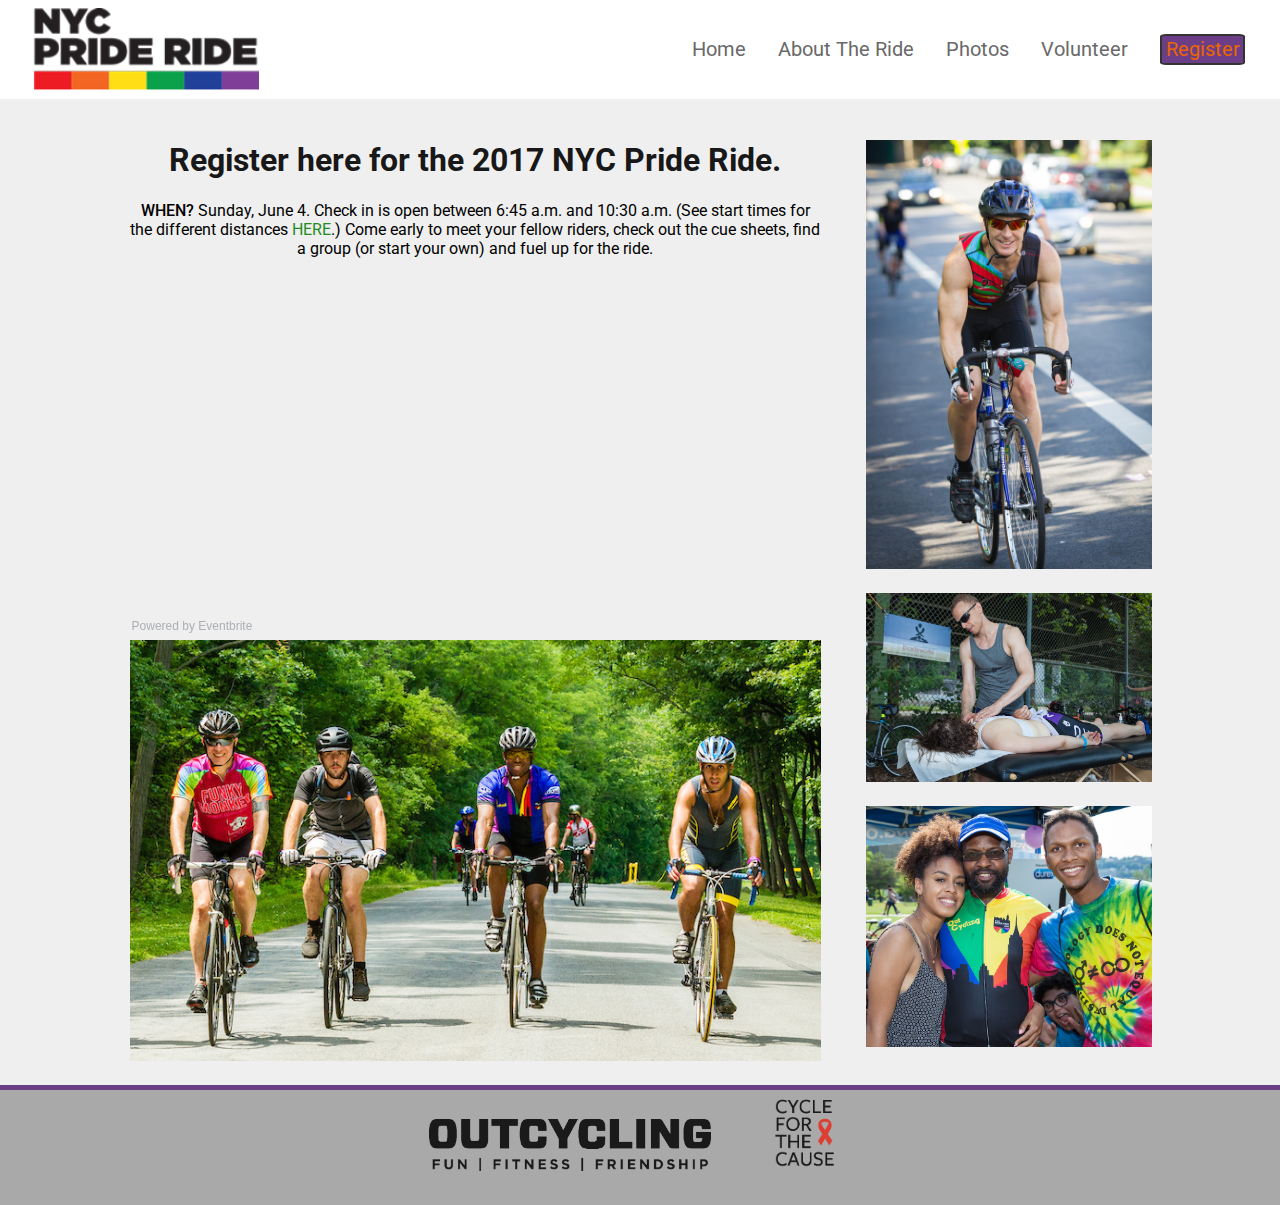
<file: register.html>
<!doctype html>
<html>
    <head>
        <meta charset="utf-8">
        <title>NYC Pride Ride</title>
        <link rel="shortcut icon" href="img/pride1.ico">
        <meta name="viewport" content="width=device-width, initial-scale=1">
        <meta name="viewport" content="width=device-width, initial-scale=1.0, user-scalable=yes" />
        <link rel="stylesheet" href="css/normalize.css">
<link href="https://fonts.googleapis.com/css?family=Roboto:400,500,700" rel="stylesheet">
        <link rel="stylesheet" href="css/main.css">
        
    </head>
    <body id="bodyabout">
    <header id="header" class="clearfix">
        <div id="header-content">
            <a href="/"><img id="logo" src="img/logo-horizontal%202.png"></a>
            <div id="browser_menu">
            <a href="/" class="subRide">Home</a>
            <a href="about.html" class="subRide">About The Ride</a>
            <a href="photos.html" class="subRide photomenu">Photos</a>
            <a href="volunteer.html" class="subRide">Volunteer</a>
            <a href="register.html" class="subRide selected" style="color:rgb(233,102,0)">Register</a>
            </div>
        </div> 
        <div id="photo_submenu">
            <a href="photos2014.html">2014 Photos</a>
            <a href="photos2015.html">2015 Photos</a>
            <a href="photos2016.html">2016 Photos</a>
        </div>
        <div id="mobile_menu">
            <a href="/" class="subRide">Home</a>
            <a href="about.html" class="subRide">About The Ride</a>
            <a href="photos.html" class="subRide mobilephotos">Photos</a>
                <div id="photo_mobilesubmenu">
                    
                    <a href="photos2014.html">2014 Photos</a>
                    <a href="photos2015.html">2015 Photos</a>
                    <a href="photos2016.html">2016 Photos</a>
                        
                </div>
            <a href="volunteer.html" class="subRide">Volunteer</a>
            <a href="register.html" class="subRide selected">Register</a>
        </div>
         
        <div id="nav_lines">
            <p class="hamburger">
            </p>
        </div>    
    </header>
<!--
        <div class="jumbotronregister">
            
            <p id="sunday">Sunday, June 4th</p>
            <p id="c2c">Cycle To Celebrate</p>
            
        </div>
-->
        <div class="main-content-register">
            <div id="upper-content-register">
            <div id="register-text">
                <h1 id="headline-about">Register here for the 2017 NYC Pride Ride.
                </h1>
                <p><span style="font-weight: 500">WHEN? </span>Sunday, June 4. Check in is open between 6:45 a.m. and 10:30 a.m. (See start times for the different distances <a target="_blank" style="color: forestgreen" href="start_times.html">HERE</a>.) Come early to meet your fellow riders, check out the cue sheets, find a group (or start your own) and fuel up for the ride.</p>
            </div>
            
               <div style="width:100%; text-align:left;"><iframe src="//eventbrite.com/tickets-external?eid=31642947909&ref=etckt" frameborder="0" height="315" width="100%" vspace="0" hspace="0" marginheight="5" marginwidth="5" scrolling="auto" allowtransparency="true"></iframe><div style="font-family:Helvetica, Arial; font-size:12px; padding:10px 0 5px; margin:2px; width:100%; text-align:left;" ><a class="powered-by-eb" style="color: #ADB0B6; text-decoration: none;" target="_blank" href="http://www.eventbrite.com/">Powered by Eventbrite</a></div></div>
            
            <div id="tempRegisterPhoto" class="clearfix">    
                <img src="img/slides/NYCPR14/140622_1104_barnett.jpg">
            </div>
<!--
            <div id="jersey" class="clearfix">
                <h2>2017 NYC Pride Ride Jersey</h2>
                <a target="_blank" href="jersey.html" id="jers"><img src="img/jersey-front.jpeg"></a>
                <p style="font-size: 12px">Click image to see larger and sizing.</p>
            </div>
            <div id="lower-reg" >
                <p>Order your 2017 NYC Pride Ride jersey before May 18th and wear it on ride day! Click the jersey image to see larger image and sizing, then order your jersey through EventBrite when purchasing your 2016 Pride Ride entry - or use the Paypal button below to order separately.</p>
                
                <div id="paypal">
                    <p>PAYPAL</p>
                </div>
            </div>
-->
            </div>
            <div id="registerPhotoColumn"> 
            <img src="img/slides/NYCPR15/150602_3962_barnett.jpg">
            <img src="img/slides/NYCPR15/150602_4426_barnett.jpg">
            <img src="img/slides/NYCPR15/150602_4843_barnett (1).jpg">
            
        </div>
        </div>
        
        
        
        
        <div id="logos">
            
            <ul>
<!--                <li><a target="_blank" href="http://www.kindsnacks.com"><img src=img/sponsors/KIND_Logos.png></a></li>-->
<!--                <li><a target="_blank" href="http://www.nextmagazine.com"><img src=img/sponsors/Next-Magazine2.png></a></li>-->
                 
<!--                <li><a target="_blank" href="https://gaycenter.org/"><img src=img/sponsors/thecenterlogo.png></a></li>-->
                 
                <li><a target="_blank" href="http://www.outcycling.org"><img src=img/sponsors/OutCyclingLogo.png></a></li>
                
                <li><a target="_blank" href="http://www.cycleforthecause.org"><img src=img/sponsors/cycle4causelogo.png></a></li>
                
<!--                <li><a target="_blank" href="http://www.mmxnyc.com/"><img src=img/sponsors/MMX_Logo.jpg></a></li>                -->
            </ul>    
        </div>
        
        
        
        <script src="https://code.jquery.com/jquery-1.12.3.js"   integrity="sha256-1XMpEtA4eKXNNpXcJ1pmMPs8JV+nwLdEqwiJeCQEkyc="   crossorigin="anonymous"></script>
        <script src="js/app.js"></script>  
        
<!--        google analytics below-->
        
        <script>
          (function(i,s,o,g,r,a,m){i['GoogleAnalyticsObject']=r;i[r]=i[r]||function(){
          (i[r].q=i[r].q||[]).push(arguments)},i[r].l=1*new Date();a=s.createElement(o),
          m=s.getElementsByTagName(o)[0];a.async=1;a.src=g;m.parentNode.insertBefore(a,m)
          })(window,document,'script','https://www.google-analytics.com/analytics.js','ga');

          ga('create', 'UA-91481277-1', 'auto');
          ga('send', 'pageview');
        </script>        
    </body>  
    
    
</html>
</file>
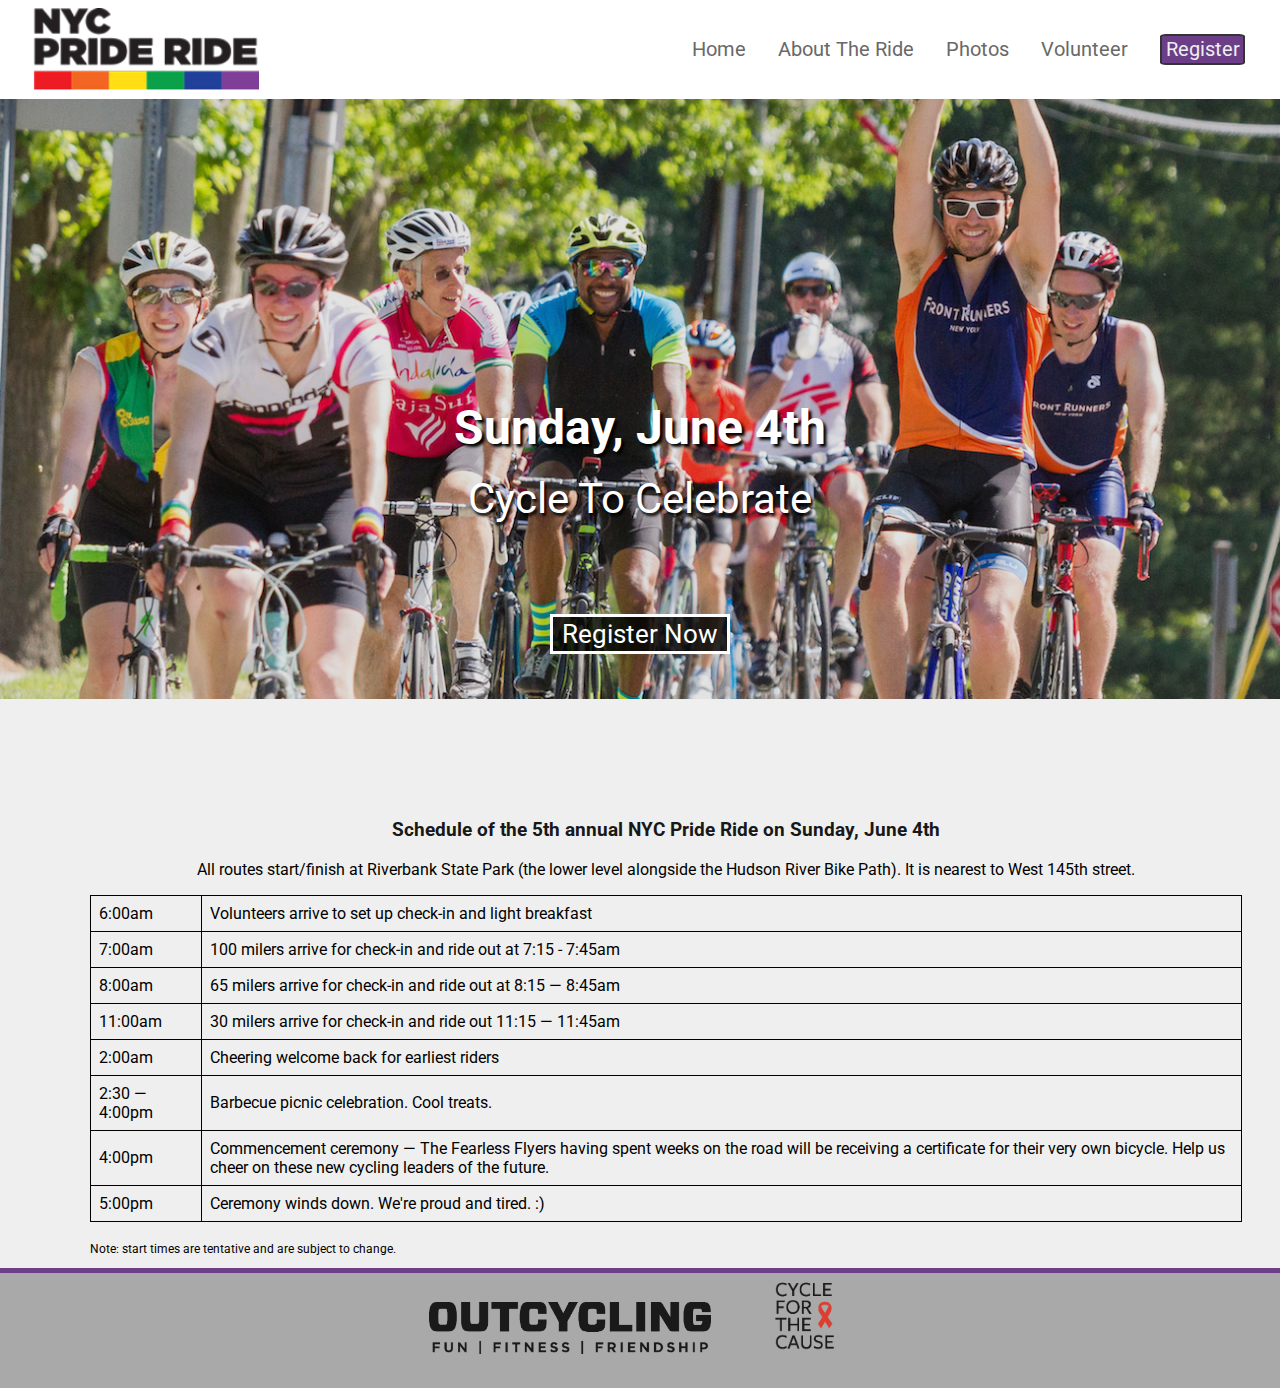
<file: start_times.html>
<!doctype html>
<html>
    <head>
        <meta charset="utf-8">
        <title>NYC Pride Ride</title>
        <link rel="shortcut icon" href="img/pride1.ico">
        <meta name="viewport" content="width=device-width, initial-scale=1">
        <meta name="viewport" content="width=device-width, initial-scale=1.0, user-scalable=yes" />
        <link rel="stylesheet" href="css/normalize.css">
<link href="https://fonts.googleapis.com/css?family=Roboto:400,500,700" rel="stylesheet">
        <link rel="stylesheet" href="css/main.css">
        
    </head>
    <body id="bodyabout">
    <header id="header" class="clearfix">
        <div id="header-content">
            <a href="/"><img id="logo" src="img/logo-horizontal%202.png"></a>
            <div id="browser_menu">
            <a href="/" class="subRide">Home</a>
            <a href="about.html" class="subRide">About The Ride</a>
            <a href="photos.html" class="subRide photomenu">Photos</a>
            <a href="volunteer.html" class="subRide">Volunteer</a>
            <a href="register.html" class="subRide">Register</a>
            </div>
        </div> 
        <div id="photo_submenu">
            <a href="photos2014.html">2014 Photos</a>
            <a href="photos2015.html">2015 Photos</a>
            <a href="photos2016.html">2016 Photos</a>
        </div>
        <div id="mobile_menu">
            <a href="/" class="subRide">Home</a>
            <a href="about.html" class="subRide">About The Ride</a>
            <a href="photos.html" class="subRide mobilephotos">Photos</a>
                <div id="photo_mobilesubmenu">
                    
                    <a href="photos2014.html">2014 Photos</a>
                    <a href="photos2015.html">2015 Photos</a>
                    <a href="photos2016.html">2016 Photos</a>
                        
                </div>
            <a href="volunteer.html" class="subRide">Volunteer</a>
            <a href="register.html" class="subRide">Register</a>
        </div>
         
        <div id="nav_lines">
            <p class="hamburger">
            </p>
        </div>    
    </header>
        <div class="jumbotronabout">
            
            <p id="sunday">Sunday, June 4th</p>
            <p id="c2c">Cycle To Celebrate</p>
            <div class="buttonx">
                <a href="register.html">Register Now</a>
            </div>
        </div>
        <div class="main-content-register">
            <div>
                <h3>Schedule of the 5th annual NYC Pride Ride on Sunday, June 4th</h3>
                <p>All routes start/finish at Riverbank State Park (the lower level alongside the Hudson River Bike Path). It is nearest to West 145th street.</p>
                
                    <table border="1">
                    <tr>
                        <td>6:00am</td>
                        <td>Volunteers arrive to set up check-in and light breakfast</td>
                    </tr>
                    <tr>
                        <td>7:00am</td>
                        <td>100 milers arrive for check-in and ride out at 7:15 - 7:45am</td>
                    </tr>
                    <tr>
                        <td>8:00am</td>
                        <td>65 milers arrive for check-in and ride out at 8:15 — 8:45am</td>
                    </tr>
                    <tr>
                        <td>11:00am</td>
                        <td>30 milers arrive for check-in and ride out 11:15 — 11:45am</td>
                    </tr>
                    <tr>
                        <td>2:00am</td>
                        <td>Cheering welcome back for earliest riders</td>
                    </tr>
                    <tr>
                        <td>2:30 — 4:00pm</td>
                        <td>Barbecue picnic celebration. Cool treats.</td>
                    </tr>
                    <tr>
                        <td>4:00pm</td>
                        <td>Commencement ceremony — The Fearless Flyers having spent weeks on the road will be receiving a certificate for their very own bicycle. Help us cheer on these new cycling leaders of the future.</td>
                    </tr>
                    <tr>
                        <td>5:00pm</td>
                        <td>Ceremony winds down. We're proud and tired. :)</td>
                    </tr>    
                    </table>
                    
                <p style="font-size: 12px; text-align: left">Note: start times are tentative and are subject to change.</p>
            </div>
        </div>
        
    
        
        <div id="logos">
      
            <ul>
<!--                <li><a target="_blank" href="http://www.kindsnacks.com"><img src=img/sponsors/KIND_Logos.png></a></li>-->
<!--                <li><a target="_blank" href="http://www.nextmagazine.com"><img src=img/sponsors/Next-Magazine2.png></a></li>-->
                 
<!--                <li><a target="_blank" href="https://gaycenter.org/"><img src=img/sponsors/thecenterlogo.png></a></li>-->
                 
                <li><a target="_blank" href="http://www.outcycling.org"><img src=img/sponsors/OutCyclingLogo.png></a></li>
                
                <li><a target="_blank" href="http://www.cycleforthecause.org"><img src=img/sponsors/cycle4causelogo.png></a></li>
                
<!--                <li><a target="_blank" href="http://www.mmxnyc.com/"><img src=img/sponsors/MMX_Logo.jpg></a></li>                -->
            </ul>    
        </div>
        
        
        
        <script src="https://code.jquery.com/jquery-1.12.3.js"   integrity="sha256-1XMpEtA4eKXNNpXcJ1pmMPs8JV+nwLdEqwiJeCQEkyc="   crossorigin="anonymous"></script>
        <script src="js/app.js"></script> 
        
<!--        google analytics below-->
        
        <script>
          (function(i,s,o,g,r,a,m){i['GoogleAnalyticsObject']=r;i[r]=i[r]||function(){
          (i[r].q=i[r].q||[]).push(arguments)},i[r].l=1*new Date();a=s.createElement(o),
          m=s.getElementsByTagName(o)[0];a.async=1;a.src=g;m.parentNode.insertBefore(a,m)
          })(window,document,'script','https://www.google-analytics.com/analytics.js','ga');

          ga('create', 'UA-91481277-1', 'auto');
          ga('send', 'pageview');
        </script>        
    </body>  
    
    
</html>
</file>
<file: css/main.css>
/********************************
GENERAL
********************************/

*, *:before, *:after {
  box-sizing: border-box;
}

a {
    text-decoration: none;
    color: dimgrey;
}

a:hover,
a:focus,
.selected {
    color: rgb(233,102,0);
}

body {
    font-family: 'Roboto', sans-serif;
    margin: 0 auto;
    background: #efefef;
    text-align: center;
}

#bodyhome {
        padding-top: 102px;
}

/********************************
SPLASH PAGE
********************************/

#splash::-webkit-scrollbar { 
    display: none; 
}

#main-photo {
    background-image: url("../img/pride_group.jpg");
    background-size: cover;
    -webkit-background-size: cover;
    -moz-background-size: cover;
    -o-background-size: cover;
    background-repeat: no-repeat;
    background-position: 39% 15%;
    height: auto;
    overflow: hidden;
    margin: 0 auto;
    text-align: center;
    color: #fff;
    font-size: 2.4rem;
    position: relative;
}

#main-text {
    background-color: rgba(119, 193, 80, .95);
    position:absolute;
    top: 50%;
    width: 100%;
    font-weight: 500;
    padding: 8px 0 8px;
    letter-spacing: .05em;
}

/*
@keyframes bikemove {
    
    0% {
        left: -60px;
    }
    100%{
        left: 1300px;
    }

}

@-webkit-keyframes bikemove {
    
    0% {
        left: -60px;
    }
    100%{
        left: 1300px;
    }

}

@-moz-keyframes bikemove {
    
    0% {
        left: -60px;
    }
    100%{
        left: 1300px;
    }

}

#bikers {
    height: 32px;
    position: absolute;
    left: 1300px;
    top: 29px;
     animation: bikemove 12s infinite linear;
    -webkit-animation: bikemove 12s infinite linear;
    -moz-animation: bikemove 12s infinite linear;
}
*/

#mainButton {
    background-color: rgba(0,0,0,.7);
}

.button1 {  
    font-size: 1.3em;
    border: 3px white solid; 
    position: absolute;
    left: 0;
    right:0;
    margin-left: auto;
    margin-right: auto;
    width: 200px;
    background: rgba(0,0,0,.4);
    transition: 500ms;
    transition-property: background;
}

.button1 a {
    color: white;
    display: block;
    transition: 500ms;
    transition-property: color;
}

#mainButton:hover {
    border: 2px rgba(0,0,0,.7) solid;
    background-color: rgba(255,255,255,.8);
    transition: 500ms;
}

#mainButton a:hover {
    color: black;
    transition: 500ms;    
}

#arrows {
    position: absolute; /*centering issue with position:absolute*/
    margin-left: auto; /*center the arrows*/
    margin-right: auto; /*center the arrows*/
    left: 0;           /*center the arrows*/
    right: 0;          /*center the arrows*/
    bottom: 31px;
    height: 28px;
    width: 47px;
    cursor: pointer;
    /*background: linear-gradient(rgba(0,0,0,.05),rgba(0,0,0,.05));*/
}


#lower-div {
    margin: 0 auto;
    width: 100%;
    height: 150px;
    background-color: rgb(119, 193, 80);
    text-align: center;
    font-size: 1rem;
    overflow: hidden;
    position: relative;
    display: block;
}


#lower-div img {
    margin-top: 80px;
}

.lower-text {
    width: 80%;
    margin: 15% auto;
}

#arrowsUp {
    z-index: 1000;
    height: 28px;
    width: 47px;
    cursor: pointer;
    position: absolute;
    margin-left: auto; /*center the arrows*/
    margin-right: auto; /*center the arrows*/
    left: 0;           /*center the arrows*/
    right: 0;          /*center the arrows*/  
    top: -40px;
}


/*********************************************
HOME PAGE
*********************************************/
#header {
    position: relative;
    padding: 8px;
    background-color: /*rgba(34,139,34,.25)*/ rgba(255,255,255,1);
    z-index: 100;
    position: fixed;
    width: 100%;
    top: 0;
}

#logo {
    height: 82px;
    z-index: 1000;
    float: left;
    margin-left: 3%;
}

#browser_menu, #photo_submenu {
    display: none;
}

#nav_lines {
    position: relative;
    width: 50px;
    height: 50px;
    margin: 15px 15px 0 0;
    float: right;
    cursor: pointer;
    z-index: 1000;
}

.hamburger {   
    position: absolute;
    right: 12px; 
    bottom: 17px;    
    border-top: 4px black solid;
    box-shadow: 
    0 11px 0 0 black,
    0 22px 0 0 black;
    width: 26px;
    float: right;
/********************3 lines menu*/
}

.hamburger_toggle {
    border-top: 4px rgb(108, 62, 136) solid;
    box-shadow: 
    0 11px 0 0 rgb(108, 62, 136),
    0 22px 0 0 rgb(108, 62, 136);
/********************3 lines menu*/
}

#mobile_menu {
    text-align: center;
    font-size: 1.6rem;
    position: fixed;
    top: 95px;
    left: 0;
    height: 50%;
    width: 100%;
    display: none;
}

#mobile_menu a {
    margin: 0 auto;
    display: block;
    padding: 10px 0 10px;
    color: white;
    text-shadow: -1px 1px 4px black;
    border-bottom: 2px white solid;
    width: 100%;
    transition: all, 500ms;
    background-color: rgb(108, 62, 136);
}

/*
#mobile_menu a[href*="register"]{
    background-color: purple;
}
*/

#mobile_menu a:hover {
    color: black;
    background-color: white;
    text-shadow: none;
    transition: all, 500ms;
}

#mobile_menu .selected{
    color: rgb(255,92,0); 
}

#photo_mobilesubmenu{
    font-size: 1.1rem;
    display: none;
}

#photo_mobilesubmenu a {
    padding: 8px 0 8px;
    background-color: darkolivegreen;
}

.jumbotron {
    background: linear-gradient(rgba(0,0,0,.1),rgba(0,0,0,.1)),url("../img/homephoto.jpg");
    background-position: 20% 30%;
    background-size: cover;
    height: 600px;
    text-align: center;
    margin-top: -51px;
    color: white;
    position: relative;
}

.volunteerjumbotron {
    background: linear-gradient(rgba(0,0,0,.1),rgba(0,0,0,.1)),url("../img/volunteerpage.jpg");
    background-position: 40% 55%;
    background-size: cover;
    height: 600px;
    text-align: center;
    margin-top: -83px;
    color: white;
    position: relative;
}

#sunday {
    padding-top: 300px;
    font-size: 3em; 
    font-weight: 700;
    text-shadow: 3px 3px 3px black;
}

#c2c {
    font-size: 2.6em;
    /*font-weight: 100;*/
    margin-top: -30px;
    text-shadow: 2px 3px 3px black;
}

.buttonx {
    position: absolute;
    left: 0;
    right: 0;
    bottom: 29px;
    margin-left: auto;
    margin-right: auto;
    height: 40px;
    width: 180px;
    border: 3px white solid;
    font-size: 1.6em;
    background-color: rgba(0,0,0,.8);
    display: block;
    transition: all, 500ms;
}

.buttonx a {
    padding-top: 2px;
    color: white;
    display: block; 
    transition: all, 500ms;
}

.buttonx:hover {
    background: rgba(255,255,255,.75);
    border: 3px rgb(0,0,55) solid;
    transition: all, 500ms;
}

.buttonx a:hover {
    color: black;
    transition: all, 500ms;
}

#ky {
    text-align: center;
    padding: 20px 10px;
    color: dimgrey;
    background: white;
}

#ky1 {
    font-size: 59px;
    font-weight: 500;
}

#ky2 {
    font-size: 55px;
    font-weight: 500;
}

#kylogo {
    height: 60px;
    display: inline-block;
    margin: 0px 0 0 12px;
}

#lower-home {
    width: 90%;
    margin: 0 auto;
    text-align: center;
    color: rgb(64,64,64);
}

#lower-home img {
    border-radius: 50%;
    margin: 20px 0 5px;
}

#photo2 li {
    margin-left: 19px;
    text-align:left;
    list-style-type: square;
}

.header {
    font-size: 1.5em;
    font-weight: 500;
    margin-bottom: -14px;
    color: rgb(24,24,24);
}

#lower-home>li,
#lower-home>p,
#lower-home>span {
    line-height: 1.3em;
}

.button2 {
    text-align: center;
    margin-left: auto;
    margin-right: auto;
    height: 40px;
    width: 180px;
    border: 3px white solid;
    font-size: 1.6em;
    background-color: rgba(0,0,0,.25);
    display: block;
    transition: all, 500ms;
}

.button2 a {
    padding-top: 2px;
    color: black;
    display: block; 
    transition: all, 500ms;
}

.button2:hover {
    background: rgba(255,255,255,.75);
    border: 3px rgb(0,0,55) solid;
    transition: all, 500ms;
}

.button2 a:hover {
    color: black;
    transition: all, 500ms;
}

#lower-button {
    background-color: #cdcdcd;
    padding: 10px 0 10px;
    clear:both;
    width: 100%;
    display: block;
}

#logos {
    background-color: darkgrey;
    height: 350px;
/*    margin-top: -17px;*/
    padding: 1px 0 0 0;
    border-top: 5px solid rgb(108, 62, 136);
}

#logos p {
    font-weight: 500;
    margin-top: 1px;
}

#logos ul {
    text-align: center;
    padding: 0;
}

#logos li{
    list-style-type: none;
    margin-bottom: 20px;
}

#logos img{
    height: 67px;
    margin-top: 13px;
}

#logos a[href*="outcycling"] img {
    height: 52px;
    margin-top: 5px;
}

#logos a[href*="cause"] img {
    height: 75px;
    margin-top: 5px;
}

/***********************************************
ABOUT PAGE
************************************************/

#bodyabout {
    /*padding-top: 102px;*/
}

#main-content-about {
    margin: 0 auto;
    width: 92%;
    text-align: left;
    color: rgb(64,64,64);
}

h1,h2,h3 {
    color: rgb(24,24,24);
}

table {
    border-collapse: collapse;
}

tr, td, th {
    border: 1px solid black;
    padding: 8px;
}

.jumbotronabout {
    background: linear-gradient(rgba(0,0,0,.1),rgba(0,0,0,.1)),url("../img/slides/NYCPR16/160612_3488_barnett.jpg");
    background-position: 20% 33%;
    background-size: cover;
    height: 600px;
    text-align: center;
    margin-top: 99px;
    color: white;
    position: relative;
}

#aboutPhotoColumn {
    margin-top: 40px;
}

#aboutPhotoColumn img{
    width: 80%;
    margin-bottom: 20px; 
    
}


/***********************************************
YOUTH PAGE
************************************************/

#body-youth {
/*    padding-top: 136px;*/
    background-color: white;
}

/*#logo-youth {
    height: 65px;
    float: left;
    margin: 0 0 0 5%;
}*/

#browser-menu-youth {
    display: none;
}


.jumbotron-youth {
    background: linear-gradient(rgba(0,0,0,.1),rgba(0,0,0,.1)),url("../img/sloane_youth.jpg");
    background-position: 20% 30%;
    background-size: cover;
    height: 600px;
    text-align: center;
   /* margin-top: -10px;*/
    color: white;
    position: relative;
    width: 100%;
}

#youth-text {
    color: white;
    font-size: 2.6em;
    font-weight: 500;
    background: rgb(55, 89, 145);
}

#lower-youth {
    margin-top: -2px;
    background: white;
}

#about-youth {
    text-align: left;
    width: 90%;
    padding: 4px 0 0 0;
    margin: 16px 0 0 6%;
    background: #efefef;
    float: left;
    color: dimgrey
}

#about-youth h2 {
    color: #232323;
    margin-left: 3px;
}

#about-youth li {
    margin-bottom: 4px;
    margin-right: 3px;
}

#about-youth p {
    margin-left: 5px;
    margin-right: 3px;
}

#about-youth img {
    border-radius: 0;
    width: 96%;
    margin: -10px 10px 0px;
}

#about-youth h4 {
    margin-left: 5px;
    margin-top: -10px;
}

#invest-youth {
    text-align: center;
    color: dodgerblue;
    font-weight: 400;
    font-size: 1.1em;
}

#tax-youth {
    font-size: .7em
}

#youth-grads {
    background: white;
    width: 87%;
    margin: 18px auto 10px;    
}

#grad1 {
    float: left;
    margin: 0 0 14px 0;
}

#youth-grads img {
    border-radius: 50%;
    float: left;
    height: 150px;
    display: inline-block;
}

.info {
    float: left;
    text-align: left;
    width: 45%;
    display: inline-block;
    margin:0 0 5px 20px;
}

.name {
    margin-top: 20px;
    font-weight: 500;
}

.desc {
    display: block;
    margin-top: 125px;
    text-align: left;
}

#long-range-goal {
    float: left;
    background-color: darkorange;
    text-align: left;
    width: 97%;
    margin: -20px auto 20px;
    clear: both;
}

#lrg {
    font-size: 1.3em;
    font-weight: 500;
}

#long-range-goal p {
    padding: 5px 5px 0 5px;
}

.youth-button {
    width: 400px;
}


/***********************************************
PHOTO PAGE - SLIDER!
************************************************/


/********************************************************
VOLUNTEERS 
*******************************************************/   

#volunteers {
    font-size: 3em;
    font-weight: 500;
}

#volunteers-lower {
    text-align: left;
    width: 93%;
    max-width: 1500px;
    margin: 0 auto;
    line-height: 26px
}

/*
input[type="text"] {
    margin-left: 10px;
}

input[type="checkbox"] {
    margin-right: 10px
}

#volsubmit {
    font-weight: 500;
    font-size: 1.4em;
    border: 2px solid black;
    width: 160px;
    margin: 0 0 15px 95px;
}
*/

#volunteer_button {
    display: inline-block;
    margin: 0 auto 5px;
    
}


/********************************************************
REGISTER / 
*******************************************************/ 

.jumbotronregister {
    background: linear-gradient(rgba(0,0,0,.1),rgba(0,0,0,.1)),url("../img/slides/NYCPR16/160612_3488_barnett.jpg");
    background-position: 60% 23%;
    background-size: cover;
    height: 600px;
    text-align: center;
    margin-top: 99px;
    color: white;
    position: relative;
}

.main-content-register {
    margin: 120px 0 1px 7%;
    width: 90%;
}

#register-text {
    margin-bottom: 30px;
}

#eventbrite {
    height: 350px;
    background: lightblue;
    margin-bottom: 10px;
}

#jersey img{
    width: 70%;
    max-width: 300px;
}

.large_jersey {
    width: 100%;
    max-width: 370px;
}

#sizing img{
    width: 100%;
    max-width: 500px;
}

#paypal {
    height: 60px;
    background: lightblue;
    margin: 0 auto 10px; 
}

#order {
    margin-bottom: 40px;
}

table {
    text-align: left;
    margin-bottom: 20px;
}

#registerPhotoColumn {
    margin-top: 20px;
}

#registerPhotoColumn img{
    width: 80%;
    margin-bottom: 20px; 
    
}

#tempRegisterPhoto {
    margin-top: 40px;
}

#tempRegisterPhoto img {
    width: 80%;
}



/*************************
Clearfix
*************************/

.clearfix:after {
  content: " ";
  display: table;
  clear: both;
}

/*****************************************************************
--------------  RESPONSIVE
*******************************************************************/

@media (max-height: 470px){
    
    #main-text {
        top: 40%;
    }
    
    .button1 {
        bottom: 28px; 
    }
    
    #arrows {
        bottom: 12px;
    }
    
    #sunday {
    padding-top: 150px;        
    }
    
    #c2c {
    margin-top: -40px;;
    }
    
    .jumbotron {
        height: 350px;
    }
    
    #mobile_menu {
        height: 120%;
    }
    
    #mobile_menu a {
        padding: 3px 0 3px;
    }
}


@media (min-width: 700px) {
    
    #lowerAboutPage{
        margin: 0 0 0 7%;
    }
 
    #main-content-about {
        float: left;
        width: 60%;
        margin: 0 10px 0 40px;
    }
    
    #aboutPhotoColumn {
        float: left;
        width: 31%;
        max-width: 385px;
    }
    
    #logos {
        clear:both;
    }
    
    #upper-content-register {
        float: left;
        width: 60%;
        margin: 0 10px 0 40px;
    }
    
    #registerPhotoColumn {
        float: left;
        width: 31%;
        max-width: 385px;
    }
    
    #tempRegisterPhoto {
        width: 100%;
        float: left;
        margin: 0 0 20px;
    }
    
    #tempRegisterPhoto img{
        width: 100%;
    }
    
    
}


@media (min-width: 1070px) {
    
    #nav_lines, .hamburger {
        display: none;
    }
    
    #bodyhome  {
        padding-top: 136px;
    }
    
    #header-content {
        margin: 0 auto;
/*        max-width: 1400px;*/
        height: 
    }
    
    #browser_menu {
        display: inline-block;
        float: right;
        font-size: 20px;
/*        margin-top: 30px;*/
    }
    
    #browser_menu a {
        /*text-shadow: 2px 2px 1px #000;*/
        margin-right: 27px;
        display: inline-block;
        line-height: 83px;
    }
    
    #photo_submenu {
/*        display:block;*/
        position: absolute;
        width: 120px;
        right: 220px;
        top: 90px;
        background: #fff;
        
    }
    
    #photo_submenu a{
        display: block;
        line-height: 25px;
    }
    
    #photo_submenu a:first-child{
        padding-top: 10px;
    }
    
    #browser_menu [href*="register"] {
        display: inline-block;
        height: 27px;
        width: 85px;
        line-height: 27px;
        border: 2px solid rgb(52,52,52);
        border-radius: 7%;
        padding-bottom: 27px;
        color: #eee;
        background-color: rgb(108, 62, 136);
        transition: 300ms;
        transition-property: all;
    }
    
    #browser_menu [href*="register"]:hover {
        color: rgb(233,102,0);
        background-color: rgb(88,88,88);
        transition: 300ms;
        transition-property: all;
    }
    
    #lower-home {
        max-width: 1400px;
    }
    
    #mobile_menu {
        display:none;
    }
    
    .jumbotron {
        margin-top: -83px;
    }
    
    .volunteerjumbotron {
        margin-top: -84px;   
    }
    
    .buttonx {
        bottom: 45px;
    }
    
    #photo1,
    #photo2,
    #photo3 {
        float: left;
        width: 30.2%;
        margin: 1.5%;
        display: inline-block;
    }
    
    #photo1 p:not(.header),
    #photo2 p:not(.header),
    #photo3 p:not(.header),
    #photo2 li {
        text-align: left;
        line-height: 20px;
        
    }
    
    #logos {
        margin-top: 0;
        padding-bottom; 40px; 
        height: 120px;
    }
    
    #logos ul {
        width: 90%;
        margin: 0 auto;
    }
    
    #logos li {
        display: inline-block;
        margin: 0 2.6% 0;
    }
    
    #logos img{
/*    height: 42px;*/
        margin-top: 16px;
}
    .hamburger {
        display: none;
    }
        
    #bodyhome  {
        padding-top: 134px;
        text-align: center;
    }
    
    #logo {
        margin-left: 2%;
    }
    
    
/********************************************
YOUTH RESPONSIVE
*********************************************/ 
    
     #browser-menu-youth {
        display: inline-block;
        float: right;
        font-size: 20px;
        margin-top: 30px;
        margin-bottom: -30px;
    }
    
    #browser-menu-youth a {
        margin-right: 17px
    }
        
    #youthwidth {
        max-width: 1400px;
        margin: 0 auto;
    }
    
    #about-youth {
        float: left;
        width: 60%;
        margin-bottom: 20px;
    }
    
    #youth-grads {
        float: left;
        width: 30%;
        padding: 20px 0 0 30px;
    }
    
    #long-range-goal {
        float: left;
        margin:0;
        width: 97%;
    }
    
    #long-range-goal p {
        padding: 5px;
    }
    
    .youth-footer {
        clear: both;
    }
    
    
/********************************************************
REGISTER RESPONSIVE
*******************************************************/   
    
    #jersey {
        width: 40%;
        float: left;
        margin-bottom: 20px;
    } 
    
    #lower-reg {
        float: left;
        width: 54%;
        margin-top: 15px;
    }
    
    #logos {
        clear: both;
    }
    
    #sizing, #order {
        float: left;
        width: 47%;
        margin: 0 9px;
    }
</file>
<file: unitegallery-master/dist/css/unite-gallery.css>
.---------Protection--------{}

.ug-gallery-wrapper, 
.ug-gallery-wrapper *{
	transition: all !important;
	-o-transition: all !important;
	-webkit-transition: all;
	-moz-transition: all !important;
	-ms-transition: all !important;
	max-width:none;
}

.ug-gallery-wrapper{
	z-index:0;
} 

.ug-item-wrapper img{
	width:auto;
	max-width:none;
	margin:0px;
	padding:0px;
}

.ug-videoplayer-wrapper video{
	height:100%;
	width:100%;
}

.---------General_Styles--------{}

.ug-rtl{
	direction:rtl;
}

.ug-gallery-wrapper{
	overflow:hidden;
	position:relative;
	font-family:Arial, Helvetica, sans-serif;
}

.ug-error-message{
	text-align:center;
	padding-top:30px;
	padding-bottom:30px;
	font-size:20px;
	color:#F30D0D;
}

.ug-error-message-wrapper{
	width:100%;
	height:100%;
	border:1px solid black;
}

.ug-gallery-wrapper .ug-canvas-pie{
	position:absolute;
	z-index:4;
}

.ug-gallery-wrapper .ug-progress-bar{
	position:absolute;
	overflow:hidden;
	z-index:4;
}

.ug-gallery-wrapper .ug-progress-bar-inner{
	xposition:absolute;
}

.ug-gallery-wrapper.ug-fullscreen{
	height: 100% !important;
	width: 100% !important;
	max-width:none !important;
	max-height:none !important;
}

.ug-gallery-wrapper.ug-fake-fullscreen{
	position: fixed !important;
	height: auto !important;
	width: auto !important;
	max-width:none !important;
	max-height:none !important;
	margin: 0px !important;
	padding: 0px !important;
	top: 0px !important;
	left: 0px !important;
	bottom: 0px !important;
	right: 0px !important;
	z-index: 999999 !important;
}

.ug-body-fullscreen{
	overflow: hidden !important;
	height: 100% !important;
	width: 100% !important;
	margin:0px !important;
	padding:0px !important;	
}

.ug-gallery-wrapper .ug-preloader-trans{
	display:block;
	height:35px;
	width:32px;
	height:32px;
	background-image:url('../images/loader_skype_trans.gif');
	background-repeat:no-repeat;
}


.--------------SLIDER------------------{}

.ug-gallery-wrapper .ug-slider-wrapper{
	position:absolute;
	overflow:hidden;
	z-index:1;
	background-color:#000000;
}


.ug-slider-wrapper .ug-slide-wrapper{
	position:absolute;
}

.ug-slide-wrapper.ug-slide-clickable{
	cursor:pointer;
}

.ug-slider-wrapper .ug-slider-inner{
	position:absolute;
	z-index:0;
}

.ug-slider-wrapper .ug-item-wrapper{
	position:absolute;
	overflow:hidden;
}

.ug-slider-wrapper,
.ug-item-wrapper img{
	
	-webkit-user-select: none;	/* make unselectable */         
	-moz-user-select: none; 
	-ms-user-select: none;	
	max-width:none !important;
	box-sizing:border-box;
}

.ug-slider-wrapper .ug-slider-preloader{
	position:absolute;
	z-index:1;
	border:2px solid #ffffff;
	border-radius:6px;
	background-color:#ffffff;
	background-position:center center;
	background-repeat:no-repeat;
}

.ug-slider-preloader.ug-loader1{
	width:30px;
	height:30px;
	background-image:url('../images/loader-white1.gif');
}

.ug-slider-preloader.ug-loader1.ug-loader-black{
	background-image:url('../images/loader-black1.gif');	
}
	
.ug-slider-preloader.ug-loader2{
	width:32px;
	height:32px;
	background-image:url('../images/loader-white2.gif');
}

.ug-slider-preloader.ug-loader2.ug-loader-black{
	background-image:url('../images/loader-black2.gif');	
}

.ug-slider-preloader.ug-loader3{
	width:38px;
	height:38px;
	background-image:url('../images/loader-white3.gif');
}

.ug-slider-preloader.ug-loader3.ug-loader-black{
	background-image:url('../images/loader-black3.gif');	
}

.ug-slider-preloader.ug-loader4{
	width:32px;
	height:32px;
	background-image:url('../images/loader-white4.gif');
	background-color:white;
}

.ug-slider-preloader.ug-loader4.ug-loader-black{
	background-image:url('../images/loader-black4.gif');	
}

.ug-slider-preloader.ug-loader5{
	width:60px;
	height:8px;
	background-image:url('../images/loader-white5.gif');
	background-color:white;
	border:none;
	border-radius:0px;
}

.ug-slider-preloader.ug-loader5.ug-loader-black{
	background-image:url('../images/loader-black5.gif');
	border:2px solid #000000;
}

.ug-slider-preloader.ug-loader6{
	width:32px;
	height:32px;
	background-image:url('../images/loader-white6.gif');
}

.ug-slider-preloader.ug-loader6.ug-loader-black{
	background-image:url('../images/loader-black6.gif');	
}

.ug-slider-preloader.ug-loader7{
	width:32px;
	height:10px;
	background-image:url('../images/loader-white7.gif');
	border-width:3px;
	border-radius:3px;
}

.ug-slider-preloader.ug-loader7.ug-loader-black{
	background-image:url('../images/loader-black7.gif');	
}

.ug-slider-preloader.ug-loader-black{
	border-color:#000000;
	background-color:#000000;
}

.ug-slider-preloader.ug-loader-nobg{
	background-color:transparent;
}

.ug-slider-wrapper .ug-button-videoplay{
	position:absolute;
	z-index:2;
	cursor:pointer;	
}

.ug-slider-wrapper .ug-button-videoplay.ug-type-square{	
	width:86px;
	height:66px;
	background-image:url('../images/play-button-square.png');
	background-position:0px -66px;
}

.ug-slider-wrapper .ug-button-videoplay.ug-type-square.ug-button-hover{
	background-position:0px 0px;
}


.ug-slider-wrapper .ug-button-videoplay.ug-type-round{	
	width:76px;
	height:76px;
	background-image:url('../images/play-button-round.png');
	opacity:0.9;
	filter: alpha(opacity = 90);
	transition: all 0.3s ease 0s !important;
}


.ug-slider-wrapper .ug-button-videoplay.ug-type-round.ug-button-hover{
	opacity:1;
	filter: alpha(opacity = 100);
	transition: all 0.3s ease 0s !important;
}


.--------------VIDEO_PLAYER------------------{}

.ug-gallery-wrapper .ug-videoplayer{
	position:absolute;
	z-index:100;	
	background-color:#000000;
	background-image:url('../images/loader-black1.gif');	
	background-repeat:no-repeat;
	background-position:center center;
	box-sizing:border-box;
	-moz-box-sizing:border-box;
}

.ug-videoplayer .ug-videoplayer-wrapper{
	width:100%;
	height:100%;
	background-color:#000000;
	background-image:url('../images/loader-black1.gif');	
	background-repeat:no-repeat;
	background-position:center center;
}


.ug-videoplayer .ug-videoplayer-button-close{
	position:absolute;
	height:64px;
	width:64px;
	background-image:url('../images/button-close.png');
	cursor:pointer;
	z-index:1000;
}


.ug-videoplayer .ug-videoplayer-button-close:hover{
	background-position: 0px -64px;
}

.--------------THUMBS_STRIP------------------{}


.ug-gallery-wrapper .ug-thumbs-strip,
.ug-gallery-wrapper .ug-thumbs-grid{
	position:absolute;
	overflow:hidden;
	
	-webkit-user-select: none;	/* make unselectable */         
	-moz-user-select: none; 
	-ms-user-select: none;
	
	xbackground-color:green;
	z-index:10;
}

.ug-thumbs-strip.ug-dragging{
	xcursor: -webkit-grab;
	xcursor: -moz-grab;
}

.ug-gallery-wrapper .ug-thumbs-strip-inner,
.ug-gallery-wrapper .ug-thumbs-grid-inner{
	position:absolute;
}

.ug-thumb-wrapper.ug-thumb-generated{
	position:absolute;
	overflow:hidden;
	
	-webkit-user-select: none;	/* make unselectable */         
	-moz-user-select: none; 
	-ms-user-select: none;
	
	box-sizing:border-box;
	-moz-box-sizing:border-box;
}


.ug-thumb-wrapper.ug-thumb-generated .ug-thumb-loader,
.ug-thumb-wrapper.ug-thumb-generated .ug-thumb-error{
	position:absolute;
	top:0px;
	left:0px;
	background-repeat:no-repeat;
	background-position:center center;
}

.ug-thumb-wrapper .ug-thumb-border-overlay{
	position:absolute;
	top:0px;
	left:0px;
	z-index:4;
	box-sizing:border-box;
	-moz-box-sizing:border-box;
	border-style:solid;
}

.ug-thumb-wrapper .ug-thumb-overlay{
	position:absolute;
	top:0px;
	left:0px;
	z-index:3;
}

.ug-thumb-wrapper.ug-thumb-generated .ug-thumb-loader-dark{
	background-image:url('../images/loader.gif');
}

.ug-thumb-wrapper.ug-thumb-generated .ug-thumb-loader-bright{
	background-image:url('../images/loader_bright.gif');
}

.ug-thumb-wrapper.ug-thumb-generated .ug-thumb-error{
	background-image:url('../images/not_loaded.png');
}

.ug-thumb-wrapper.ug-thumb-generated img{
	position:absolute;
	z-index:1;
	max-width:none !important;
}

.ug-thumb-wrapper.ug-thumb-generated img.ug-thumb-image-overlay{
	position:absolute;
	z-index:2;
	max-width:none !important;
}


/* bw desaturate effect lightweight */
img.ug-bw-effect{
	filter: grayscale(100%);
    filter: url("data:image/svg+xml;utf8,<svg xmlns=\'http://www.w3.org/2000/svg\'><filter id=\'grayscale\'><feColorMatrix type=\'matrix\' values=\'0.3333 0.3333 0.3333 0 0 0.3333 0.3333 0.3333 0 0 0.3333 0.3333 0.3333 0 0 0 0 0 1 0\'/></filter></svg>#grayscale"); /* Firefox 10+, Firefox on Android */	
	-moz-filter: grayscale(100%);
	-webkit-filter: grayscale(100%); 
}

/* blur effect desaturate effect lightweight */
img.ug-blur-effect{
	
	filter: blur(0.8px); 
	-webkit-filter: blur(0.8px);
	-moz-filter: blur(0.8px);
	-o-filter: blur(0.8px);
	-ms-filter: blur(0.8px);    
    filter: url("data:image/svg+xml;utf8,<svg xmlns=\'http://www.w3.org/2000/svg\'><filter id='blur'><feGaussianBlur stdDeviation=\'0.8\' /></filter></svg>#blur"); /* Firefox 10+, Firefox on Android */
	filter:progid:DXImageTransform.Microsoft.Blur(PixelRadius='0.8');
}

img.ug-sepia-effect{
	-webkit-filter: sepia(1);
	-webkit-filter: sepia(100%); -moz-filter: sepia(100%);
	-ms-filter: sepia(100%); -o-filter: sepia(100%);
	filter: url("data:image/svg+xml;utf8,<svg xmlns=\'http://www.w3.org/2000/svg\'><filter id=\'sepia\'><feColorMatrix values=\'0.14 0.45 0.05 0 0 0.12 0.39 0.04 0 0 0.08 0.28 0.03 0 0 0 0 0 1 0\' /></filter></svg>#sepia"); /* Firefox 10+, Firefox on Android */
	filter: sepia(100%);
	background-color: #5E2612;
	filter: alpha(opacity = 50);
	zoom:1;
}


.--------------BULLETS------------------{}


.ug-gallery-wrapper .ug-bullets{
	position: absolute;
	top:0px;
	left:0px;
	margin:0px;
	padding:0px;
}

.ug-gallery-wrapper .ug-bullets .ug-bullet{
	background-repeat:no-repeat;
	cursor:pointer;
	display:block;
	float:left;
	z-index:2;
}

.ug-gallery-wrapper .ug-bullets .ug-bullet:first-child{
	margin-left:0px;
}


.--------------TEXT_PANEL------------------{}

.ug-gallery-wrapper .ug-textpanel{
	position:absolute;
	overflow:hidden;
}

.ug-slider-wrapper .ug-textpanel{
	z-index:2;
}

.ug-gallery-wrapper .ug-textpanel-bg,
.ug-gallery-wrapper .ug-textpanel-title,
.ug-gallery-wrapper .ug-textpanel-description{
	display:block;
	position:absolute;
	margin:0px;
	padding:0px;
}


.ug-gallery-wrapper .ug-textpanel-bg{
	background-color:#000000;
	opacity:0.4;
	filter: alpha(opacity = 40);
	z-index:1;
}

.ug-textpanel-textwrapper{
	overflow:hidden;
}

.ug-gallery-wrapper .ug-textpanel-title{
	font-size:16px;
	font-weight:bold;
	color:white;
	text-align:left;
	z-index:2;	
}

.ug-gallery-wrapper .ug-textpanel-description{
	font-size:14px;
	color:white;
	text-align:left;
	z-index:3;
}


.--------------ZOOM_PANEL------------------{}

.ug-slider-wrapper .ug-zoompanel{
	position:absolute;
	top:200px;
	left:100px;
}

.ug-zoompanel .ug-zoompanel-button{
    background-repeat: no-repeat;
    cursor:pointer;
    display:block;
}


.--------------ZOOM_PANEL_BUTTONS------------------{}

.ug-gallery-wrapper .ug-arrow-left{
	position:absolute;	
	background-repeat:no-repeat;
	display:block;
	cursor:pointer;
}

.ug-gallery-wrapper .ug-arrow-right{
	position:absolute;
	background-repeat:no-repeat;
	cursor:pointer;
}


.--------------GRID_PANEL_AND_ARROWS------------------{}


.ug-gallery-wrapper .ug-grid-panel{
	position:absolute;
    background-color: #000000;
    xbackground-color: blue;

    z-index:2;
}


.ug-gallery-wrapper .ug-grid-panel .grid-arrow{
	position:absolute;
	background-repeat:no-repeat;
	cursor:pointer;
	z-index:11;
}

.ug-gallery-wrapper .ug-grid-panel .grid-arrow.ug-button-disabled{
	cursor:default;	
}


/* handle tip */
.ug-gallery-wrapper .ug-panel-handle-tip{
	position:absolute;
	z-index:13;
	cursor:pointer;
}

.ug-gallery-wrapper .ug-overlay-disabled{
	position:absolute;
	z-index:100;
	width:100%;
	height:100%;
	background-color:#000000;
	opacity: 0.3;
    filter: alpha(opacity=30);	
	background-image:url('../images/cover-grid.png');
}


.--------------STRIP_PANEL------------------{}

.ug-gallery-wrapper .ug-strip-panel{
	position:absolute;
	background-color:#000000;
	z-index:2;
}

.ug-strip-panel .ug-strip-arrow{
	position:absolute;	
	cursor:pointer;
}

.ug-strip-panel .ug-strip-arrow.ug-button-disabled{
	cursor:default;
}


.ug-strip-panel .ug-strip-arrow-tip{
	position:absolute;
}

.--------------TILES------------------{}

.ug-thumb-wrapper.ug-tile{
	display:block;
	position:absolute;
	box-sizing:border-box;
	-moz-box-sizing:border-box;
	overflow:hidden;
	padding:0px;
	margin:0px;
}

.ug-tile .ug-tile-cloneswrapper{
	position:absolute;
	width:0px;
	height:0px;
	top:0px;
	left:0px;
	overflow:hidden;
	opacity:0;
	filter: alpha(opacity = 90);
}


/* transit something */
/* transit fixed size items */
/* transit image overlay */

.ug-tiles-transit.ug-tiles-transition-active .ug-thumb-wrapper.ug-tile,
.ug-tiles-transit.ug-tiles-transition-active .ug-thumb-wrapper.ug-tile .ug-trans-enabled{
	transition: left 0.7s ease 0s, top 0.7s ease 0s, width 0.7s ease 0s, height 0.7s ease 0s !important;
}


.ug-thumb-wrapper.ug-tile.ug-tile-clickable{
	cursor: pointer;
}

.ug-thumb-wrapper.ug-tile .ug-image-container{
	position:absolute;
	overflow:hidden;
	z-index:1;
	top:0px;
	left:0px;
}

.ug-thumb-wrapper.ug-tile img.ug-thumb-image{

	-webkit-user-select: none;	/* make unselectable */         
	-moz-user-select: none; 
	-ms-user-select: none;	
	max-width:none !important;
	max-height:none !important;

	display:block;	
	border:none;
	padding:0px !important;
	margin:0px !important;
	
	width:auto;
	height:auto;
	position:absolute;
}


.ug-thumb-wrapper.ug-tile .ug-tile-image-overlay{
	position:absolute;
	overflow:hidden;
	z-index:2;
	top:0px;
	left:0px;
}

.ug-thumb-wrapper.ug-tile .ug-tile-image-overlay img{
	width:100%;
	max-width:none !important;	
}

.ug-tiletype-justified .ug-thumb-wrapper.ug-tile .ug-tile-image-overlay img{
	height:100%;
	max-width:none !important;	
}

.ug-thumb-wrapper.ug-tile .ug-tile-icon{
	position:absolute;
	width:38px;
	height:38px;
	background-repeat:no-repeat;
	background-position:0 0;
	xbackground-color:green;
	z-index:6;
	top:1px;
	left:1px;
	cursor:pointer;
}

.ug-thumb-wrapper.ug-tile .ug-tile-icon.ug-icon-link{
	background-image:url('../images/icon-link32.png');	
}

.ug-thumb-wrapper.ug-tile .ug-tile-icon.ug-icon-zoom{
	background-image:url('../images/icon-zoom32.png');	
}

.ug-thumb-wrapper.ug-tile .ug-tile-icon.ug-icon-play{
	background-image:url('../images/icon-play32.png');	
}

.ug-thumb-wrapper.ug-tile .ug-tile-icon:hover{
	background-position:0 -38px;
}


.ug-thumbs-grid .ug-tile-image-overlay img{
	width:auto;
	height:auto;
	position:absolute;
	max-width:none !important;
}

/* text panel on tiles*/

.ug-tile .ug-textpanel{
	z-index: 5;
	cursor:default;
}

.ug-tile.ug-tile-clickable .ug-textpanel{
	cursor:pointer;
}

.ug-tile .ug-textpanel-title{
	font-size:14px;
	font-weight:bold;
}

.--------------CAROUSEL------------------{}

.ug-gallery-wrapper .ug-carousel-wrapper{
	position:absolute;
	overflow:hidden;
}

.ug-gallery-wrapper .ug-carousel-inner{
	position:absolute;
}


.------------------LIGHTBOX---------------------{}

.ug-gallery-wrapper.ug-lightbox{
	display: none;
	position: fixed;
    border: none;
    padding:0px;
    margin:0px;
    outline: invert none medium;
    overflow: hidden;
    top: 0;
    left: 0;
	width: 100%;
    height: 100%;
	max-width:none !important;
	max-height:none !important;
    z-index: 999999;
}

.ug-lightbox .ug-lightbox-top-panel{
	position:absolute;
	z-index:2;
}

.ug-lightbox .ug-lightbox-top-panel-overlay{
	width:100%;
	height:100%;
	position:absolute;
	background-color:#000000;
	opacity:0.4;
	filter: alpha(opacity=40);
}


.ug-lightbox .ug-lightbox-overlay{
	z-index:1;
	width:100%;
	height:100%;
    background-color:#000000;
    opacity:1;
}

.ug-lightbox .ug-slider-wrapper{
	z-index:1;
	xbackground-color:green;
	background-color:transparent !important;
}

.ug-lightbox .ug-textpanel{
	z-index: 2;
}


.ug-lightbox .ug-lightbox-arrow-left,
.ug-lightbox .ug-lightbox-arrow-right{
	position:absolute;
	width:50px;
	height:55px;
	background-repeat:no-repeat;
	background-image:url('../images/lightbox-arrow-left.png');
	background-position:0px 0px;
	z-index:3;
	cursor:pointer;
}

.ug-lightbox .ug-lightbox-arrow-right{
	background-image:url('../images/lightbox-arrow-right.png');
}

.ug-lightbox .ug-lightbox-button-close{
	position:absolute;
	width:36px;
	height:36px;
	background-repeat:no-repeat;
	background-image:url('../images/lightbox-icon-close.png');
	background-position:0px 0px;
	z-index:4;
	cursor:pointer;
}


.ug-lightbox-compact .ug-lightbox-button-close{
	width:45px;
	height:41px;
	background-image:url('../images/lightbox-icon-close-compact2.png');
}


.ug-lightbox .ug-lightbox-arrow-left.ug-arrow-hover,
.ug-lightbox .ug-lightbox-arrow-right.ug-arrow-hover{
	background-position:0px -55px;	
}

.ug-lightbox .ug-lightbox-button-close.ug-button-hover{
	background-position:0px -35px;
}

.ug-lightbox-compact .ug-lightbox-button-close.ug-button-hover{
	background-position:0px -40px;
}

.ug-lightbox .ug-lightbox-numbers{
	position:absolute;
	color:#e5e5e5;
	font-size:12px;
	top:14px;
	left:8px;
	z-index:3;
}

.ug-lightbox-compact .ug-lightbox-numbers{
	font-size: 14px;
	padding-right:5px;
	padding-top:7px;
}

.ug-lightbox .ug-textpanel-title,
.ug-lightbox .ug-textpanel-description{
	font-size: 14px;
	font-weight: normal;
	color: #e5e5e5;
}

.ug-lightbox-compact .ug-textpanel-title,
.ug-lightbox-compact .ug-textpanel-description{
	color:#F3F3F3;
	font-size: 16px;
}

.------------------CATEGORY_TABS---------------------{}

	.ug-tabs-wrapper{
		margin-top:0px;
		margin-bottom:20px;
		text-align:center;
	}

	.ug-tabs-wrapper a.ug-tab{
	    display: inline-block;
		cursor:pointer;
		text-decoration:none;
		color:#ffffff;
		padding-left:8px;
		padding-right:8px;
		padding-top:6px;
		padding-bottom:6px;
		margin-left:5px;
		background-color:#333333;
		border-radius:3px;
		font-size:12px;
		font-weight:normal;
		
		border: 1px solid #969696;
	}
	
	.ug-tabs-wrapper a.ug-tab:hover{
		background-color: #707070 !important;
	}

	.ug-tabs-wrapper a.ug-tab.ug-tab-selected,
	.ug-tabs-wrapper a.ug-tab.ug-tab-selected:hover{
		background-color: #2077A2 !important;
		cursor:default !important;
	}

	.ug-tabs-wrapper a.ug-tab:first-child{
		margin-left:0px !important;
	}


.------------------DEFAULT_SKIN---------------------{}

/* --- arrows -- */

.ug-arrow-left.ug-skin-default,
.ug-arrow-right.ug-skin-default{
	width:15px;
	height:30px;
	background-image:url('../skins/default/slider_arrow_left.png');
	background-position:0px 0px;
}

.ug-arrow-right.ug-skin-default{
	background-image:url('../skins/default/slider_arrow_right.png');
}

.ug-arrow-left.ug-skin-default.ug-arrow-hover,
.ug-arrow-right.ug-skin-default.ug-arrow-hover{
	background-position:0px -30px;
}

.ug-arrow-left.ug-skin-default.ug-arrow-disabled,
.ug-arrow-right.ug-skin-default.ug-arrow-disabled{
	background-position:0px -60px;
}

/* --- bullets -- */

.ug-bullets.ug-skin-default .ug-bullet{
	width:15px;
	height:15px;
	background-image:url('../skins/default/slider_bullets.png');
	background-position:top left;
	margin-left:5px;
}

.ug-bullets.ug-skin-default .ug-bullet.ug-bullet-active{
	background-position:bottom left;
}

.ug-bullets.ug-skin-default.ug-bullets-gray .ug-bullet{ 
	background-image:url('../skins/default/tile_bullets_gray.png');
}

.ug-bullets.ug-skin-default.ug-bullets-blue .ug-bullet{ 
	background-image:url('../skins/default/tile_bullets_blue.png');
}

.ug-bullets.ug-skin-default.ug-bullets-brown .ug-bullet{ 
	background-image:url('../skins/default/tile_bullets_brown.png');
}

.ug-bullets.ug-skin-default.ug-bullets-green .ug-bullet{ 
	background-image:url('../skins/default/tile_bullets_green.png');
}

.ug-bullets.ug-skin-default.ug-bullets-red .ug-bullet{ 
	background-image:url('../skins/default/tile_bullets_red.png');
}

.ug-button-tile-navigation{
	width:36px;
	height:36px;
	background-position:top left;
	cursor:pointer;
	float:left;
}

.ug-button-tile-navigation.ug-button-tile-left{
	background-image:url('../skins/default/tile_button_left.png');
}

.ug-button-tile-navigation.ug-button-tile-right{
	background-image:url('../skins/default/tile_button_right.png');
}

.ug-button-tile-navigation:hover{
	background-position:bottom left;
}

.ug-button-tile-navigation.ug-button-disabled{
	opacity:0.6;
}

.ug-button-tile-navigation.ug-button-disabled:hover{
	background-position:top left;	
}

.ug-button-tile-navigation.ug-button-tile-play{
	background-image:url('../skins/default/tile_button_play_pause.png');
	width:35px;
} 

.ug-button-tile-navigation.ug-button-tile-play.ug-pause-icon{
	background-position:bottom left;
} 

.ug-button-tile-navigation.ug-button-tile-play:hover{
	background-position:top left;
} 

.ug-button-tile-navigation.ug-button-tile-play.ug-pause-icon:hover{
	background-position:bottom left;
} 


/* --- play button -- */

.ug-button-play.ug-skin-default{
	position:absolute;
	background-image:url('../skins/default/button_playpause.png');
    width:14px;
    height:17px;
    cursor:pointer;
	background-position:0px 0px;
}

.ug-button-play.ug-skin-default.ug-button-hover{
	background-position:0px -17px;	
}

.ug-button-play.ug-skin-default.ug-stop-mode{
	background-position:0px -34px;
}

.ug-button-play.ug-skin-default.ug-stop-mode.ug-button-hover{
	background-position:0px -51px;
}

/* --- fullscreen button -- */

.ug-button-fullscreen.ug-skin-default{
	position:absolute;
	background-image:url('../skins/default/button_fullscreen.png');
    width:16px;
    height:16px;
    cursor:pointer;
	background-position:0px 0px;
}

.ug-button-fullscreen.ug-skin-default.ug-button-hover{
	background-position:0px -16px;	
}

.ug-button-fullscreen.ug-skin-default.ug-fullscreenmode{
	background-position:0px -32px;
}

.ug-button-fullscreen.ug-skin-default.ug-fullscreenmode.ug-button-hover{
	background-position:0px -48px;
}


/* --- zoom panel --- */

.ug-zoompanel.ug-skin-default .ug-zoompanel-button{
    background-repeat: no-repeat;
    cursor:pointer;
    height: 23px;
    width: 23px;
    margin-top:5px;
    background-position: 0px 0px;	
}

.ug-zoompanel.ug-skin-default .ug-zoompanel-plus{
	margin-top:0px;
}

.ug-zoompanel.ug-skin-default .ug-zoompanel-plus{
	background-image:url('../skins/default/icon_zoom_plus.png');
}

.ug-zoompanel.ug-skin-default .ug-zoompanel-minus{
	background-image:url('../skins/default/icon_zoom_minus.png');
}

.ug-zoompanel.ug-skin-default .ug-zoompanel-return{
	background-image:url('../skins/default/icon_zoom_back.png');
}

.ug-zoompanel.ug-skin-default .ug-zoompanel-button.ug-button-hover{
    background-position: 0px -23px;
}

.ug-zoompanel.ug-skin-default .ug-zoompanel-button-disabled,
.ug-zoompanel.ug-skin-default .ug-zoompanel-button.ug-button-hover.ug-zoompanel-button-disabled{
    background-position: 0px -46px;
    cursor:default;
}


/* --- Grid Panel Arrows -- */

/*--- down arrow ---*/

.ug-gallery-wrapper .ug-grid-panel .grid-arrow-down.ug-skin-default{
	width:30px;
	height:15px;
	background-position:0px 0px;	
	background-image:url('../skins/default/arrow_grid_down.png');
}

.ug-gallery-wrapper .ug-grid-panel .grid-arrow-down.ug-skin-default.ug-button-hover{
	background-position:0px -15px;
}

.ug-gallery-wrapper .ug-grid-panel .grid-arrow-down.ug-skin-default.ug-button-hover.ug-button-disabled,
.ug-gallery-wrapper .ug-grid-panel .grid-arrow-down.ug-skin-default.ug-button-disabled{
	background-position:0px -30px;
}


/*--- up arrow ---*/

.ug-gallery-wrapper .ug-grid-panel .grid-arrow-up.ug-skin-default{
	width:30px;
	height:15px;
	background-position:0px 0px;	
	background-image:url('../skins/default/arrow_grid_up.png');
}

.ug-gallery-wrapper .ug-grid-panel .grid-arrow-up.ug-skin-default.ug-button-hover{
	background-position:0px -15px;	
}

.ug-gallery-wrapper .ug-grid-panel .grid-arrow-up.ug-skin-default.ug-button-hover.ug-button-disabled,
.ug-gallery-wrapper .ug-grid-panel .grid-arrow-up.ug-skin-default.ug-button-disabled{
	background-position:0px -30px;
}

/*--- left arrow ---*/

.ug-gallery-wrapper .ug-grid-panel .grid-arrow-left.ug-skin-default{
	width:40px;
	height:40px;
	background-position:0px -40px;
	background-image:url('../skins/default/grid_arrow_left.png');
}

.ug-gallery-wrapper .ug-grid-panel .grid-arrow-left.ug-skin-default.ug-button-hover{
	background-position:0px -0px;
}

.ug-gallery-wrapper .ug-grid-panel .grid-arrow-left.ug-skin-default.ug-button-hover.ug-button-disabled,
.ug-gallery-wrapper .ug-grid-panel .grid-arrow-left.ug-skin-default.ug-button-disabled{
	background-position:0px -80px;
}

/*--- right arrow ---*/

.ug-gallery-wrapper .ug-grid-panel .grid-arrow-right.ug-skin-default{
	width:40px;
	height:40px;
	background-position:0px -40px;	
	background-image:url('../skins/default/grid_arrow_right.png');
}

.ug-gallery-wrapper .ug-grid-panel .grid-arrow-right.ug-skin-default.ug-button-hover{
	background-position:0px -0px;
}

.ug-gallery-wrapper .ug-grid-panel .grid-arrow-right.ug-skin-default.ug-button-hover.ug-button-disabled,
.ug-gallery-wrapper .ug-grid-panel .grid-arrow-right.ug-skin-default.ug-button-disabled{
	background-position:0px -80px;
}

/*--- left arrow - horizontal panel type ---*/

.ug-gallery-wrapper .ug-grid-panel .grid-arrow-left-hortype.ug-skin-default{
	width:15px;
	height:30px;
	background-image:url('../skins/default/slider_arrow_left.png');
	background-position:0px 0px;
}

.ug-gallery-wrapper .ug-grid-panel .grid-arrow-left-hortype.ug-skin-default.ug-button-hover{
	background-position:0px -30px;
}

.ug-gallery-wrapper .ug-grid-panel .grid-arrow-left-hortype.ug-skin-default.ug-button-hover.ug-button-disabled,
.ug-gallery-wrapper .ug-grid-panel .grid-arrow-left-hortype.ug-skin-default.ug-button-disabled{
	background-position:0px -60px;
}


/*--- right arrow - horizontal panel type ---*/

.ug-gallery-wrapper .ug-grid-panel .grid-arrow-right-hortype.ug-skin-default{
	width:15px;
	height:30px;
	background-image:url('../skins/default/slider_arrow_right.png');
	background-position:0px 0px;
}

.ug-gallery-wrapper .ug-grid-panel .grid-arrow-right-hortype.ug-skin-default.ug-button-hover{
	background-position:0px -30px;
}

.ug-gallery-wrapper .ug-grid-panel .grid-arrow-right-hortype.ug-skin-default.ug-button-hover.ug-button-disabled,
.ug-gallery-wrapper .ug-grid-panel .grid-arrow-right-hortype.ug-skin-default.ug-button-disabled{
	background-position:0px -60px;
}


/* --- Strip Panel Arrows -- */

/* left and right arrows */

.ug-strip-panel .ug-strip-arrow-left.ug-skin-default,
.ug-strip-panel .ug-strip-arrow-right.ug-skin-default{
	width:25px;
	height:50px;
}

.ug-strip-panel .ug-strip-arrow-left.ug-skin-default .ug-strip-arrow-tip,
.ug-strip-panel .ug-strip-arrow-right.ug-skin-default .ug-strip-arrow-tip{
	background-position:0px 0px;
	background-repeat:no-repeat;
	width:4px;
	height:7px;
}

.ug-strip-panel .ug-strip-arrow-left.ug-skin-default .ug-strip-arrow-tip{
	background-image:url('../skins/default/arrows_strip_left.png');
}

.ug-strip-panel .ug-strip-arrow-right.ug-skin-default .ug-strip-arrow-tip{
	background-image:url('../skins/default/arrows_strip_right.png');	
}

.ug-strip-panel .ug-strip-arrow-left.ug-skin-default.ug-button-hover .ug-strip-arrow-tip,
.ug-strip-panel .ug-strip-arrow-right.ug-skin-default.ug-button-hover .ug-strip-arrow-tip{
	background-position:0px -7px;
}


/* up and down arrows */

.ug-strip-panel .ug-strip-arrow-up.ug-skin-default,
.ug-strip-panel .ug-strip-arrow-down.ug-skin-default{
	height:25px;
	width:50px;
}

.ug-strip-panel .ug-strip-arrow-up.ug-skin-default .ug-strip-arrow-tip,
.ug-strip-panel .ug-strip-arrow-down.ug-skin-default .ug-strip-arrow-tip{
	background-position:0px 0px;
	background-repeat:no-repeat;
	width:7px;
	height:4px;
}

.ug-strip-panel .ug-strip-arrow-up.ug-skin-default .ug-strip-arrow-tip{
	background-image:url('../skins/default/arrows_strip_up.png');
}

.ug-strip-panel .ug-strip-arrow-down.ug-skin-default .ug-strip-arrow-tip{
	background-image:url('../skins/default/arrows_strip_down.png');	
}

.ug-strip-panel .ug-strip-arrow-up.ug-skin-default.ug-button-hover .ug-strip-arrow-tip,
.ug-strip-panel .ug-strip-arrow-down.ug-skin-default.ug-button-hover .ug-strip-arrow-tip{
	background-position:-7px 0px;
}

.ug-strip-panel .ug-strip-arrow.ug-skin-default.ug-button-disabled .ug-strip-arrow-tip{
	background-position:0px 0px;
	opacity:0.5;
	filter: alpha(opacity = 50);
}


/* --- Panel Handle Tip -- */

/* left and right handle */
.ug-gallery-wrapper .ug-handle-tip-left.ug-skin-default,
.ug-gallery-wrapper .ug-handle-tip-right.ug-skin-default{
	width:22px;
	height:36px;
	background-image:url('../skins/default/grid_handle_black_left.png');
	background-repeat:no-repeat;
	background-position:0px -36px;
}

.ug-gallery-wrapper .ug-handle-tip-right.ug-skin-default{
	background-image:url('../skins/default/grid_handle_black_right.png');
	background-position:0px -36px;
}

.ug-gallery-wrapper .ug-handle-tip-left.ug-button-hover.ug-skin-default,
.ug-gallery-wrapper .ug-handle-tip-right.ug-button-hover.ug-skin-default{
	background-position:0px -0px;	
}

.ug-gallery-wrapper .ug-handle-tip-left.ug-skin-default.ug-button-closed,
.ug-gallery-wrapper .ug-handle-tip-right.ug-skin-default.ug-button-closed{
	background-position:0px -108px;
}

.ug-gallery-wrapper .ug-handle-tip-left.ug-skin-default.ug-button-closed.ug-button-hover,
.ug-gallery-wrapper .ug-handle-tip-right.ug-skin-default.ug-button-closed.ug-button-hover{
	background-position:0px -72px;
}


/* top and bottom handle */

.ug-gallery-wrapper .ug-handle-tip-top.ug-skin-default,
.ug-gallery-wrapper .ug-handle-tip-bottom.ug-skin-default{	
	width:36px;
	height:22px;
	background-image:url('../skins/default/grid_handle_black_top.png');
	background-repeat:no-repeat;
	background-position:-36px 0px;
}

.ug-gallery-wrapper .ug-handle-tip-bottom.ug-skin-default{
	background-image:url('../skins/default/grid_handle_black_bottom.png');
	background-position:-36px 0px;
}

.ug-gallery-wrapper .ug-handle-tip-top.ug-skin-default.ug-button-hover,
.ug-gallery-wrapper .ug-handle-tip-bottom.ug-skin-default.ug-button-hover{
	background-position:0px 0px;	
}

.ug-gallery-wrapper .ug-handle-tip-top.ug-skin-default.ug-button-closed,
.ug-gallery-wrapper .ug-handle-tip-bottom.ug-skin-default.ug-button-closed{
	background-position:-108px 0px;
}

.ug-gallery-wrapper .ug-handle-tip-top.ug-skin-default.ug-button-closed.ug-button-hover,
.ug-gallery-wrapper .ug-handle-tip-bottom.ug-skin-default.ug-button-closed.ug-button-hover{
	background-position:-72px 0px;
}
</file>
